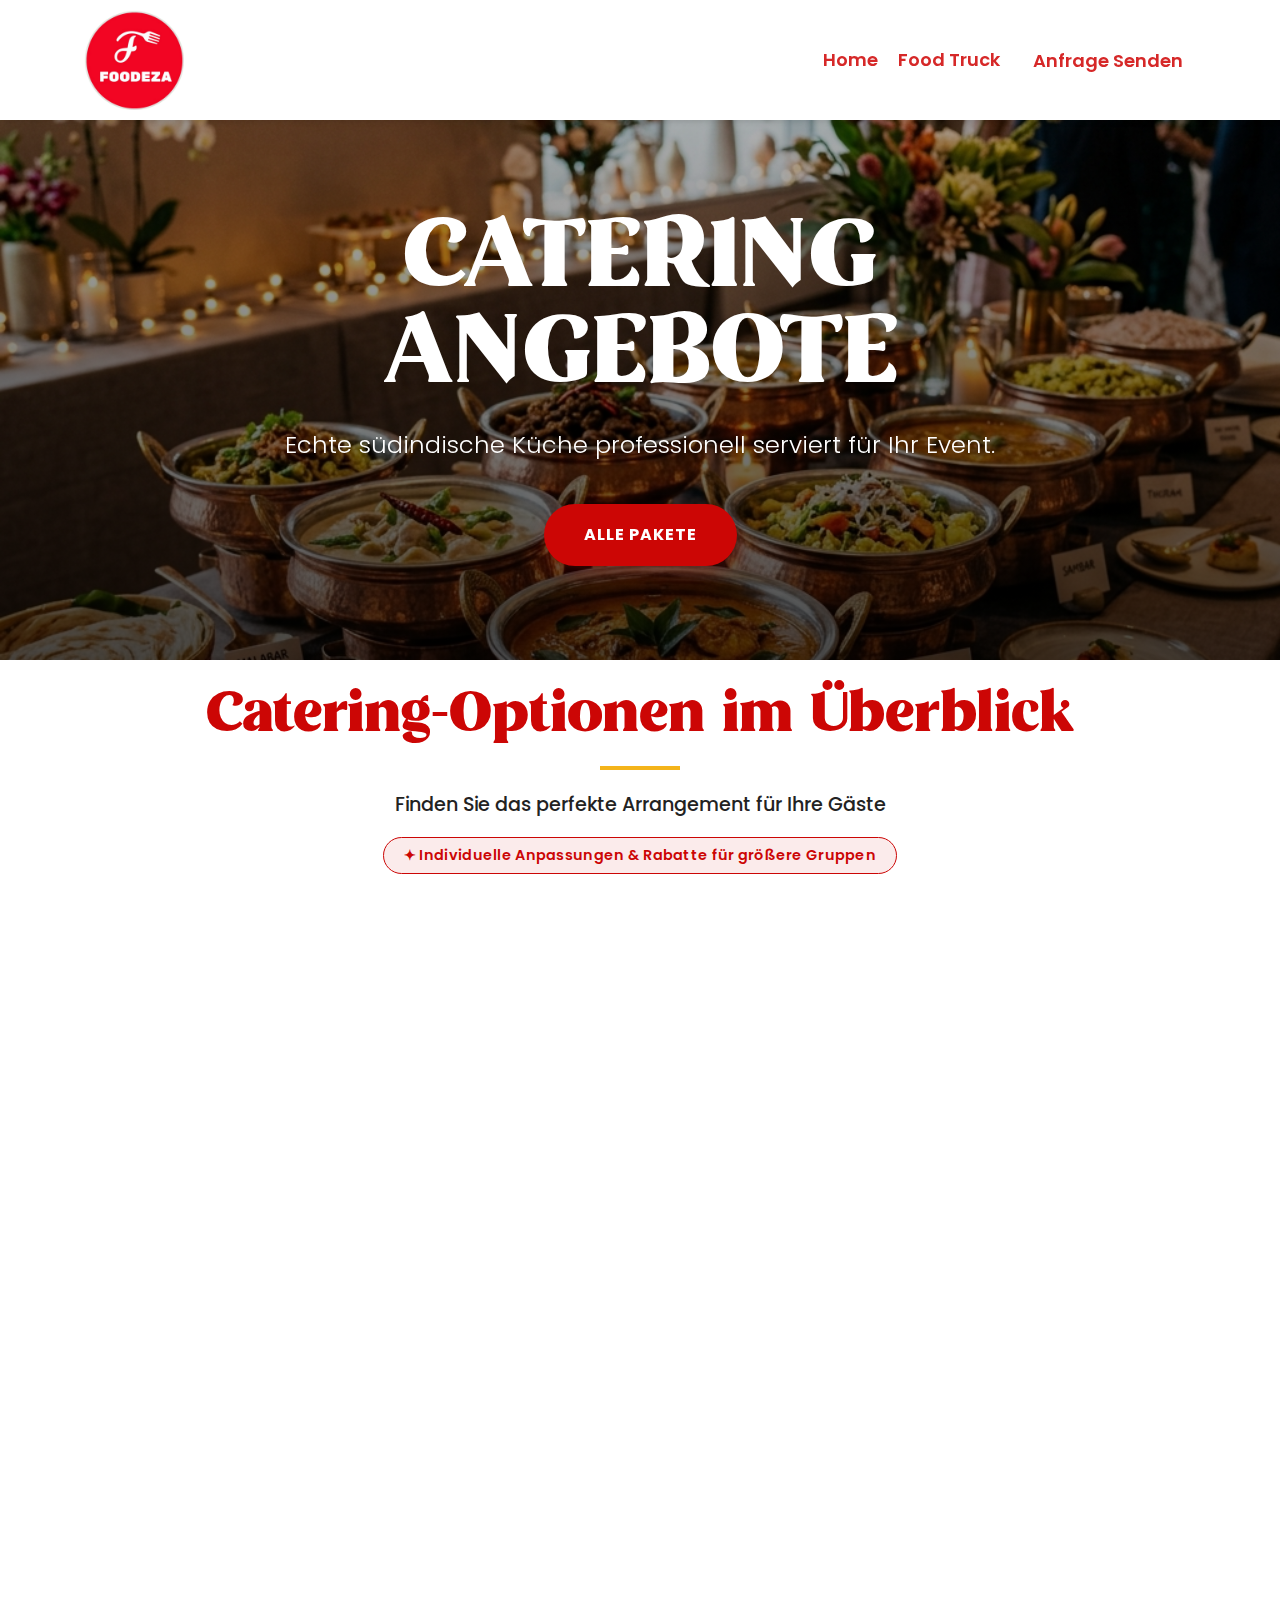
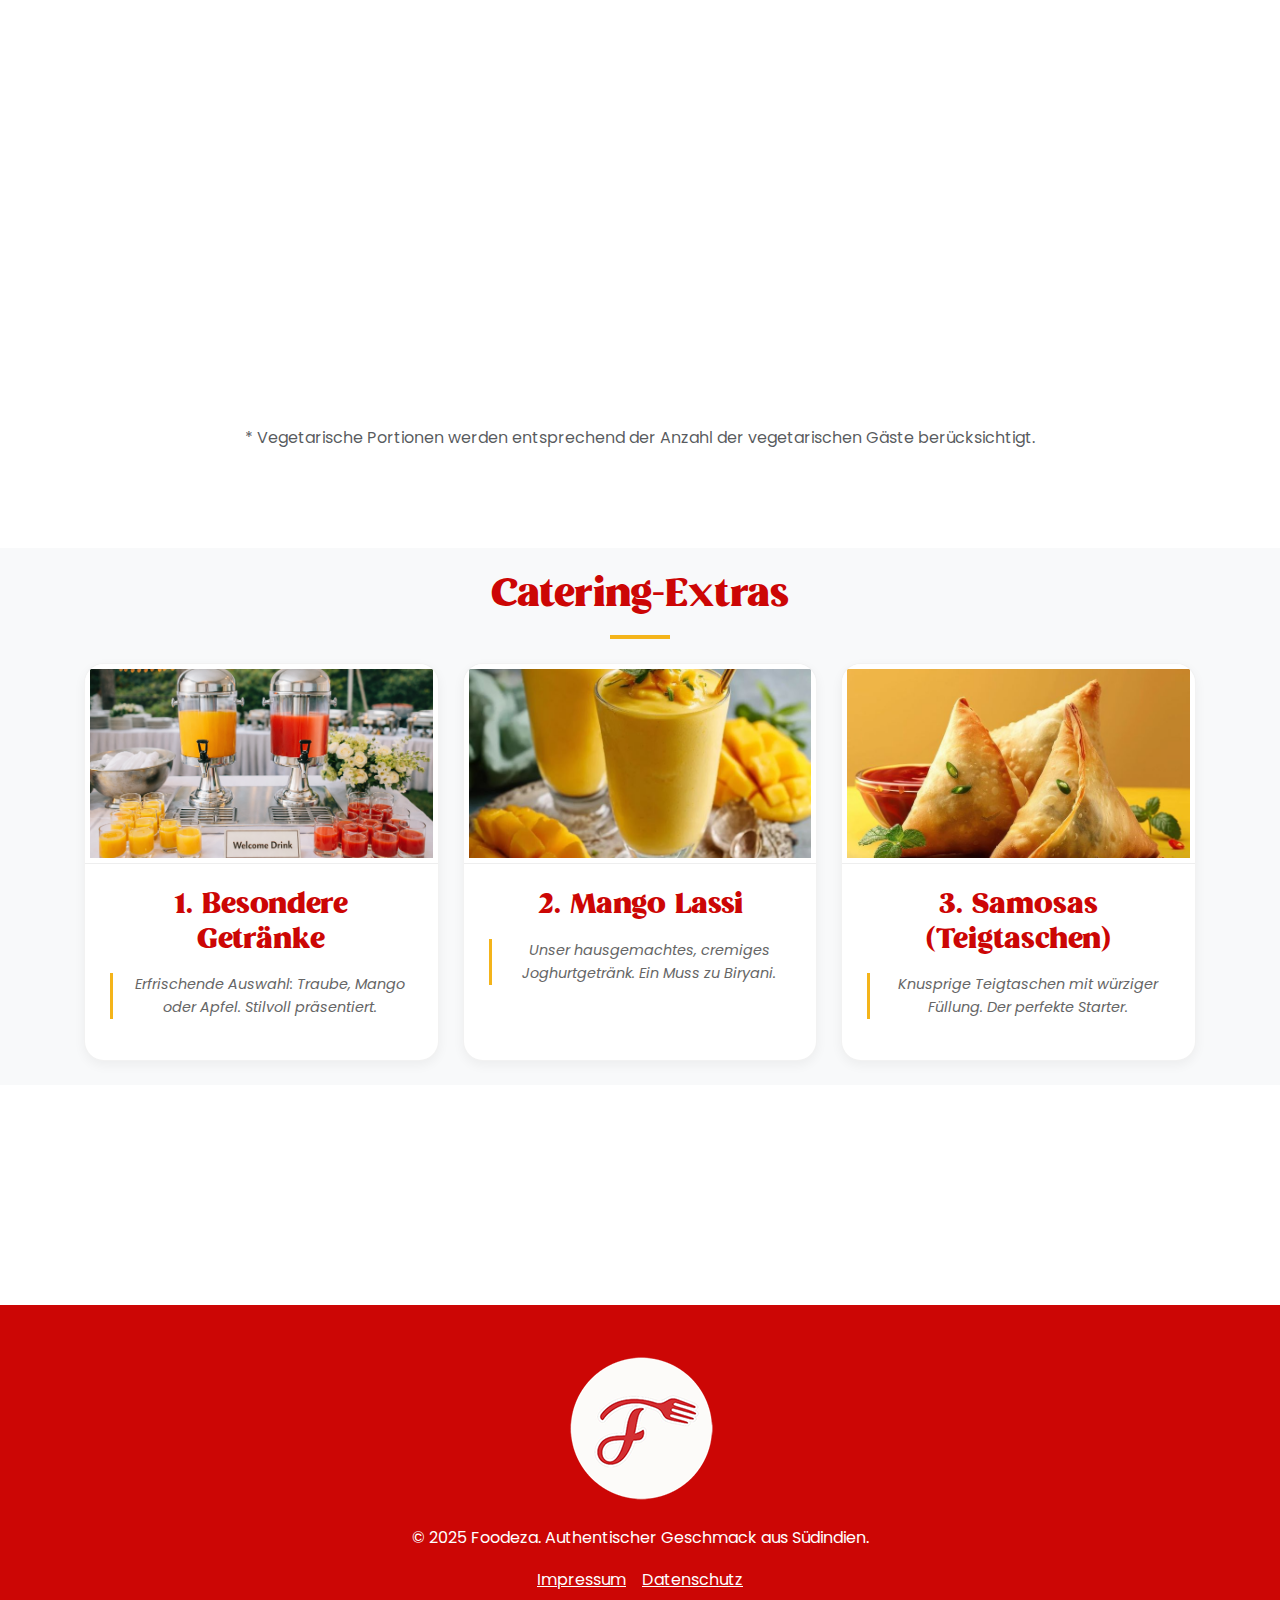
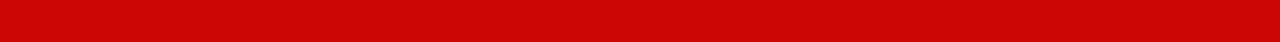
<file: catering/index.html>
<!DOCTYPE html>
<html lang="de">

<head>
    <meta charset="UTF-8">
    <meta name="viewport" content="width=device-width, initial-scale=1.0">
    <title>Catering Angebote | Foodeza</title>
    <meta name="description"
        content="Premium Catering von Foodeza: Authentische südindische Küche in Silver, Gold und Diamond Paketen. Perfekt für Firmen-Events, Hochzeiten und private Feiern.">
    <meta property="og:title" content="Exklusives Catering | Südindische Spezialitäten von Foodeza">
    <meta property="og:description"
        content="Wählen Sie aus unseren kuratierten Catering-Paketen. Authentische Aromen, professioneller Service.">
    <meta property="og:image" content="../images/catering_hero.png">
    <link rel="canonical" href="https://foodeza.de/catering/index.html">

    <!-- Fonts & Icons -->
    <link href="https://fonts.googleapis.com/css2?family=Poppins:wght@300;400;600;700;800&display=swap"
        rel="stylesheet">
    <link rel="stylesheet" href="https://cdnjs.cloudflare.com/ajax/libs/font-awesome/6.4.0/css/all.min.css">
    <link rel="stylesheet" href="https://unpkg.com/aos@next/dist/aos.css" />
    <link rel="icon" type="image/x-icon" href="../images/favicon.ico">

    <!-- Custom CSS -->
    <link rel="stylesheet" href="../css/style.css">
    <link rel="stylesheet" href="../css/bootstrap.5.3.7.css">
    <link rel="stylesheet" href="catering.css">
</head>

<body>

    <!-- Header -->
    <header class="header">
        <div class="container d-flex justify-content-between align-items-center">
            <div class="menu-center m-0">
                <a href="../index.html" title="Foodeza"><img class="main-logo" src="../images/foodeza_main_logo.png"
                        alt="Foodeza" style="max-width: 100px;" /></a>
            </div>
            <nav class="d-none d-lg-block">
                <ul class="menu-list mb-0">
                    <li><a href="../index.html">Home</a></li>
                    <li><a href="../foodtruck">Food Truck</a></li>
                    <li><a href="https://forms.gle/8ueUUB2KLP9kPpDHA" target="_blank"
                            class="btn btn-2 hover-slide-down"><span>Anfrage Senden</span></a></li>
                </ul>
            </nav>
        </div>
    </header>

    <!-- Hero Section -->
    <section class="catering-hero">
        <div class="hero-bg-desktop d-none d-md-block" style="background-image: url('../images/catering_hero.png');">
        </div>
        <div class="hero-bg-mobile d-md-none" style="background-image: url('../images/welcome_drinks_hero.png');"></div>
        <div class="hero-content" data-aos="fade-up">
            <h1>Catering Angebote</h1>
            <p>Echte südindische Küche professionell serviert für Ihr Event.</p>
            <a href="#offers" class="btn-premium">Alle Pakete</a>
        </div>
    </section>

    <!-- Packages Section -->
    <section id="offers" class="py-4">
        <div class="container">
            <div class="section-title">
                <h2>Catering-Optionen im Überblick</h2>
                <div class="divider"></div>
                <p>Finden Sie das perfekte Arrangement für Ihre Gäste</p>
                <p class="mt-3">
                    <span style="display: inline-block; background: rgba(204,6,5,0.08); border: 1.5px solid var(--primary-red); color: var(--primary-red); border-radius: 50px; padding: 6px 20px; font-size: 0.9rem; font-weight: 600; letter-spacing: 0.02em;">
                        ✦ Individuelle Anpassungen &amp; Rabatte für größere Gruppen
                    </span>
                </p>
            </div>



            <div class="packages-grid">
                <!-- Basic Selection -->
                <div class="package-card" data-aos="fade-up" data-aos-delay="100">

                    <h3>🌿 Basis</h3>
                    <p class="package-desc">Einfach. Begrenzte Auswahl.</p>
                    <ul class="package-features">
                        <li><strong>Vorspeise:</strong> Snacks Teller <small>(Cutlet, Samosa, Salat)</small></li>
                        <li><strong>Hauptgericht:</strong> Biryani (Chicken & Veg)</li>
                        <li><strong>Dessert:</strong> Mango Crema mit Eis</li>
                        <li><strong>Inklusive:</strong> Raita, indische Pickles & Papadam</li>
                    </ul>
                    <a href="https://docs.google.com/forms/d/e/1FAIpQLScETcjzCbGxSve4xb0D5eq-P-7_ea_l_bInjPaNt3oKUpyqaw/viewform?usp=pp_url&entry.ENTRY_ID_HERE=Basis+Paket" target="_blank" class="btn-premium btn-outline">Paket Anfragen</a>
                </div>

                <!-- Classic Buffet -->
                <div class="package-card premium" data-aos="fade-up" data-aos-delay="200">
                    <span class="package-badge">Unsere Empfehlung</span>

                    <h3>✨ Klassik</h3>
                    <p class="package-desc">Ausgewogen. Am beliebtesten.</p>
                    <ul class="package-features">
                        <li><strong>Vorspeise:</strong> Snacks Teller <small>(Cutlet, Samosa, Salat)</small></li>
                        <li><strong>Hähnchengericht:</strong> Butter Chicken</li>
                        <li><strong>Veggie-Gericht:</strong> Paneer Butter Masala</li>
                        <li><strong>Hauptgericht:</strong> Chicken Biryani</li>
                        <li><strong>Dessert:</strong> Gulab Jamun oder Mango Crema <small>(+ Eis)</small></li>
                        <li><strong>Inklusive:</strong> Raita, indische Pickles & Papadam <br> Naan, Rice</li>
                    </ul>
                    <a href="https://docs.google.com/forms/d/e/1FAIpQLScETcjzCbGxSve4xb0D5eq-P-7_ea_l_bInjPaNt3oKUpyqaw/viewform?usp=pp_url&entry.ENTRY_ID_HERE=Klassik+Paket" target="_blank" class="btn-premium">Paket Anfragen</a>
                </div>

                <!-- Premium Menu -->
                <div class="package-card" data-aos="fade-up" data-aos-delay="300">


                    <h3>👑 Premium</h3>
                    <p class="package-desc">Das volle Erlebnis. Inklusive Mango Lassi. Mehr Vielfalt.</p>
                    <ul class="package-features">
                        <li><strong>Gemischte Vorspeise</strong>
                            Special Snacks Teller <small>(Cutlet, Samosa, süßer traditioneller Snack &
                                Salat)</small><br>
                            Appam & Stew (Veg & Beef)
                        </li>
                        <li><strong>Hähnchengerichte</strong> Butter Chicken (mild)<br>Chili Chicken</li>
                        <li><strong>Veggie-Gerichte</strong> Paneer Butter Masala<br>Dal Spinat <small>(vegan)</small>
                        </li>
                        <li><strong>Premium Biryani:</strong> Chicken Biryani oder Prawn Biryani</li>
                        <li><strong>Dessert:</strong> Gulab Jamun mit Eis <br> Karotten-Halwa mit Eis</li>
                        <li><strong>Inklusive</strong>
                            - Raita, indische Pickles (z.B. Zitrone, Datteln) & Papadam<br>
                            - Naan, Rice<br> <br>
                            <strong style="color: var(--primary-red);">Mango Lassi für alle Gäste</strong>
                        </li>
                    </ul>
                    <a href="https://docs.google.com/forms/d/e/1FAIpQLScETcjzCbGxSve4xb0D5eq-P-7_ea_l_bInjPaNt3oKUpyqaw/viewform?usp=pp_url&entry.ENTRY_ID_HERE=Premium+Paket" target="_blank" class="btn-premium btn-outline">Paket Anfragen</a>
                </div>
            </div>



            <div class="text-center mt-5">
                <p class="text-muted italic">* Vegetarische Portionen werden entsprechend der Anzahl der vegetarischen
                    Gäste berücksichtigt.</p>
            </div>

            <!-- Centralized Menu Details, Add-ons & Comparison Toggle -->
            <div class="text-center mt-4" data-aos="fade-up">
                <div class="d-flex flex-wrap justify-content-center gap-3 align-items-center">
                    <a href="menu.html" class="btn-premium btn-outline"
                        style="border-radius: 50px; padding: 10px 30px; text-decoration: none;">
                        <i class="fas fa-utensils me-2"></i> Menü-Details ansehen
                    </a>
                    <a href="#addons" class="btn-premium btn-outline"
                        style="border-radius: 50px; padding: 10px 30px; text-decoration: none;">
                        <i class="fas fa-sparkles me-2"></i> Extras: Getränke & Snacks
                    </a>
                    <button id="btn-toggle-comparison" class="btn-premium btn-outline"
                        style="border-radius: 50px; padding: 10px 30px;">
                        <i class="fas fa-layer-group me-2"></i> Catering-Pakete im Vergleich
                    </button>
                </div>
            </div>
        </div>
    </section>

    <!-- Package Comparison Section -->
    <section id="comparison-section" class="bg-white py-4" style="display: none;">
        <div class="container">
            <div class="section-title text-center mb-4" data-aos="fade-up">
                <h2 style="font-family: var(--font-display); color: var(--primary-red); font-size: 2.5rem;">
                    Catering-Pakete im Vergleich</h2>
                <div class="divider" style="width: 60px; height: 4px; background: var(--gold); margin: 15px auto;">
                </div>
            </div>

            <div class="table-responsive" data-aos="fade-up">
                <table class="table comparison-table">
                    <thead>
                        <tr>
                            <th>Leistungen im Überblick</th>
                            <th class="text-center">Basis</th>
                            <th class="text-center highlight"
                                style="background: rgba(244,180,26,0.1) !important; color: var(--gold) !important; font-weight: 800; border: 2px solid var(--gold);">
                                Klassik ★</th>
                            <th class="text-center">Premium</th>
                        </tr>
                    </thead>
                    <tbody>
                        <tr>
                            <td><strong>Vorspeisen (Appetizers)</strong></td>
                            <td class="text-center">1 Sorte</td>
                            <td class="text-center highlight">1 Sorte (Wahl)</td>
                            <td class="text-center">2 Sorten (Mix)</td>
                        </tr>
                        <tr>
                            <td><strong>Hähnchengerichte</strong></td>
                            <td class="text-center">—</td>
                            <td class="text-center highlight">1 Sorte</td>
                            <td class="text-center">2 Sorten</td>
                        </tr>
                        <tr>
                            <td><strong>Veggie-Gerichte</strong></td>
                            <td class="text-center">—</td>
                            <td class="text-center highlight">1 Sorte</td>
                            <td class="text-center">2 Sorten</td>
                        </tr>
                        <tr>
                            <td><strong>Biryani (Hauptgericht)</strong></td>
                            <td class="text-center"><span class="table-check"><i class="fas fa-check"></i></span></td>
                            <td class="text-center highlight"><span class="table-check"><i
                                        class="fas fa-check"></i></span></td>
                            <td class="text-center"><span class="table-check"><i class="fas fa-check"></i></span>
                                (Premium)</td>
                        </tr>
                        <tr>
                            <td><strong>Beilagen (Bread/Rice)</strong></td>
                            <td class="text-center">—</td>
                            <td class="text-center highlight">Naan</td>
                            <td class="text-center">Naan + Reis</td>
                        </tr>
                        <tr>
                            <td><strong>Standards (Raita, Pickles, Papadam)</strong></td>
                            <td class="text-center"><span class="table-check"><i class="fas fa-check"></i></span>
                                Inklusive</td>
                            <td class="text-center highlight"><span class="table-check"><i
                                        class="fas fa-check"></i></span> Inklusive</td>
                            <td class="text-center"><span class="table-check"><i class="fas fa-check"></i></span>
                                Inklusive</td>
                        </tr>
                        <tr>
                            <td><strong>Dessert Vielfalt</strong></td>
                            <td class="text-center">1 Sorte (+ Eis)</td>
                            <td class="text-center highlight">Wahl aus 2</td>
                            <td class="text-center">Wahl aus 3</td>
                        </tr>
                        <tr>
                            <td><strong>Hausgemachtes Mango Lassi</strong></td>
                            <td class="text-center"><span class="table-cross"><i class="fas fa-plus"></i></span> Extra
                                buchbar</td>
                            <td class="text-center highlight"><span class="table-cross"><i
                                        class="fas fa-plus"></i></span> Extra buchbar</td>
                            <td class="text-center"><strong><span class="table-check"><i
                                            class="fas fa-check"></i></span> Inklusive</strong></td>
                        </tr>
                    </tbody>
                </table>
            </div>
        </div>
    </section>

    <!-- NEW Add-ons Section -->
    <section id="addons" class="bg-light py-4">
        <div class="container">
            <div class="section-title text-center mb-4">
                <h2 style="font-family: var(--font-display); color: var(--primary-red); font-size: 2.5rem;">
                    Catering-Extras</h2>
                <div class="divider" style="width: 60px; height: 4px; background: var(--gold); margin: 15px auto;">
                </div>
            </div>

            <div class="row g-4 justify-content-center">
                <!-- Special Drinks -->
                <div class="col-md-4">
                    <div class="dish-card flex-column text-center h-100">
                        <div class="dish-img">
                            <img src="../images/special_drinks.png" alt="Special Drinks">
                        </div>
                        <div class="dish-info w-100">
                            <h3>1. Besondere Getränke</h3>
                            <p class="desc-de">Erfrischende Auswahl: Traube, Mango oder Apfel. Stilvoll präsentiert.</p>

                        </div>
                    </div>
                </div>
                <!-- Mango Lassi -->
                <div class="col-md-4">
                    <div class="dish-card flex-column text-center h-100">
                        <div class="dish-img">
                            <img src="../images/lassi.jpg" alt="Mango Lassi">
                        </div>
                        <div class="dish-info w-100">
                            <h3>2. Mango Lassi</h3>
                            <p class="desc-de">Unser hausgemachtes, cremiges Joghurtgetränk. Ein Muss zu Biryani.</p>

                        </div>
                    </div>
                </div>
                <!-- Snacks - Samosa -->
                <div class="col-md-4">
                    <div class="dish-card flex-column text-center h-100">
                        <div class="dish-img">
                            <img src="../images/smosa.jpg" alt="Snacks Samosa">
                        </div>
                        <div class="dish-info w-100">
                            <h3>3. Samosas (Teigtaschen)</h3>
                            <p class="desc-de">Knusprige Teigtaschen mit würziger Füllung. Der perfekte Starter.</p>

                        </div>
                    </div>
                </div>
            </div>
        </div>
    </section>

    <!-- Call to Action Section -->
    <section class="py-4 bg-white text-center">
        <div class="container" data-aos="zoom-in">
            <h2 style="font-family: var(--font-display); color: var(--primary-red); font-size: 2.2rem;">Neugierig auf
                mehr?</h2>
            <p class="lead mb-4">Entdecken Sie alle Einzelheiten unserer Gerichte in unserem detaillierten Menü.</p>
            <div class="d-flex justify-content-center gap-3">
                <a href="menu.html" class="btn-premium">Menü-Details ansehen</a>
                <a href="https://forms.gle/8ueUUB2KLP9kPpDHA" target="_blank" class="btn-premium btn-outline">Direkte
                    Anfrage</a>
            </div>
        </div>
    </section>

    <!-- Footer -->
    <footer style="background-color: #cc0605; color: white; padding: 50px 0;">
        <div class="container text-center">
            <img src="../images/footer-logo.png" alt="Foodeza" style="max-width: 150px; margin-bottom: 20px;">
            <p>© 2025 Foodeza. Authentischer Geschmack aus Südindien.</p>
            <div class="d-flex justify-content-center gap-3">
                <a href="../imprint.html" class="text-white">Impressum</a>
                <a href="../privacy.html" class="text-white">Datenschutz</a>
            </div>
        </div>
    </footer>

    <!-- Scripts -->
    <script src="https://unpkg.com/aos@next/dist/aos.js"></script>
    <script>
        AOS.init({
            duration: 800,
            easing: 'ease-in-out',
            once: true
        });

        // Toggle Comparison Section
        document.getElementById('btn-toggle-comparison').addEventListener('click', function () {
            const section = document.getElementById('comparison-section');
            if (section.style.display === 'none') {
                section.style.display = 'block';
                this.innerHTML = '<i class="fas fa-times me-2"></i> Vergleich schließen';
                setTimeout(() => {
                    section.scrollIntoView({ behavior: 'smooth', block: 'start' });
                }, 50);
            } else {
                section.style.display = 'none';
                this.innerHTML = '<i class="fas fa-columns me-2"></i> Catering-Pakete im Vergleich';
                document.getElementById('offers').scrollIntoView({ behavior: 'smooth' });
            }
        });
    </script>
</body>

</html>
</file>
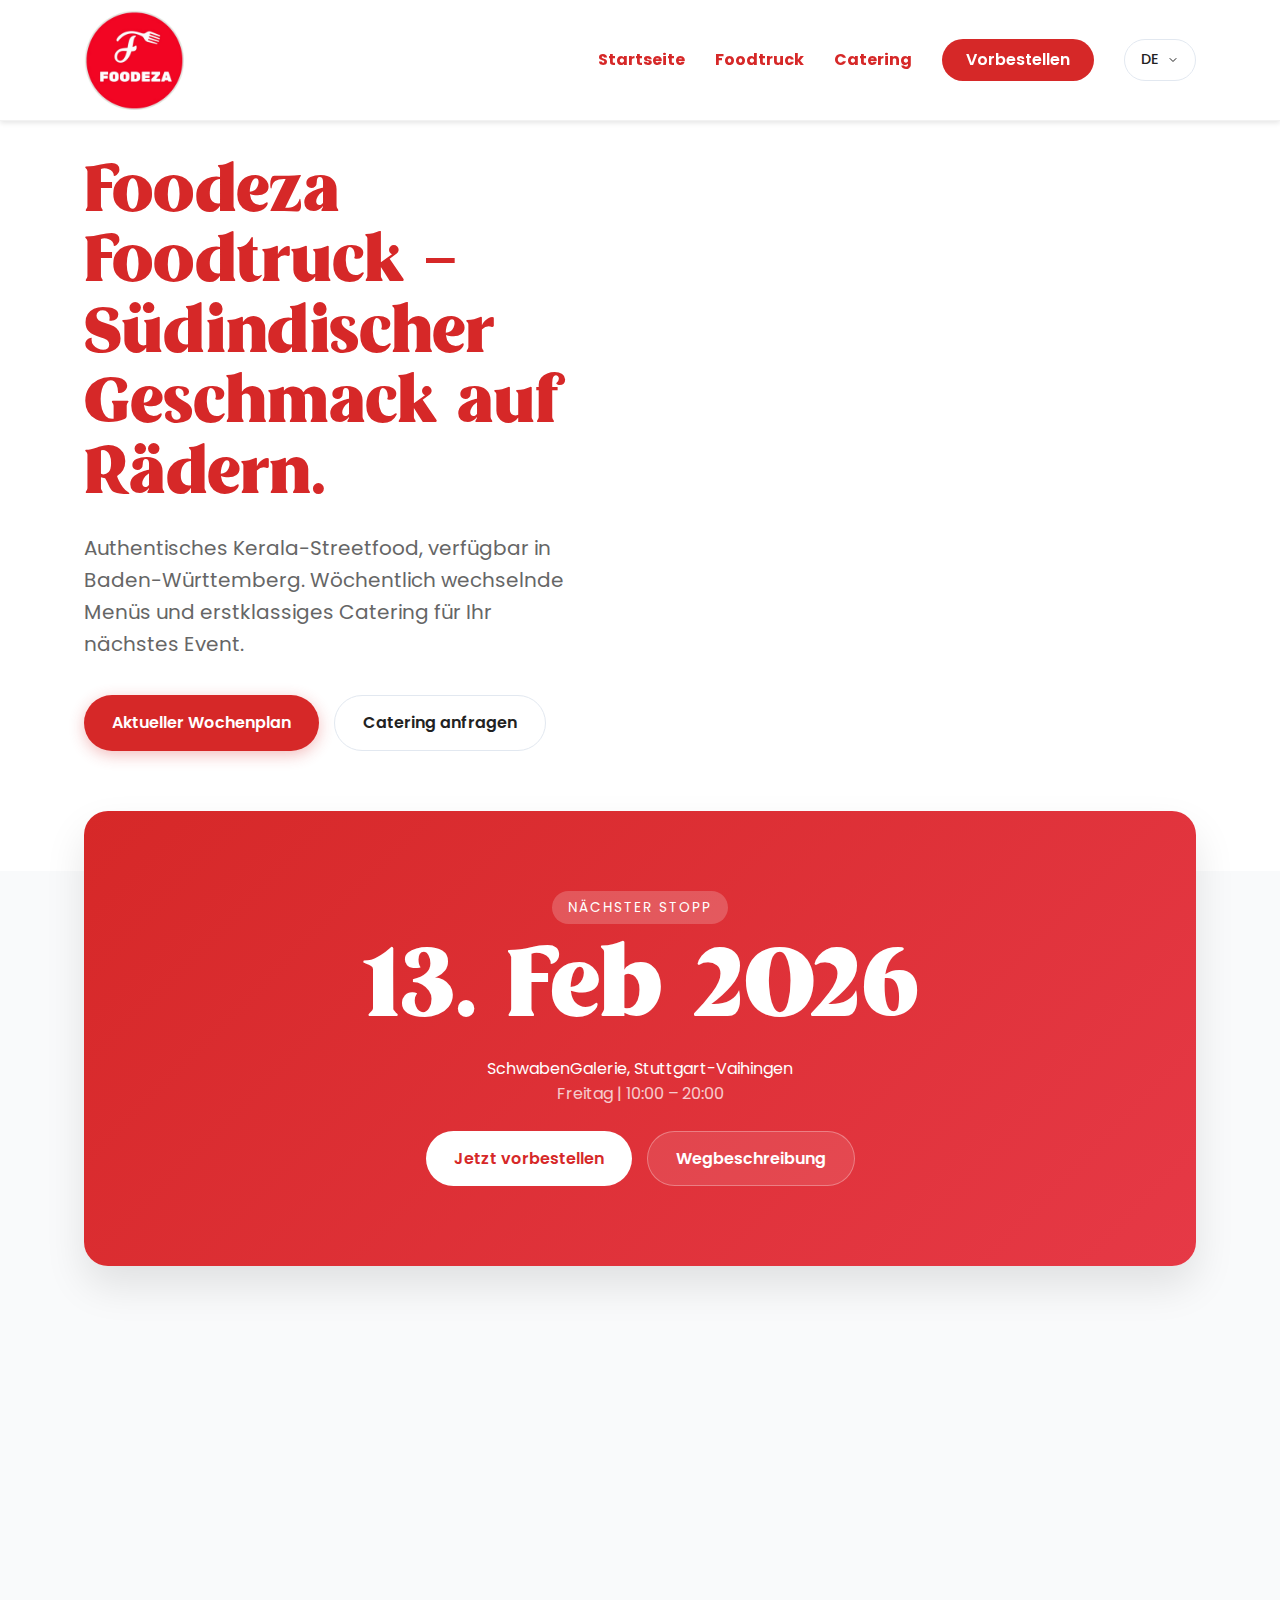
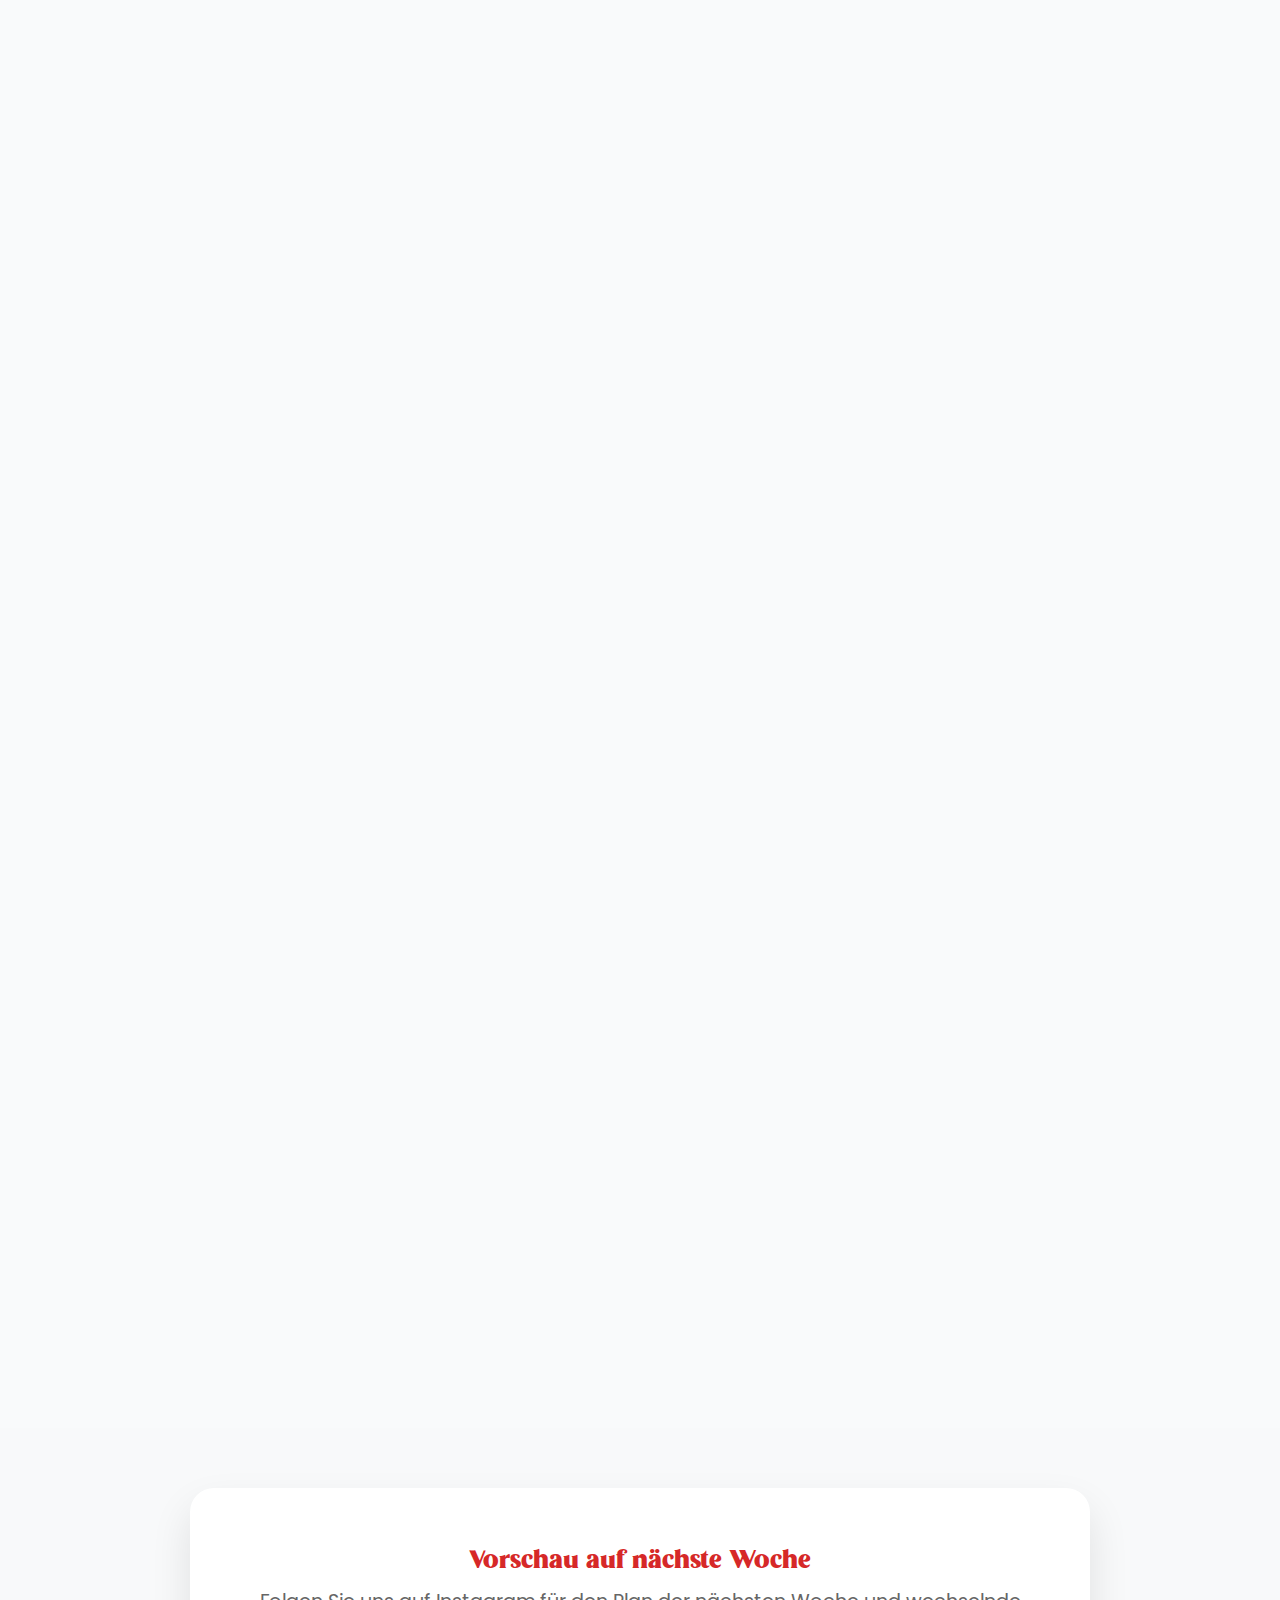
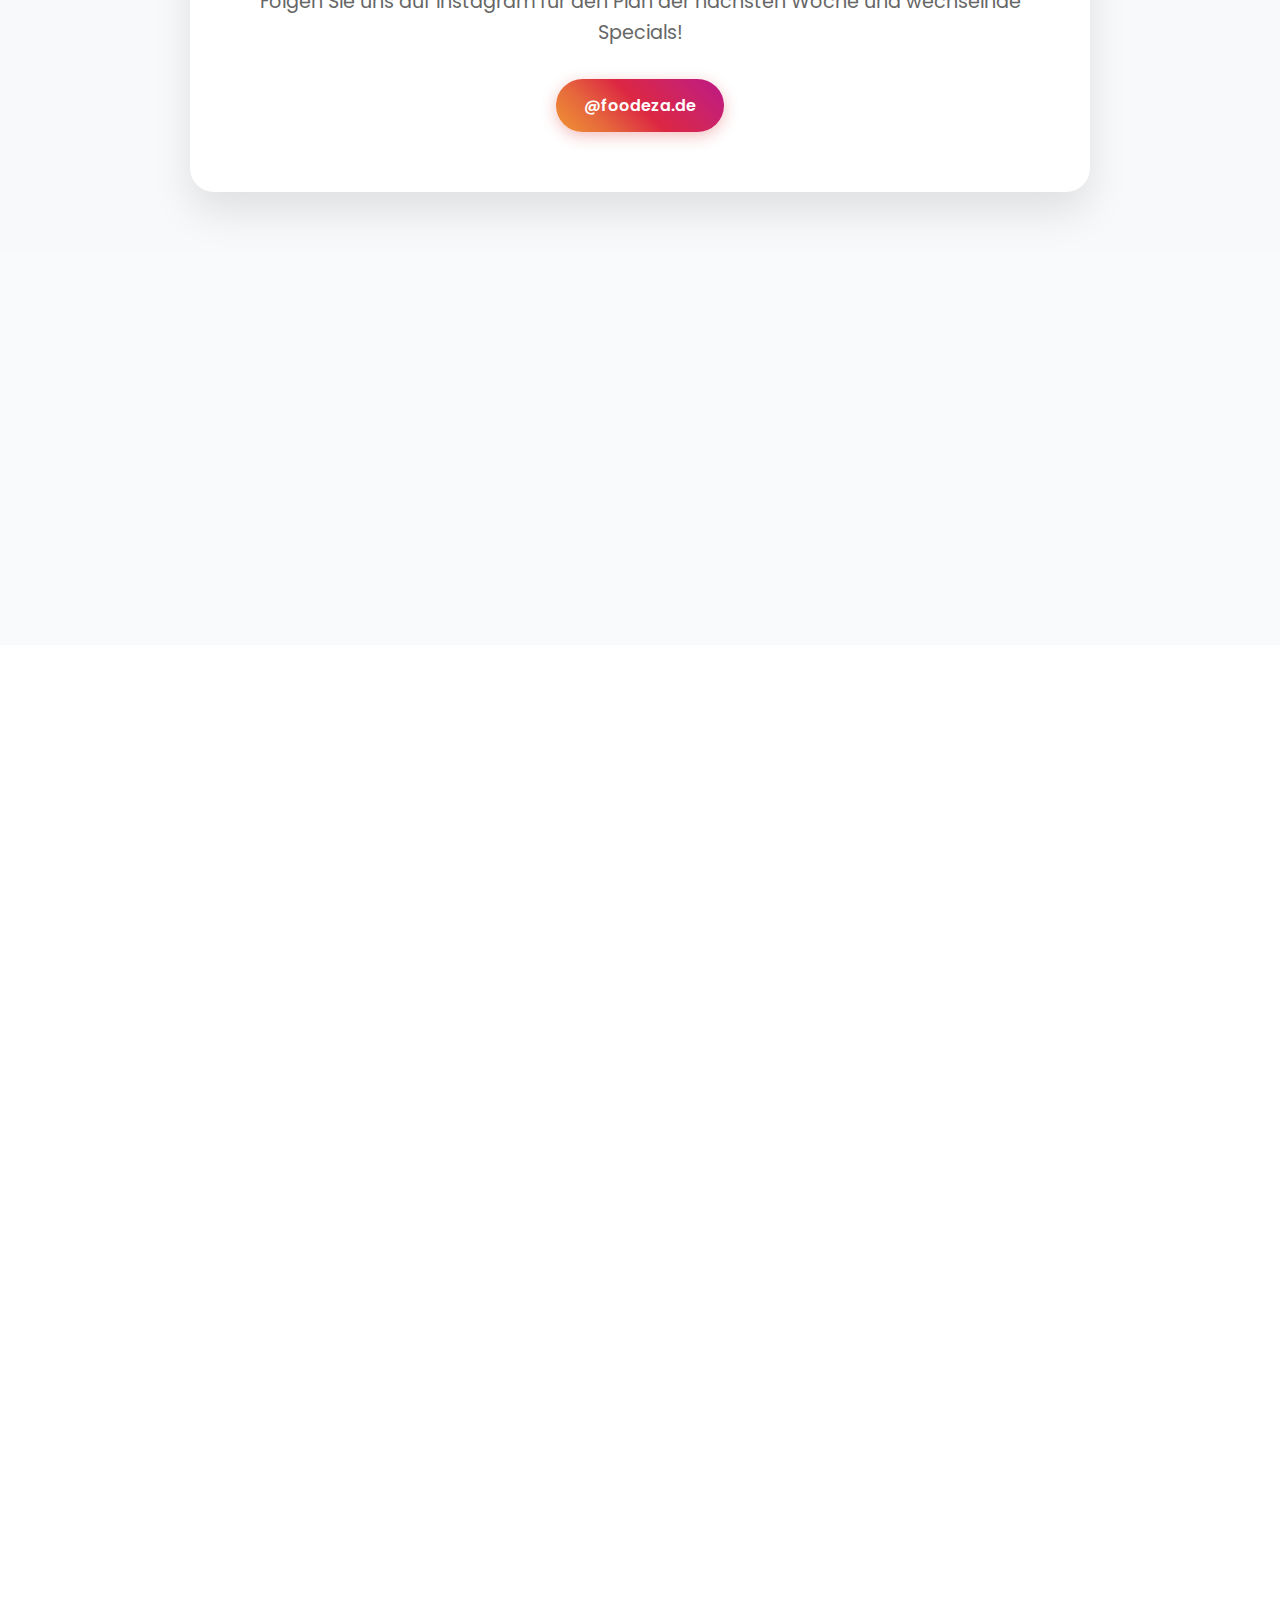
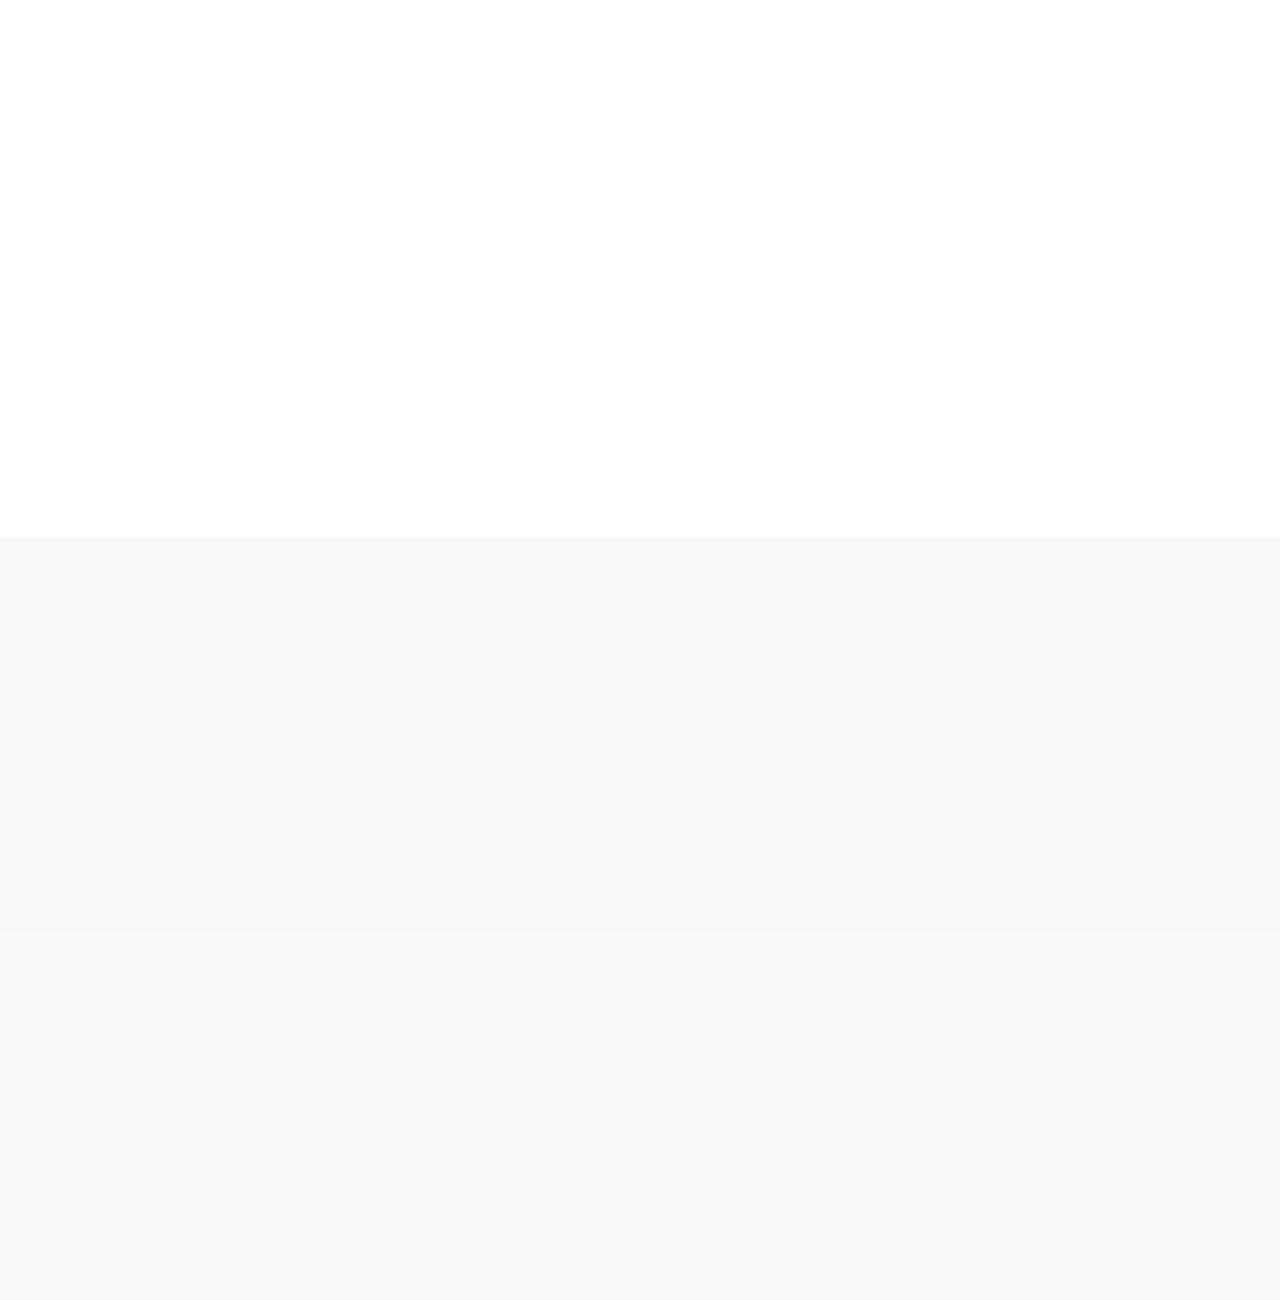
<file: foodtruck/index.html>
<!DOCTYPE html>
<html lang="de">

<head>
  <meta charset="UTF-8" />
  <meta name="viewport" content="width=device-width, initial-scale=1" />
  <title>Foodeza Foodtruck | Authentic Kerala Street Food in Germany</title>
  <meta name="description"
    content="Catch the Foodeza foodtruck in Baden-Württemberg! Authentic Kerala street food, rotating weekly menus, and premium catering for your events." />

  <!-- Favicon -->
  <link rel="icon" type="image/x-icon" href="../images/favicon.png">

  <!-- Fonts -->
  <link rel="preconnect" href="https://fonts.googleapis.com">
  <link rel="preconnect" href="https://fonts.gstatic.com" crossorigin>
  <link href="https://fonts.googleapis.com/css2?family=Poppins:wght@300;400;500;600;700&display=swap" rel="stylesheet">

  <!-- Stylesheets -->
  <link rel="stylesheet" href="../css/bootstrap.5.3.7.css" />
  <link rel="stylesheet" href="../css/style.css" />
  <link rel="stylesheet" href="../css/foodtruck.css" />
  <link rel="stylesheet" href="https://cdnjs.cloudflare.com/ajax/libs/font-awesome/6.4.0/css/all.min.css" />
</head>

<body>

  <!-- Navigation (Common from root) -->
  <header class="header">
    <div class="container d-flex justify-content-between align-items-center">
      <div class="header-logo">
        <a href="../index.html"><img src="../images/foodeza_main_logo.png" alt="Foodeza" style="max-width: 100px;"></a>
      </div>
      <nav class="d-none d-lg-block">
        <ul class="d-flex align-items-center mb-0" style="list-style: none; gap: 30px;">
          <li><a href="../index.html" class="text-decoration-none fw-bold"
              style="color: var(--primary-red);">Startseite</a>
          </li>
          <li><a href="index.html" class="text-decoration-none fw-bold" style="color: var(--primary-red);">Foodtruck</a>
          </li>
          <li><a href="../index.html#catering" class="text-decoration-none fw-bold"
              style="color: var(--primary-red);">Catering</a></li>
          <li><a href="https://forms.gle/yKW2ikriMtu1KQPw7" target="_blank"
              class="btn-ft btn-ft-primary py-2 px-4 shadow-none">Vorbestellen</a></li>
          <li class="lang-switcher">
            <a href="#" class="lang-btn">
              <span>DE</span>
              <svg width="12" height="12" viewBox="0 0 24 24" fill="none" stroke="currentColor" stroke-width="2"
                stroke-linecap="round" stroke-linejoin="round">
                <path d="m6 9 6 6 6-6" />
              </svg>
            </a>
            <div class="lang-dropdown">
              <a href="index.html" class="active">Deutsch (DE)</a>
              <a href="index-en.html">English (EN)</a>
            </div>
          </li>
        </ul>
      </nav>
    </div>
  </header>

  <!-- Hero Section -->
  <section class="hero">
    <div class="container hero-content">
      <div class="hero-text reveal-right">
        <h1>Foodeza Foodtruck – Südindischer Geschmack auf Rädern.</h1>
        <p>Authentisches Kerala-Streetfood, verfügbar in Baden-Württemberg. Wöchentlich wechselnde Menüs und
          erstklassiges Catering für Ihr nächstes Event.</p>
        <div class="btn-group">
          <a href="#next-event" class="btn-ft btn-ft-primary">Aktueller Wochenplan</a>
          <a href="https://forms.gle/yKW2ikriMtu1KQPw7" target="_blank" class="btn-ft btn-ft-secondary">Catering
            anfragen</a>
        </div>
      </div>
      <div class="hero-image reveal">
        <img src="../images/truck1.webp" alt="Foodeza Food Truck">
      </div>
    </div>
  </section>

  <!-- Streamlined Event & Schedule -->
  <section id="next-event" class="pt-0">
    <div id="schedule" style="position: absolute; top: -100px;"></div>
    <div class="container">
      <div class="next-schedule-highlight reveal-scale">
        <span class="badge-live">Nächster Stopp</span>
        <span class="next-schedule-date">13. Feb 2026</span>
        <span class="next-schedule-location">SchwabenGalerie, Stuttgart-Vaihingen</span>
        <span class="time d-block opacity-75 mb-4">Freitag | 10:00 – 20:00</span>
        <div class="mt-4 btn-group justify-content-center">
          <a href="https://forms.gle/yKW2ikriMtu1KQPw7" target="_blank" class="btn-ft shimmer-btn"
            style="border: none;">Jetzt vorbestellen</a>
          <a href="https://maps.app.goo.gl/uX7GfP6z6E4R6fXF7" target="_blank" class="btn-ft btn-ft-secondary"
            style="background: rgba(255,255,255,0.1); color: white; border: 1px solid rgba(255,255,255,0.3);">Wegbeschreibung</a>
        </div>
      </div>
    </div>
  </section>

  <!-- Menu Section -->
  <section id="menu">
    <div class="container">
      <div class="section-title reveal">
        <h2>Menü dieser Woche</h2>
        <p>Wir wechseln unsere Menükarte jede Woche. Aus unseren 5 Signature-Menüs bringen wir jede Woche 2–3 in den
          Truck, um Abwechslung zu bieten.</p>
      </div>
      <div class="menu-grid">
        <!-- Kerala Thali -->
        <div class="menu-card" data-aos="fade-up">
          <div class="menu-card-img-wrapper">
            <img src="images/thali.png" alt="Kerala Thali" class="menu-card-img">
          </div>
          <div class="menu-card-content">
            <div class="dietary-badge veg"><i></i>Kerala Thali</div>
            <span class="menu-card-tag">Option: Vegetarisch / Mit Hähnchen</span>
            <h3>Gesunder südindischer Teller</h3>
            <p class="course-desc mb-2">Teller mit süßen & milden Currys</p>
            <p class="course-desc mb-2">Enthält:</p>
            <ul class="course-desc list-unstyled" style="font-size: 0.85rem;">
              <li>• Basmatireis & Papadam</li>
              <li>• Hähnchen- oder Gemüse-Curry</li>
              <li>• Linsencurry (Dal) & Kokos-Kohl-Wok</li>
              <li>• Rote-Bete-Joghurt (Pachadi)</li>
              <li>• Süßes Mango-Joghurt-Curry</li>
              <li>• Raita (Indischer Joghurt-Salat)</li>
            </ul>
          </div>
        </div>
        <!-- Biriyani -->
        <div class="menu-card" data-aos="fade-up" data-aos-delay="100">
          <div class="menu-card-img-wrapper">
            <img src="images/biriyani.png" alt="Chicken Biryani" class="menu-card-img">
          </div>
          <div class="menu-card-content">
            <div class="dietary-badge non-veg"><i></i>Kerala Biryani</div>
            <span class="menu-card-tag">Option: Vegetarisch / Mit Hähnchen</span>
            <h3>Berühmtes südindisches Biryani</h3>
            <p class="course-desc mb-2">Reich an Aromen und Gewürzen</p>
            <p class="course-desc mb-2">Enthält:</p>
            <ul class="course-desc list-unstyled" style="font-size: 0.85rem;">
              <li>• Aromatischer Basmati-Biryani-Reis</li>
              <li>• Papadam & Indisches Pickle</li>
              <li>• Hähnchen- oder Gemüse-Curry</li>
              <li>• Raita (Indischer Joghurt-Salat)</li>
              <li>• Optional: Linsencurry</li>
            </ul>
          </div>
        </div>
        <!-- Porotta Wrap -->
        <div class="menu-card" data-aos="fade-up" data-aos-delay="200">
          <div class="menu-card-img-wrapper">
            <img src="images/wrap.png" alt="Kerala Porotta Wrap" class="menu-card-img">
          </div>
          <div class="menu-card-content">
            <div class="dietary-badge non-veg"><i></i>Porotta Wrap</div>
            <span class="menu-card-tag">Option: Vegetarisch / Mit Hähnchen</span>
            <h3>Leckerer Curry Wrap mit südindischem Brot</h3>
            <p class="course-desc mb-2">Saftig und mild gewürzt</p>
            <p class="course-desc mb-2">Enthält:</p>
            <ul class="course-desc list-unstyled" style="font-size: 0.85rem;">
              <li>• Kerala porotta (flockiges Fladenbrot)</li>
              <li>• Mildes Hähnchen-Curry</li>
              <li>• Zwiebel-Tomaten-Masala</li>
              <li>• Frischer Salat (Gurke, Tomate)</li>
              <li>• Spezial-Sauce</li>
            </ul>
          </div>
        </div>
      </div>
      <div class="mt-5 text-center reveal">
        <a href="../files/menu-foodtruck.pdf" target="_blank" class="btn-ft btn-ft-primary">Gesamtes Menü ansehen
          (PDF)</a>
      </div>
    </div>
  </section>

  <!-- Next Week Sneak Peek -->
  <section class="bg-light">
    <div class="container text-center">
      <div class="cta-banner">
        <h2 style="font-size: 1.5rem; margin-bottom: 10px;">Vorschau auf nächste Woche</h2>
        <p>Folgen Sie uns auf Instagram für den Plan der nächsten Woche und wechselnde Specials!</p>
        <a href="https://instagram.com/foodeza.de/" target="_blank" class="btn-ft btn-ft-primary"
          style="background: linear-gradient(45deg, #f09433, #e6683c, #dc2743, #cc2366, #bc1888);">@foodeza.de</a>
      </div>
    </div>
  </section>

  <!-- Pre-Order & Catering Section -->
  <section id="booking" class="reveal">
    <div class="container d-flex flex-column align-items-center">
      <div class="section-title">
        <h2>Lust auf einen Vorgeschmack auf Kerala?</h2>
        <p>Vermeiden Sie Warteschlangen durch Vorbestellung oder buchen Sie unseren Truck für Ihr privates Event.</p>
      </div>
      <div class="btn-group mb-5">
        <a href="https://forms.gle/yKW2ikriMtu1KQPw7" target="_blank" class="btn-ft btn-ft-primary">Vorbestellung zur
          Abholung</a>
        <a href="https://forms.gle/yKW2ikriMtu1KQPw7" target="_blank" class="btn-ft btn-ft-secondary">Catering-Angebot
          anfordern</a>
      </div>
    </div>
  </section>

  <!-- Gallery Section -->
  <section id="gallery" class="bg-white">
    <div class="container">
      <div class="section-title reveal">
        <h2>Foodtruck-Momente</h2>
      </div>
      <div class="gallery-grid">
        <div class="gallery-item large" data-aos="zoom-in" data-aos-delay="0"><img src="images/instagram/1.png"
            alt="Foodtruck Moment 1"></div>
        <div class="gallery-item" data-aos="zoom-in" data-aos-delay="100"><img src="images/instagram/2.png"
            alt="Foodtruck Moment 2"></div>
        <div class="gallery-item tall" data-aos="zoom-in" data-aos-delay="200"><img src="images/instagram/3.png"
            alt="Foodtruck Moment 3"></div>
        <div class="gallery-item wide" data-aos="zoom-in" data-aos-delay="300"><img src="images/instagram/4.png"
            alt="Foodtruck Moment 4"></div>
        <div class="gallery-item" data-aos="zoom-in" data-aos-delay="400"><img src="images/instagram/5.png"
            alt="Foodtruck Moment 5"></div>
        <div class="gallery-item large" data-aos="zoom-in" data-aos-delay="500"><img src="images/instagram/6.png"
            alt="Foodtruck Moment 6"></div>
        <div class="gallery-item" data-aos="zoom-in" data-aos-delay="600"><img src="images/instagram/7.png"
            alt="Foodtruck Moment 7"></div>
        <div class="gallery-item wide" data-aos="zoom-in" data-aos-delay="700"><img src="images/instagram/8.png"
            alt="Foodtruck Moment 8"></div>
        <div class="gallery-item" data-aos="zoom-in" data-aos-delay="800"><img src="images/instagram/9.png"
            alt="Foodtruck Moment 9"></div>
        <div class="gallery-item tall" data-aos="zoom-in" data-aos-delay="900"><img src="images/instagram/10.png"
            alt="Foodtruck Moment 10"></div>
        <div class="gallery-item" data-aos="zoom-in" data-aos-delay="1000"><img src="images/instagram/11.png"
            alt="Foodtruck Moment 11"></div>
        <div class="gallery-item" data-aos="zoom-in" data-aos-delay="1100"><img src="images/instagram/12.png"
            alt="Foodtruck Moment 12"></div>
        <div class="gallery-item large" data-aos="zoom-in" data-aos-delay="1200"><img src="images/instagram/13.png"
            alt="Foodtruck Moment 13"></div>
        <div class="gallery-item" data-aos="zoom-in" data-aos-delay="1300"><img src="images/instagram/14.png"
            alt="Foodtruck Moment 14"></div>
        <div class="gallery-item wide" data-aos="zoom-in" data-aos-delay="1400"><img src="images/instagram/15.png"
            alt="Foodtruck Moment 15"></div>
        <div class="gallery-item" data-aos="zoom-in" data-aos-delay="1500"><img src="images/instagram/16.png"
            alt="Foodtruck Moment 16"></div>
      </div>
    </div>
  </section>

  <!-- Social Proof -->
  <section class="bg-light">
    <div class="container">
      <div class="section-title reveal">
        <h2>Was unsere Kunden sagen</h2>
      </div>
      <div class="testimonial-grid reveal">
        <div class="testimonial-card">
          <p>"Bestes Kerala-Essen in Deutschland! Das Biriyani schmeckt genau wie zu Hause."</p>
          <span>— Rahul G.</span>
        </div>
        <div class="testimonial-card">
          <p>"Super Thali, unbedingt probieren!"</p>
          <span>— Sarah M.</span>
        </div>
        <div class="testimonial-card">
          <p>"Ich liebe das wöchentlich wechselnde Menü. Die Porotta-Wraps muss man probiert haben."</p>
          <span>— Thomas K.</span>
        </div>
      </div>
    </div>
  </section>

  <!-- Footer CTA -->
  <footer class="py-5 reveal" style="background: var(--text-dark); color: white;">
    <div class="container text-center">
      <div class="section-title mb-4">
        <h2 style="color: white;">Folgen Sie dem Truck. Genießen Sie die Woche.</h2>
      </div>
      <div class="btn-group justify-content-center mb-5">
        <a href="#next-event" class="btn-ft btn-ft-primary">Wochenplan ansehen</a>
        <a href="https://forms.gle/yKW2ikriMtu1KQPw7" target="_blank" class="btn-ft btn-ft-secondary"
          style="background: transparent; color: white;">Jetzt vorbestellen</a>
      </div>
      <div class="social-icons d-flex justify-content-center gap-4 mb-4">
        <a href="https://instagram.com/foodeza.de/" target="_blank" class="social-btn instagram"><i
            class="fab fa-instagram"></i></a>
        <a href="https://www.facebook.com/profile.php?id=61576927270257" target="_blank" class="social-btn facebook"><i
            class="fab fa-facebook-f"></i></a>
        <a href="https://www.youtube.com/@Foodeza_de" target="_blank" class="social-btn youtube"><i
            class="fab fa-youtube"></i></a>
      </div>
      <p class="mb-0 opacity-50">&copy; 2025 Foodeza. Authentisches Kerala Streetfood auf Rädern.</p>
    </div>
  </footer>

  <!-- Scripts -->
  <script src="../js/jquery.js"></script>
  <script src="../js/bootstrap.5.3.7.js"></script>
  <script>
    // Scroll Reveal Animation
    const observerOptions = {
      threshold: 0.15
    };

    const observer = new IntersectionObserver((entries) => {
      entries.forEach(entry => {
        if (entry.isIntersecting) {
          entry.target.classList.add('active');
          entry.target.classList.add('aos-animate');
        }
      });
    }, observerOptions);

    document.querySelectorAll('.reveal, .reveal-right, .reveal-scale, [data-aos]').forEach(el => {
      observer.observe(el);
    });

    // Premium 3D Tilt Effect for Menu Cards
    const cards = document.querySelectorAll('.menu-card');
    cards.forEach(card => {
      card.addEventListener('mousemove', e => {
        const rect = card.getBoundingClientRect();
        const x = e.clientX - rect.left;
        const y = e.clientY - rect.top;
        const centerX = rect.width / 2;
        const centerY = rect.height / 2;
        const rotateX = (y - centerY) / 20;
        const rotateY = (centerX - x) / 20;
        card.style.transform = `perspective(1000px) rotateX(${rotateX}deg) rotateY(${rotateY}deg) scale3d(1.02, 1.02, 1.02)`;
      });

      card.addEventListener('mouseleave', () => {
        card.style.transform = `perspective(1000px) rotateX(0deg) rotateY(0deg) scale3d(1, 1, 1)`;
      });
    });
  </script>
</body>

</html>
</file>
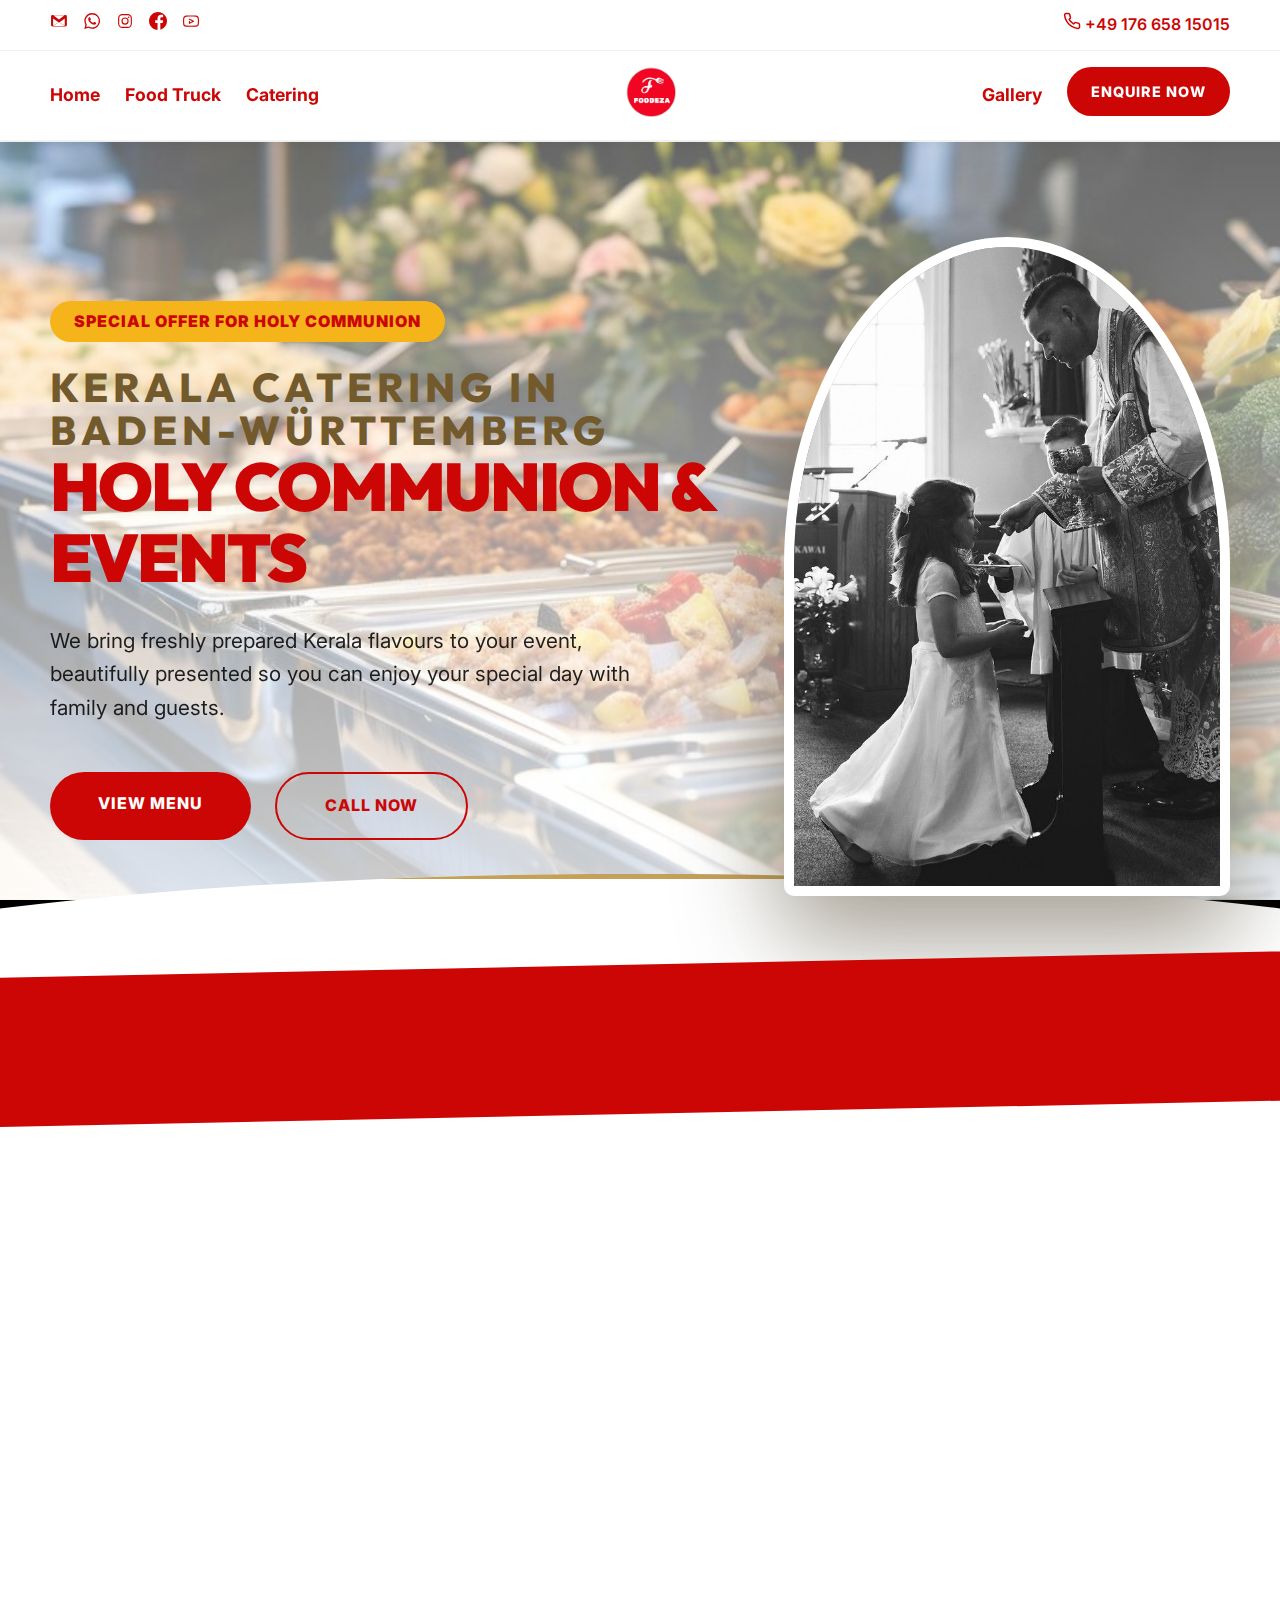
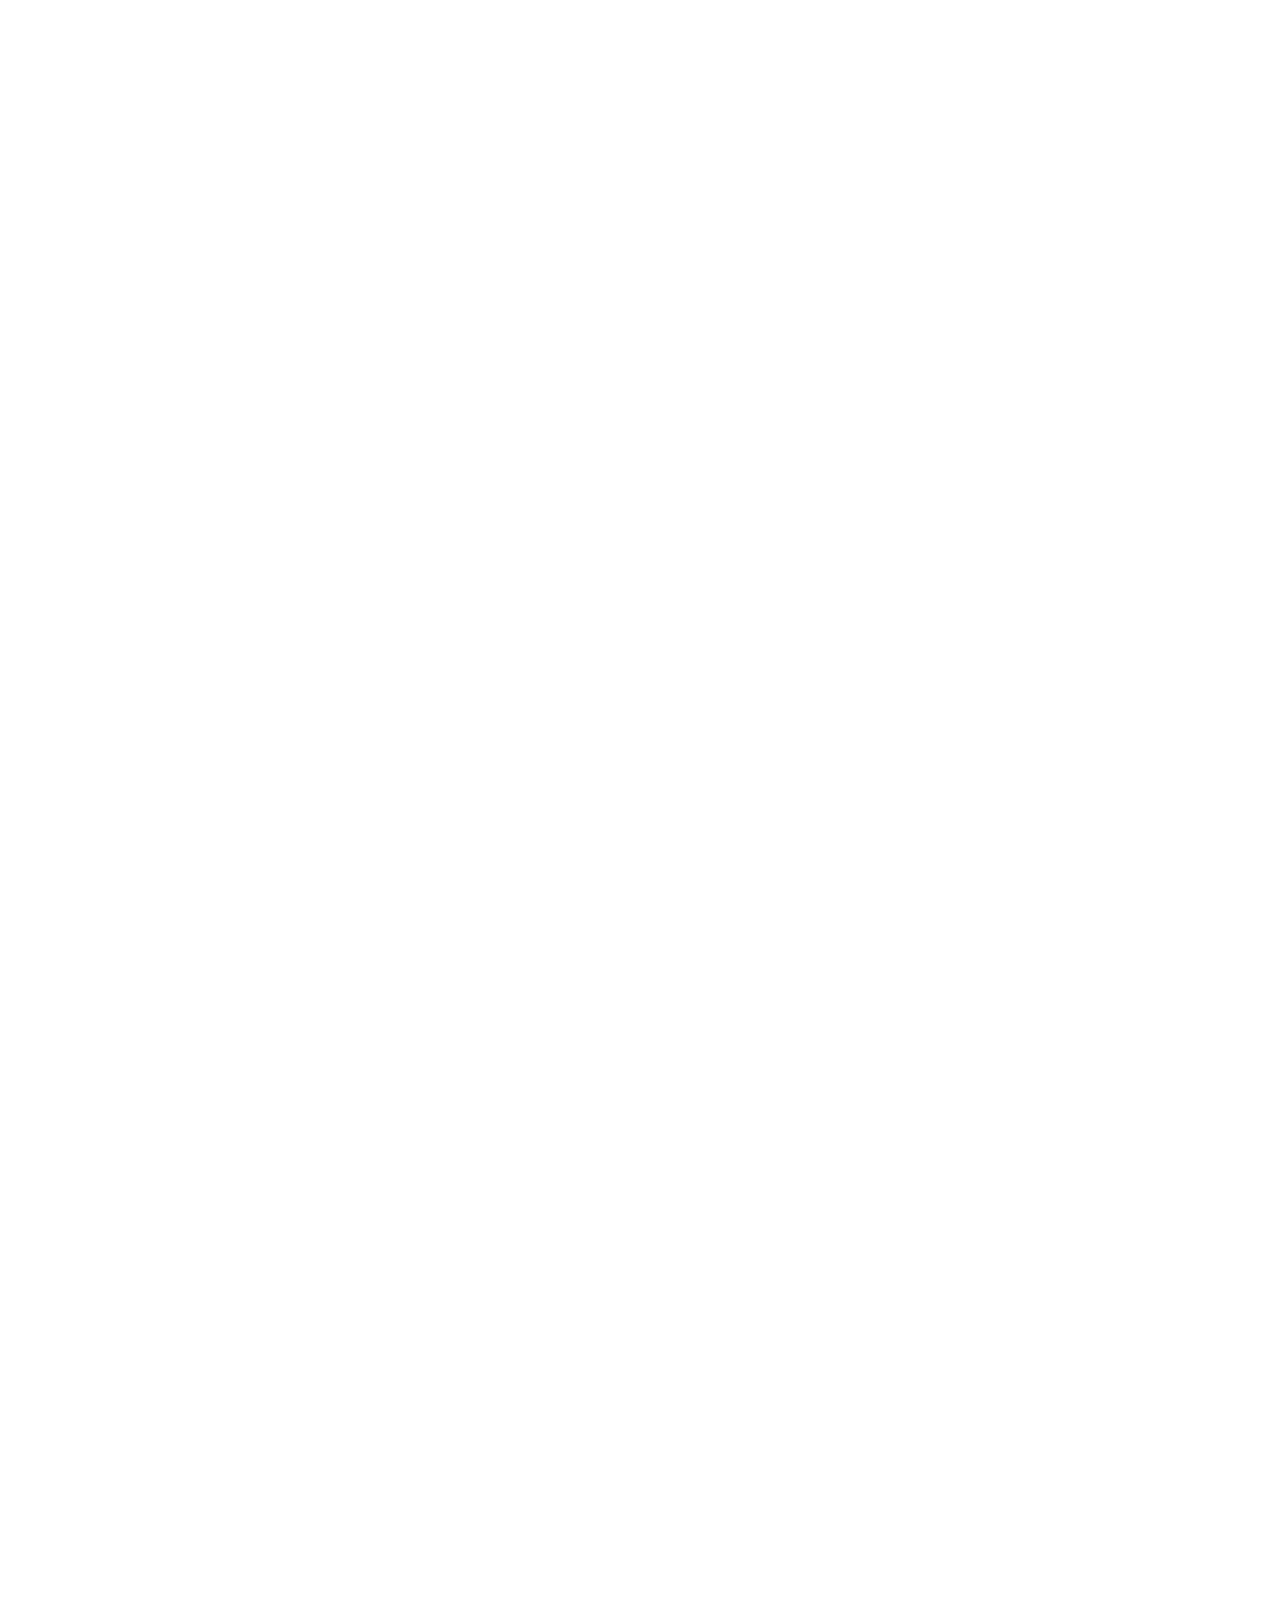
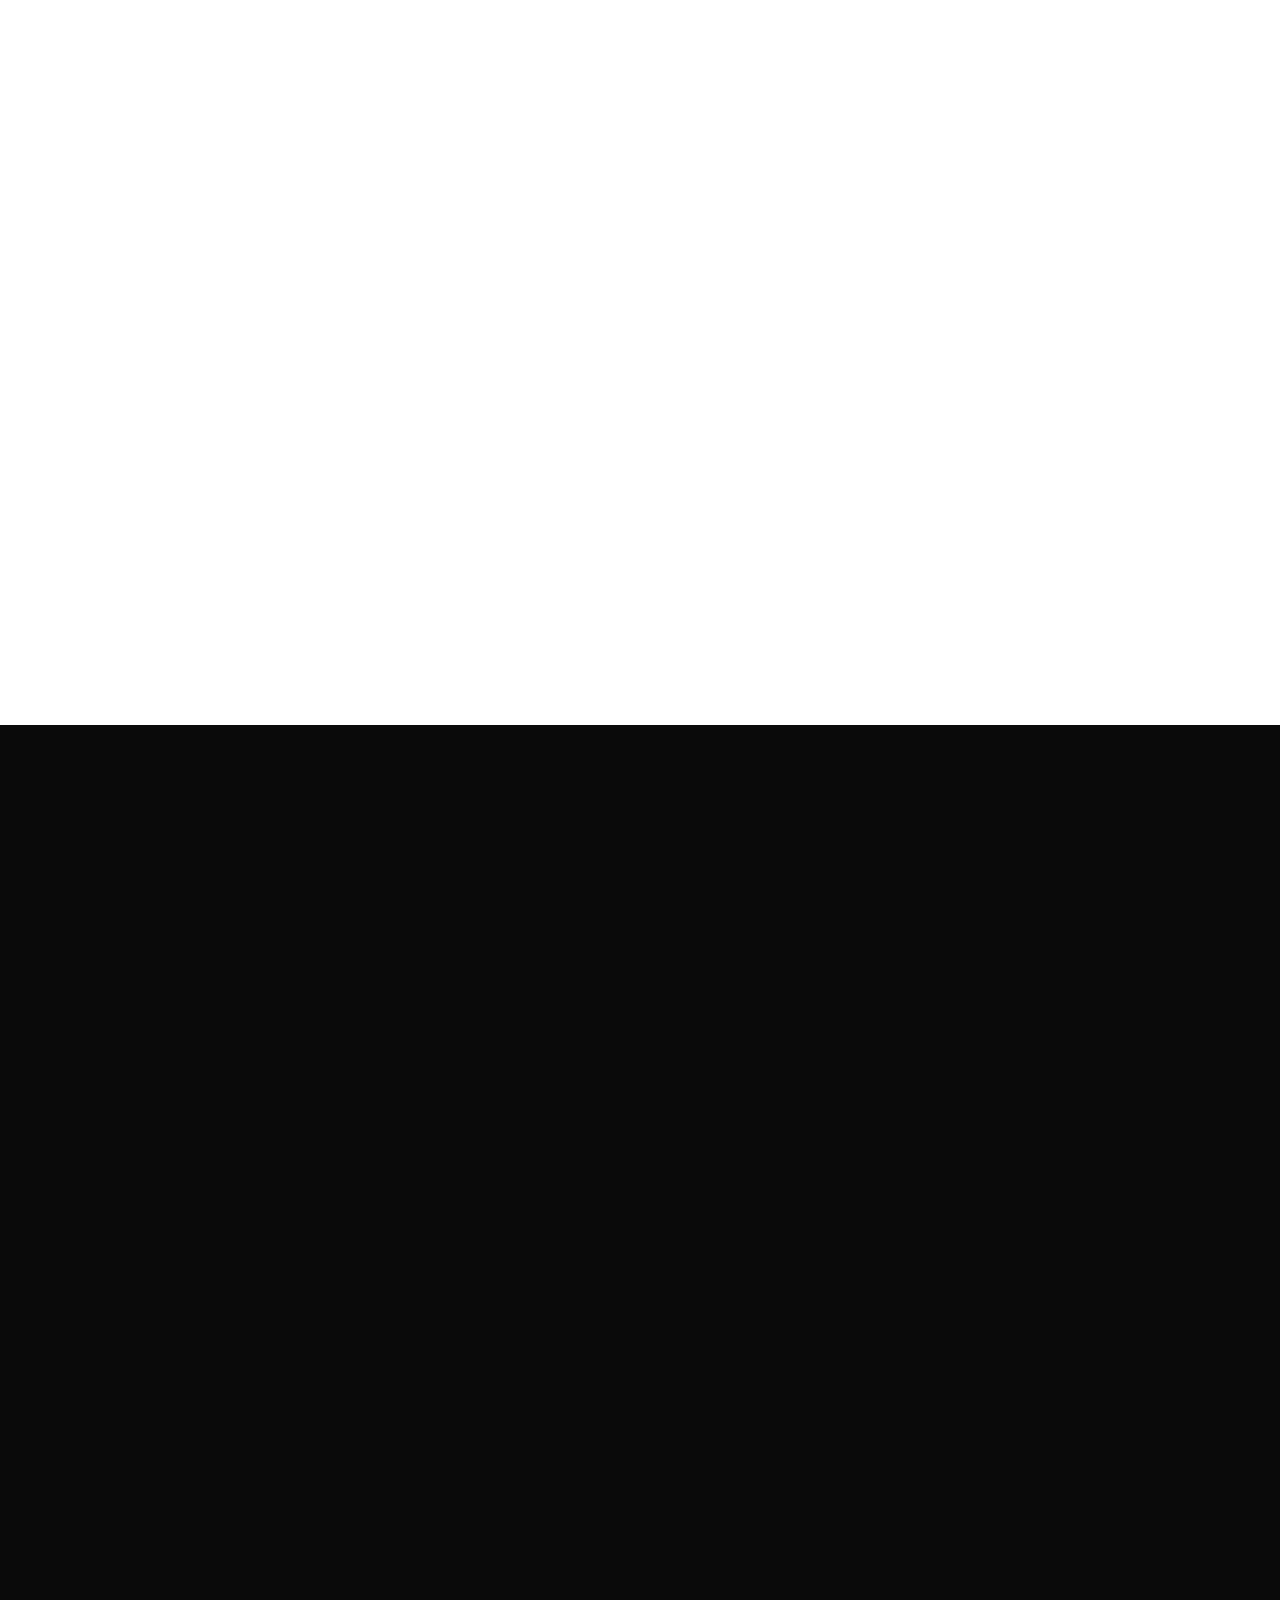
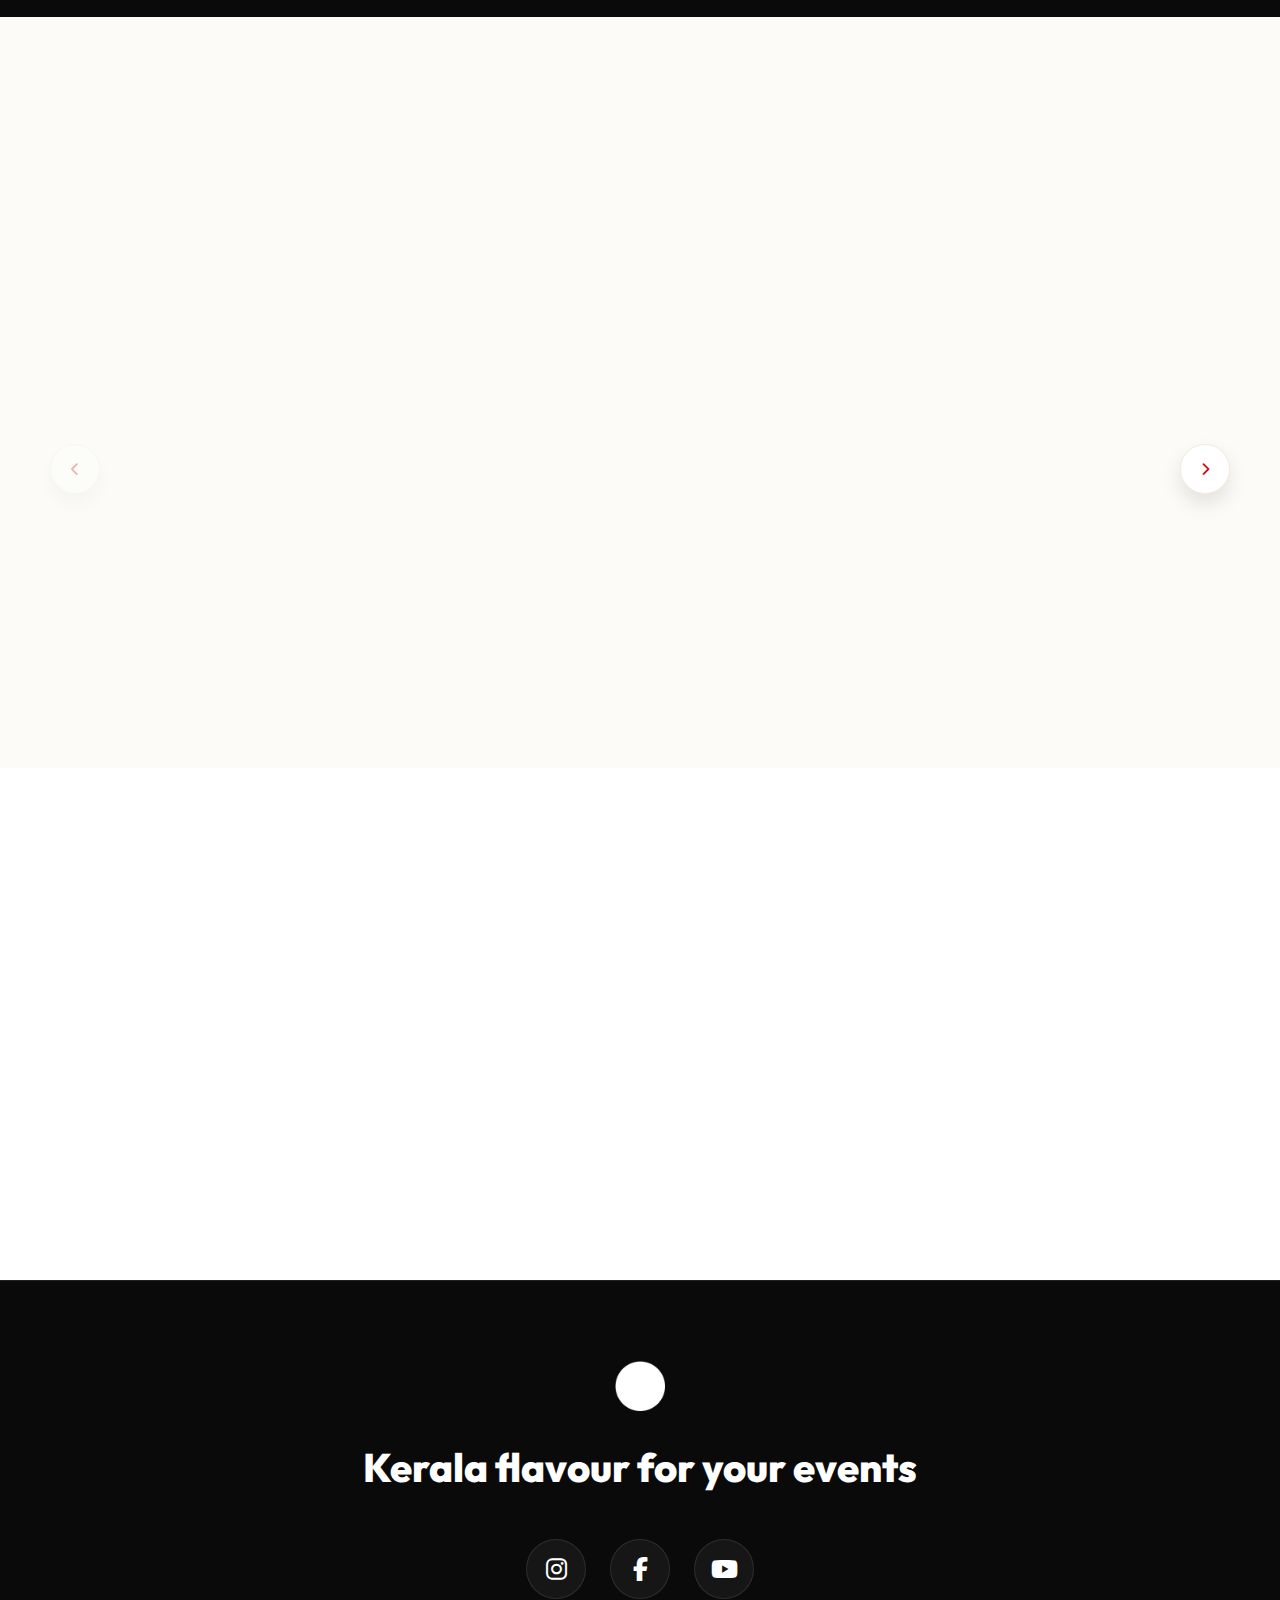
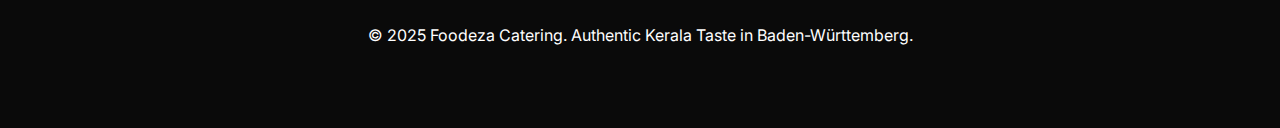
<file: holycommunion/index.html>
<!DOCTYPE html>
<html lang="en">

<head>
    <meta charset="UTF-8">
    <meta name="viewport" content="width=device-width, initial-scale=1.0">
    <meta name="description"
        content="Kerala catering service in Baden-Württemberg for Holy Communions and weddings. Authentic Kerala style cuisine delivered in Stuttgart, Karlsruhe, and Mannheim.">
    <title>Kerala Catering Baden-Württemberg | Holy Communion & Events</title>
    <link rel="canonical" href="https://foodeza.de/holycommunion/index.html">
    <link rel="icon" type="image/x-icon" href="../images/favicon.png">
    <meta name="robots" content="index, follow">

    <!-- Open Graph / Facebook -->
    <meta property="og:type" content="website">
    <meta property="og:url" content="https://foodeza.de/holycommunion/">
    <meta property="og:title" content="Kerala Catering Baden-Württemberg | Holy Communion & Events">
    <meta property="og:description"
        content="Authentic Kerala style catering for Holy Communion and events in Stuttgart, Karlsruhe, and Mannheim.">
    <meta property="og:image" content="https://foodeza.de/holycommunion/images/holy.jpg">

    <!-- Twitter -->
    <meta property="twitter:card" content="summary_large_image">
    <meta property="twitter:url" content="https://foodeza.de/holycommunion/">
    <meta property="twitter:title" content="Kerala Catering Baden-Württemberg | Holy Communion & Events">
    <meta property="twitter:description"
        content="Authentic Kerala style catering for Holy Communion and events in Stuttgart, Karlsruhe, and Mannheim.">
    <meta property="twitter:image" content="https://foodeza.de/holycommunion/images/holy.jpg">

    <script type="application/ld+json">
    {
      "@context": "https://schema.org",
      "@type": "CateringService",
      "name": "Foodeza Kerala Catering",
      "image": "https://foodeza.de/holycommunion/images/holy.jpg",
      "@id": "https://foodeza.de/holycommunion/",
      "url": "https://foodeza.de/holycommunion/",
      "telephone": "+49 176 658 15015",
      "priceRange": "€€",
      "address": {
        "@type": "PostalAddress",
        "addressRegion": "Baden-Württemberg",
        "addressCountry": "DE"
      },
      "areaServed": [
        "Stuttgart", "Karlsruhe", "Mannheim", "Heidelberg", "Freiburg", "Ulm", "Pforzheim", "Heilbronn"
      ],
      "description": "Authentic Kerala and South Indian catering for Holy Communions and Kerala style events in Germany."
    }
    </script>
    <link rel="preconnect" href="https://fonts.googleapis.com">
    <link rel="preconnect" href="https://fonts.gstatic.com" crossorigin>
    <link
        href="https://fonts.googleapis.com/css2?family=Outfit:wght@100..900&family=Inter:wght@400;700;900&display=swap"
        rel="stylesheet">
    <link rel="stylesheet" href="style.css">
    <link rel="stylesheet" href="https://cdnjs.cloudflare.com/ajax/libs/font-awesome/6.4.0/css/all.min.css" />
</head>

<body>
    <div class="noise-overlay"></div>
    <div class="lace-pattern"></div>

    <!--header start-->
    <div class="header-top">
        <div class="container">
            <div class="row header-top-row">
                <div class="col-6 header-top-left d-flex align-items-center socialMedia-row">
                    <div class="socialMedia-icons"><a href="mailto:foodezacuisine@gmail.com" target="_blank"
                            rel="noopener" title="Mail"><img src="../images/mail.svg" alt="Email" /></a></div>
                    <div class="socialMedia-icons"><a href="https://chat.whatsapp.com/LOEbT2eWc7IKKnhf1jZHRU"
                            target="_blank" rel="noopener" title="whatsapp"><img src="../images/whatsapp.svg"
                                alt="whatsapp" /></a>
                    </div>
                    <div class="socialMedia-icons"><a href="https://www.instagram.com/foodeza.de/" target="_blank"
                            rel="noopener" title="Instagram"><img src="../images/instagram.svg" alt="Instagram" /></a>
                    </div>
                    <div class="socialMedia-icons"><a href="https://www.facebook.com/profile.php?id=61576927270257"
                            target="_blank" rel="noopener" title="Facebook"><img src="../images/facebook.svg"
                                alt="facebook" /></a>
                    </div>
                    <div class="socialMedia-icons"><a href="https://www.youtube.com/@Foodeza_de" target="_blank"
                            rel="noopener" title="Youtube"><img src="../images/youtube.svg" alt="Youtube" /></a>
                    </div>
                </div>
                <div class="col-6 header-top-right d-flex align-items-center socialMedia-row"
                    style="justify-content: flex-end;">
                    <div class="socialMedia-icons">
                        <a href="tel:+49 176 658 15015" target="_blank" rel="noopener" title="+49 176 658 15015"
                            style="color: var(--brand-red); font-weight: 600; text-decoration: none;"><img
                                src="../images/phone.svg" alt="phone" /> +49 176 658 15015</a>
                    </div>
                </div>
            </div>
        </div>
    </div>
    <header class="header-main">
        <div class="container">
            <div class="row">
                <div class="col-12">
                    <div class="header-menu">
                        <div class="menu-left">
                            <ul class="menu-list">
                                <li><a href="../index.html" title="Home"
                                        style="color: var(--brand-red); font-weight: 700; text-decoration: none; font-size: 1.1rem;">Home</a>
                                </li>
                                <li><a href="../foodtruck/index.html" title="Food Truck"
                                        style="color: var(--brand-red); font-weight: 700; text-decoration: none; font-size: 1.1rem;">Food
                                        Truck</a></li>
                                <li><a href="https://forms.gle/WUXsHAtCvPYJKbg8A" target="_blank" rel="noopener"
                                        title="Catering"
                                        style="color: var(--brand-red); font-weight: 700; text-decoration: none; font-size: 1.1rem;">Catering</a>
                                </li>
                            </ul>
                        </div>
                        <div class="menu-center">
                            <a href="../index.html" title="Foodeza"><img src="../images/foodeza_main_logo.png"
                                    alt="Foodeza"></a>
                        </div>
                        <div class="menu-right">
                            <ul class="menu-list">
                                <li><a href="../#gallery" title="Gallery"
                                        style="color: var(--brand-red); font-weight: 700; text-decoration: none; font-size: 1.1rem;">Gallery</a>
                                </li>
                                <li class="main-btn">
                                    <a href="https://forms.gle/g1r5GxqCjbrmovAP8" target="_blank" rel="noopener"
                                        class="btn" style="padding: 0.8rem 1.5rem; font-size: 0.9rem;">
                                        Enquire Now
                                    </a>
                                </li>
                            </ul>
                        </div>
                    </div>
                </div>
            </div>
        </div>
    </header>

    <main>
        <section class="hero-wrapper">
            <div class="hero">
                <div class="container hero-content">
                    <div class="hero-text" data-aos="fade-right">
                        <span class="offer-pill">Special Offer for Holy Communion</span>
                        <h1><span>Kerala Catering in Baden-Württemberg</span>Holy Communion & Events</h1>
                        <p>We bring freshly prepared Kerala flavours to your event, beautifully presented so you can
                            enjoy your special day with family and guests.</p>
                        <div class="hero-btns">
                            <a href="#menu" class="btn">View Menu</a>
                            <a href="tel:+4915237221698" class="btn"
                                style="background: transparent; color: var(--brand-red); border: 2px solid var(--brand-red);">Call
                                Now</a>
                        </div>
                    </div>
                    <div class="hero-visual" data-aos="fade-left">
                        <div class="floating-container">
                            <img src="images/holy.jpg" alt="holy communion catering kerala food" class="floating-truck">
                        </div>
                    </div>
                </div>
            </div>
        </section>

        <section class="info-bar">
            <div class="container info-bar-content">
                <div class="info-bar-item" data-aos="fade-up">
                    <h3>Baden-Württemberg</h3>
                    <p>Complete Service Coverage</p>
                </div>
                <div class="info-bar-item" data-aos="fade-up" data-aos-delay="100">
                    <h3>Flexible Venues</h3>
                    <p>Indoor & Outdoor Celebrations</p>
                </div>
                <div class="info-bar-item" data-aos="fade-up" data-aos-delay="200">
                    <h3>Home Delivery</h3>
                    <p>Available for All Occasions</p>
                </div>
            </div>
        </section>

        <section class="service-area-section" data-aos="fade-up">
            <div class="container">
                <div class="service-compact-card">
                    <div class="service-label">
                        <span class="status-dot"></span>
                        <span>Service Coverage:</span>
                    </div>
                    <div class="service-cities">
                        <span>Stuttgart</span> • <span>Karlsruhe</span> • <span>Heidelberg</span> •
                        <span>Mannheim</span> • <span>Ulm</span> • <span>Pforzheim</span> • <span>Freiburg</span> •
                        <span>Heilbronn</span>
                    </div>
                </div>
            </div>
        </section>

        <section id="menu" class="menu-section">
            <div class="container">
                <div class="section-header" data-aos="fade-up">
                    <h2 class="section-title">Holy Communion Catering</h2>
                </div>

                <!-- Welcome Drinks -->
                <div class="welcome-section" data-aos="fade-up">
                    <div class="category-header">
                        <div class="category-icon">🍹</div>
                        <h3>Welcome Drinks</h3>
                    </div>
                    <div class="welcome-box">
                        <div class="welcome-image">
                            <img src="images/drink.png" alt="kerala buffet catering baden württemberg" loading="lazy"
                                class="pulse-animation">
                        </div>
                        <div class="welcome-content">
                            <h3>Refreshing Selection</h3>
                            <p>Start your celebration with a selection of 2 delicious varieties: Grape, Mango, or Apple.
                                A fresh and fruity welcome for all your guests.</p>
                            <span class="view-tag">Elegant display included</span>
                        </div>
                    </div>
                </div>

                <!-- Starter Section -->
                <div class="category-header" data-aos="fade-up">
                    <div class="category-icon">🥗</div>
                    <h3>Appetizers / Starters</h3>
                </div>
                <div class="menu-grid">
                    <!-- Appam Beef Stew -->
                    <div class="menu-card" data-aos="fade-up" data-aos-delay="100">
                        <div class="menu-card-img-wrapper">
                            <img src="images/appam_beef_stew.png" alt="Kerala catering Stuttgart - Appam and Beef Stew"
                                class="menu-card-img" loading="lazy">
                        </div>
                        <div class="menu-card-content">
                            <h3>Appam & Beef Stew</h3>
                            <p>Light and fluffy rice pancakes with a creamy beef stew in coconut milk.</p>
                        </div>
                    </div>
                    <!-- Cutlet Salad -->
                    <div class="menu-card" data-aos="fade-up" data-aos-delay="200">
                        <div class="menu-card-img-wrapper">
                            <img src="images/cutlet2.jpg" alt="Indian catering Heidelberg - Chicken Cutlet"
                                class="menu-card-img" loading="lazy">
                        </div>
                        <div class="menu-card-content">
                            <h3>Chicken Cutlet & Salad</h3>
                            <p>Crispy breaded chicken cutlets served with a fresh garden salad.</p>
                        </div>
                    </div>
                    <!-- Kappa Fish Curry -->
                    <div class="menu-card" data-aos="fade-up">
                        <div class="menu-card-img-wrapper">
                            <img src="images/kappa.jpg" alt="Malayali catering Germany - Kappa and Fish Curry"
                                class="menu-card-img" loading="lazy">
                        </div>
                        <div class="menu-card-content">
                            <h3>Kappa & Fish Curry</h3>
                            <p>Traditional cassava combined with a spicy and flavorful fish curry (Kerala style).</p>
                        </div>
                    </div>
                </div>

                <!-- Main Menu -->
                <div class="category-header" data-aos="fade-up">
                    <div class="category-icon">🥘</div>
                    <h3>Main Course</h3>
                </div>
                <div class="menu-grid">
                    <!-- Main Course 1 -->
                    <div class="menu-card" data-aos="fade-up">
                        <div class="menu-card-img-wrapper">
                            <img src="images/chicken_biriyani.png" alt="kerala chicken curry catering"
                                class="menu-card-img" loading="lazy">
                        </div>
                        <div class="menu-card-content">
                            <h3>Menu 1: Chicken Biriyani</h3>
                            <p>Full portion of Chicken Biriyani / Fried Rice / Ghee Rice with Chicken Roast. Includes
                                salad, pickle (Achar), and papadam.</p>
                        </div>
                    </div>
                    <!-- Main Course 2 -->
                    <div class="menu-card" data-aos="fade-up" data-aos-delay="100">
                        <div class="menu-card-img-wrapper">
                            <img src="images/nadan.jpg" alt="kerala sadya catering germany" class="menu-card-img"
                                loading="lazy">
                        </div>
                        <div class="menu-card-content">
                            <h3>Menu 2: Nadan Oonu (Angamaly Style)</h3>
                            <p>Authentic feast with Mango Curry, Pork Fry, Thoran, Chicken 65, and Pickle.</p>
                        </div>
                    </div>
                </div>

                <!-- Desserts -->
                <div class="category-header" data-aos="fade-up">
                    <div class="category-icon">🍮</div>
                    <h3>Desserts</h3>
                </div>
                <div class="menu-grid">
                    <!-- Fruit Salad -->
                    <div class="menu-card" data-aos="fade-up">
                        <div class="menu-card-img-wrapper">
                            <img src="images/fruit_salad.png" alt="South Indian catering Germany - Fruit Salad"
                                class="menu-card-img" loading="lazy">
                        </div>
                        <div class="menu-card-content">
                            <h3>Ice Cream & Fruit Salad</h3>
                            <p>Fresh seasonal fruits served with premium vanilla ice cream.</p>
                        </div>
                    </div>
                    <!-- Payasam -->
                    <div class="menu-card" data-aos="fade-up" data-aos-delay="100">
                        <div class="menu-card-img-wrapper">
                            <img src="images/semiya.jpg" alt="Kerala caterer Freiburg - Payasam" class="menu-card-img"
                                loading="lazy">
                        </div>
                        <div class="menu-card-content">
                            <h3>Payasam - Semiya</h3>
                            <p>Traditional sweet milk pudding with roasted vermicelli and nuts.</p>
                        </div>
                    </div>
                    <!-- Mango Cream -->
                    <div class="menu-card" data-aos="fade-up" data-aos-delay="200">
                        <div class="menu-card-img-wrapper">
                            <img src="images/mango_cream.png" alt="Indian catering communion - Mango Cream"
                                class="menu-card-img" loading="lazy">
                        </div>
                        <div class="menu-card-content">
                            <h3>Mango Cream</h3>
                            <p>Rich and velvety dessert made with pure mango pulp and cream.</p>
                        </div>
                    </div>
                </div>
            </div>
        </section>

        <!-- Combos -->
        <section class="combo-section">
            <div class="container">
                <div class="section-header" data-aos="fade-up">
                    <h2 class="section-title" style="color: var(--brand-yellow);">Kerala Style Event Catering</h2>
                </div>
                <div class="combo-grid" style="display: flex; justify-content: center;">
                    <div class="combo-card featured" data-aos="zoom-in">
                        <h4>Holy Communion Special Package</h4>
                        <div class="pricing-info">
                            <span class="approx-price">15 € - 20 €</span>
                            <p class="price-note">Per person (based on guest count)</p>
                        </div>
                        <ul class="combo-items">
                            <li><i class="fas fa-check"></i> Welcome Drink Reception</li>
                            <li><i class="fas fa-check"></i> 1x Appetizer / Starter of your choice</li>
                            <li><i class="fas fa-check"></i> 1x Main Course of your choice</li>
                            <li><i class="fas fa-check"></i> Incl. Service & Presentation</li>
                        </ul>
                        <a href="https://forms.gle/g1r5GxqCjbrmovAP8" target="_blank" rel="noopener" class="btn">Request
                            Quote</a>
                    </div>
                </div>
            </div>
        </section>

        <!-- Add-ons -->
        <section class="addon-section">
            <div class="container">
                <div class="section-header" data-aos="fade-up">
                    <h2 class="section-title">Add-ons / Extras</h2>
                </div>
                <div class="addon-slider-container">
                    <button class="slider-btn prev-btn" aria-label="Previous slide"><i
                            class="fas fa-chevron-left"></i></button>
                    <div class="addon-slider-wrapper" data-aos="fade-up">
                        <div class="addon-slider">
                            <!-- Pig Fry -->
                            <div class="addon-item">
                                <div class="addon-img-wrapper">
                                    <img src="images/porkfry.jpg" alt="Kerala Pork Fry" loading="lazy">
                                </div>
                                <h4>Pig Fry</h4>
                                <p>Authentic spiced pork fry</p>
                            </div>
                            <!-- Chicken 65 -->
                            <div class="addon-item">
                                <div class="addon-img-wrapper">
                                    <img src="images/chicken65.jpg" alt="Chicken 65" loading="lazy">
                                </div>
                                <h4>Chicken 65</h4>
                                <p>Spicy fried chicken bites</p>
                            </div>
                            <!-- Chili Gobi -->
                            <div class="addon-item">
                                <div class="addon-img-wrapper">
                                    <img src="images/gobi.png" alt="Chili Gobi" loading="lazy">
                                </div>
                                <h4>Chili Gobi</h4>
                                <p>Indo-Chinese cauliflower fry - mild spicy</p>
                            </div>
                            <!-- Salads -->
                            <div class="addon-item">
                                <div class="addon-img-wrapper">
                                    <img src="images/salad_addon.png" alt="Fresh Salads" loading="lazy">
                                </div>
                                <h4>Fresh Salads</h4>
                                <p>Different fresh salads beautifully presented</p>
                            </div>
                            <!-- Snacks -->
                            <div class="addon-item">
                                <div class="addon-img-wrapper">
                                    <img src="images/snacks.jpg" alt="Kerala Snacks" loading="lazy">
                                </div>
                                <h4>Kerala Snacks</h4>
                                <p>Pazhampori, paripvada, cutlet, samosa, sukiyan</p>
                            </div>
                        </div>
                    </div>
                    <button class="slider-btn next-btn" aria-label="Next slide"><i
                            class="fas fa-chevron-right"></i></button>
                </div>
            </div>
        </section>

        <section id="booking-form" class="booking-section container" data-aos="fade-up">
            <div class="booking-simple-card">
                <h2>Book Your Event Catering</h2>
                <p>Click below to request your non-binding personal quote.</p>
                <a href="https://forms.gle/g1r5GxqCjbrmovAP8" target="_blank" rel="noopener" class="btn btn-large">
                    Request Non-Binding Quote
                </a>
            </div>
        </section>
    </main>

    <footer class="footer-modern py-5" style="background: #0a0a0a; color: white;">
        <div class="container text-center">
            <div class="footer-brand mb-4">
                <img src="../images/foodeza_main_logo.png" alt="Foodeza" loading="lazy">
            </div>
            <h2 class="footer-tagline mb-5">Kerala flavour for your events</h2>

            <div class="social-icons d-flex justify-content-center gap-4 mb-4">
                <a href="https://instagram.com/foodeza.de/" target="_blank" rel="noopener"
                    class="social-btn instagram"><i class="fab fa-instagram"></i></a>
                <a href="https://www.facebook.com/profile.php?id=61576927270257" target="_blank" rel="noopener"
                    class="social-btn facebook"><i class="fab fa-facebook-f"></i></a>
                <a href="https://www.youtube.com/@Foodeza_de" target="_blank" rel="noopener"
                    class="social-btn youtube"><i class="fab fa-youtube"></i></a>
            </div>
            <p class="mb-0 opacity-50">&copy; 2025 Foodeza Catering. Authentic Kerala Taste in Baden-Württemberg.</p>
        </div>
    </footer>

    <script>
        // Header Scroll
        window.addEventListener('scroll', () => {
            const header = document.querySelector('.header-main');
            if (header) {
                if (window.scrollY > 50) {
                    header.classList.add('scrolled');
                } else {
                    header.classList.remove('scrolled');
                }
            }
        });

        // Add-ons Slider Logic
        const sliderWrapper = document.querySelector('.addon-slider-wrapper');
        const prevBtn = document.querySelector('.prev-btn');
        const nextBtn = document.querySelector('.next-btn');

        if (sliderWrapper && prevBtn && nextBtn) {
            const getScrollAmount = () => {
                const item = sliderWrapper.querySelector('.addon-item');
                return item ? item.offsetWidth + 32 : 352; // item width + gap
            };

            nextBtn.addEventListener('click', () => {
                const maxScroll = sliderWrapper.scrollWidth - sliderWrapper.clientWidth;
                if (sliderWrapper.scrollLeft >= maxScroll - 10) {
                    sliderWrapper.scrollTo({ left: 0, behavior: 'smooth' });
                } else {
                    sliderWrapper.scrollBy({ left: getScrollAmount(), behavior: 'smooth' });
                }
            });

            prevBtn.addEventListener('click', () => {
                if (sliderWrapper.scrollLeft <= 10) {
                    const maxScroll = sliderWrapper.scrollWidth - sliderWrapper.clientWidth;
                    sliderWrapper.scrollTo({ left: maxScroll, behavior: 'smooth' });
                } else {
                    sliderWrapper.scrollBy({ left: -getScrollAmount(), behavior: 'smooth' });
                }
            });

            // Update button opacity on scroll
            const updateButtons = () => {
                const maxScroll = sliderWrapper.scrollWidth - sliderWrapper.clientWidth;
                prevBtn.style.opacity = sliderWrapper.scrollLeft <= 10 ? '0.3' : '1';
                nextBtn.style.opacity = sliderWrapper.scrollLeft >= maxScroll - 10 ? '0.3' : '1';
            };

            sliderWrapper.addEventListener('scroll', updateButtons);
            window.addEventListener('resize', updateButtons);
            // Initial check
            setTimeout(updateButtons, 100);
        }

        // AOS Observer fallback if needed
        const observerOptions = { threshold: 0.15, rootMargin: '0px 0px -50px 0px' };
        const observer = new IntersectionObserver((entries) => {
            entries.forEach(entry => {
                if (entry.isIntersecting) {
                    entry.target.classList.add('aos-animate');
                }
            });
        }, observerOptions);

        document.querySelectorAll('[data-aos]').forEach(el => observer.observe(el));
    </script>
</body>

</html>
</file>
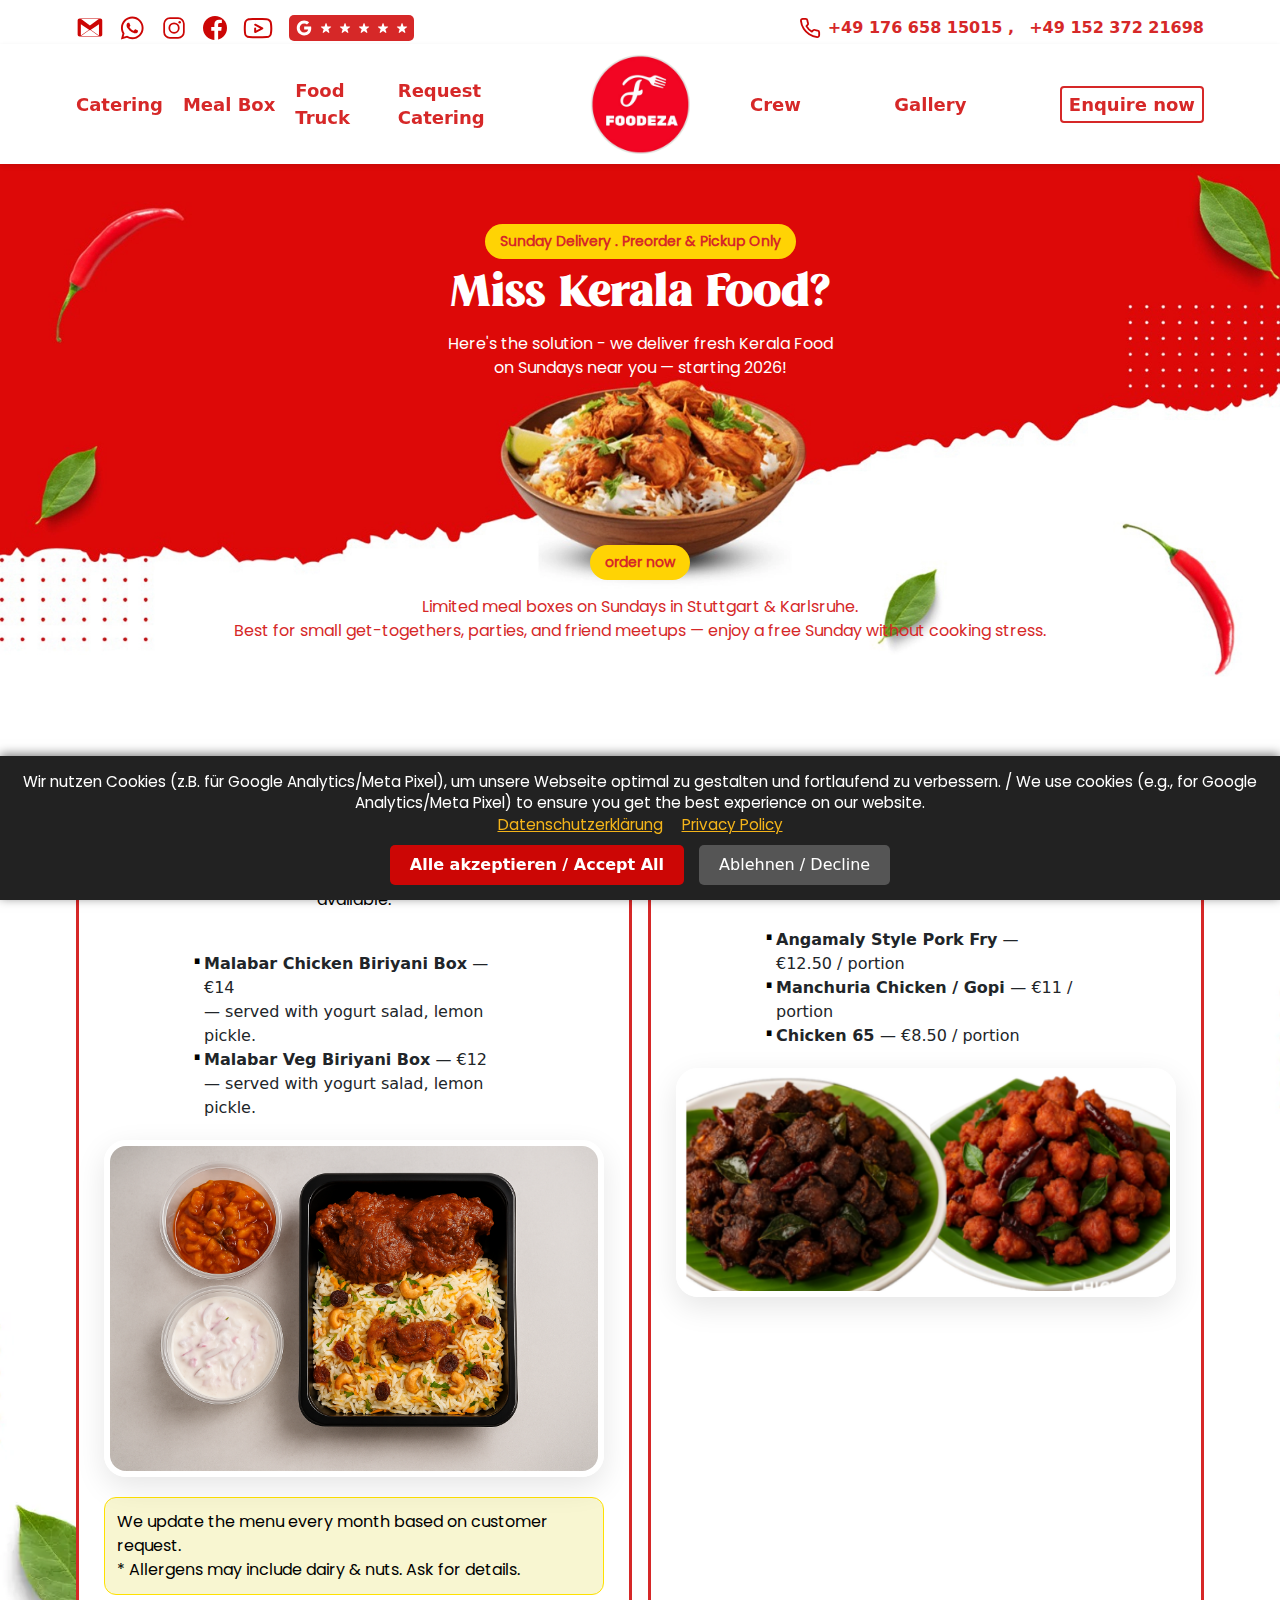
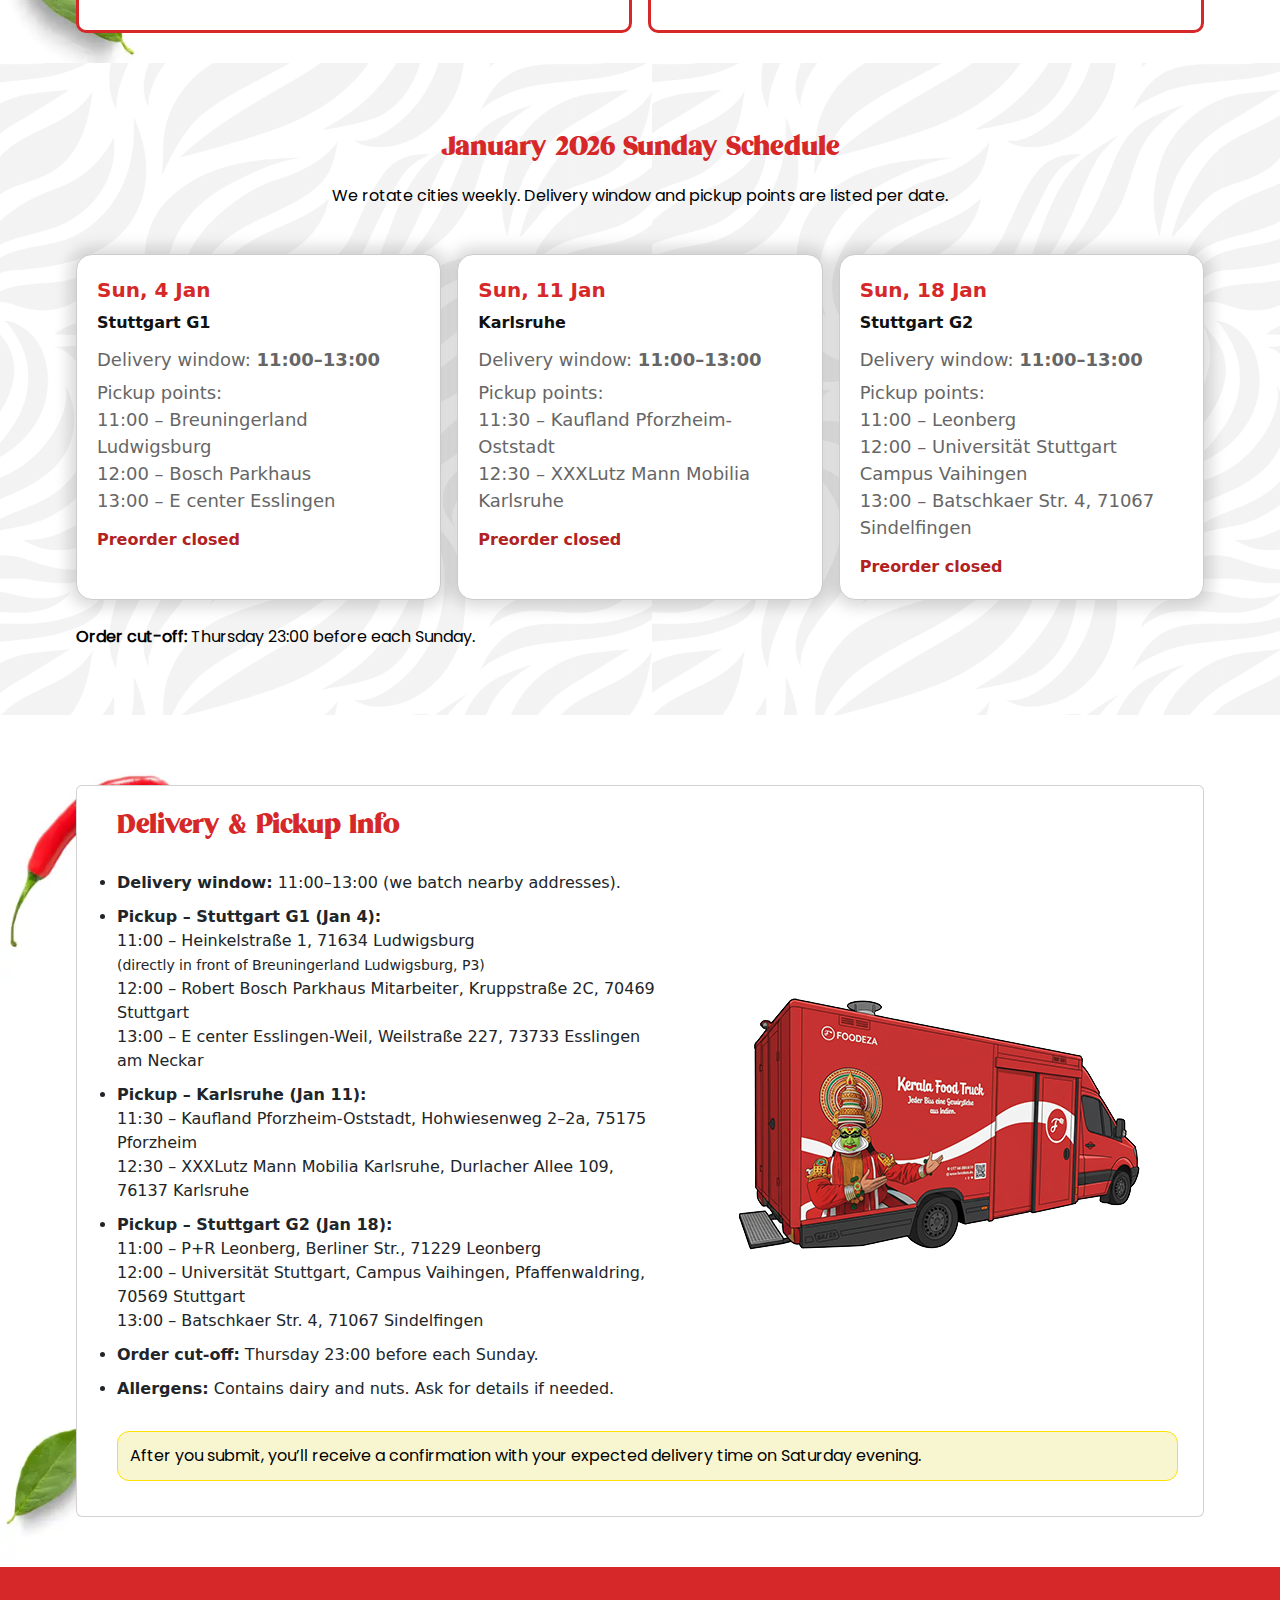
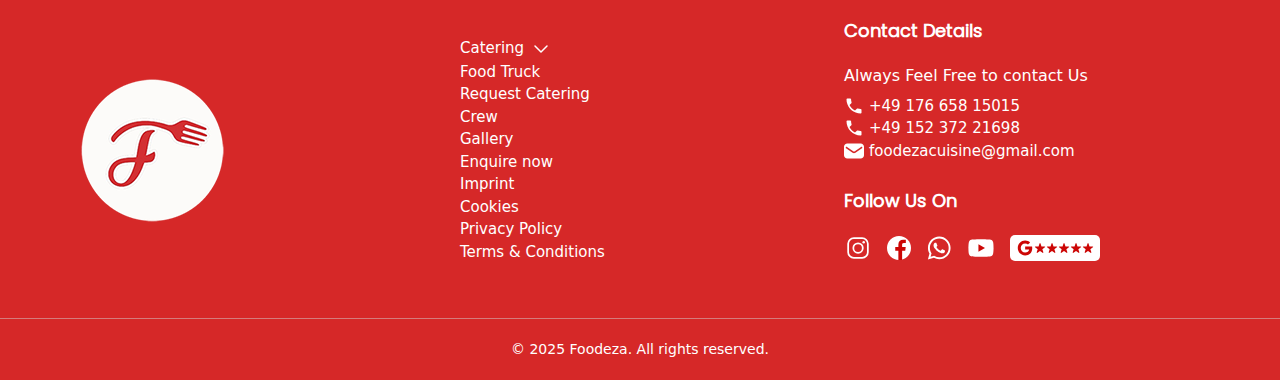
<file: meal-box/index.html>
<!doctype html>
<html lang="en">
<head>
  <meta charset="utf-8" />
  
<title>Foodeza – Malabar Chicken Biriyani | Sunday Preorder in Stuttgart & Karlsruhe</title>
<meta name="title" content="Foodeza – Authentic Kerala Chicken Biriyani | Sunday Preorder in Stuttgart & Karlsruhe">
<meta name="description" content="Enjoy freshly cooked Kerala-style Chicken Biriyani every Sunday! Preorder online and pick up in Stuttgart or Karlsruhe. Limited boxes — reserve yours today!">
<meta name="keywords" content="Foodeza, Kerala food Germany, Chicken Biriyani Stuttgart, Biriyani Karlsruhe, South Indian food Germany, Foodeza catering, Foodeza food truck, Indian restaurant Stuttgart, Sunday Kerala meal, Kerala catering Germany">
<meta name="author" content="Foodeza">
<meta name="robots" content="index, follow">
<meta name="language" content="English">
<meta name="viewport" content="width=device-width, initial-scale=1">

  <link rel="preconnect" href="https://fonts.googleapis.com">
  <link rel="preconnect" href="https://fonts.gstatic.com" crossorigin>
  <link href="https://fonts.googleapis.com/css2?family=Inter:wght@400;600;800&display=swap" rel="stylesheet">
  <link rel="stylesheet" href="../css/style.css" />
  <link rel="stylesheet" href="../css/bootstrap.5.3.7.css" />
  <script src="../js/script.js" ></script>
  <script src="../js/jquery.js"></script>
  <script src="../js/bootstrap.5.3.7.js"></script>
  
</head>
<body>
  

<div class="header-top">
    <div class="container">
      <div class="row">
       <div class="col-6 header-top-left d-flex align-items-center clg-15 socialMedia-row">
        <div class="socialMedia-icons"><a href="mailto:foodezacuisine@gmail.com" target="_blank" title="Mail"><img src="../images/mail.svg" alt="Email"/></a></div>
        <div class="socialMedia-icons"><a href="https://chat.whatsapp.com/LOEbT2eWc7IKKnhf1jZHRU" target="_blank" title="whatsapp"><img src="../images/whatsapp.svg" alt="whatsapp"/></a></div>
          <div class="socialMedia-icons"><a href="https://www.instagram.com/foodeza.de/" target="_blank" title="Instagram"><img src="../images/instagram.svg" alt="Instagram"/></a></div>
          <div class="socialMedia-icons"><a href="https://www.facebook.com/profile.php?id=61576927270257" target="_blank" title="Facebook"><img src="../images/facebook.svg" alt="facebook"/></a></div>
          <div class="socialMedia-icons"><a href="https://www.youtube.com/@Foodeza_de" target="_blank" title="Youtube"><img src="../images/youtube.svg" alt="Youtube"/></a></div>
          <div class="socialMedia-icons google-rating"><a href="https://g.page/r/CRab0QxyHVn1EAE/review" target="_blank" title="Google"><img src="../images/google.svg" alt="google"/><img src="../images/star.svg" alt="google"/><img src="../images/star.svg" alt="google"/><img src="../images/star.svg" alt="google"/><img src="../images/star.svg" alt="google"/><img src="../images/star.svg" alt="google"/></a></div>
          
        </div>
        <div class="col-6 header-top-right d-flex align-items-center clg-15 socialMedia-row">
          <div class="socialMedia-icons">
            <a href="tel:+49 176 658 15015" target="_blank" title="+49 176 658 15015"><img src="../images/phone.svg" alt="+49 176 658 15015"/> +49 176 658 15015 ,</a>
          </div>
          <div class="socialMedia-icons"><a href="tel:+49 152 372 21698" target="_blank" title="+49 152 372 21698">+49 152 372 21698</a></div>
        </div>
      </div>
    </div>
  </div>
  <header class="header">
    <div class="container">
      <div class="row">
        <div class="col-12">
          <div class="header-menu">

            <div class="menu-left">
              <ul class="menu-list">
                <li class="menu-subList">
                  <a href="../index.html#catering" title="Catering">Catering</a>
                  <ul>
                    <li><a href="../index.html#catering" title="Company Party">Company Party</a></li>
                    <li><a href="../catering" title="Wedding">Wedding</a></li>
                    <li><a href="../index.html#catering" title="Birthday Party">Birthday Party</a></li>
                    <li><a href="../Christmas" title="Christmas Party">Christmas Party</a></li>
                    <li><a href="../onamsadya/" title="Onam Sadhya">Onam Sadhya</a></li>
                    <li><a href="../index.html#catering" title="Summer Festivals">Summer Festivals</a></li>
                  </ul>
                </li>
                <li class="menu-subList">
                  <a href="#" title="Meal Box">Meal Box</a>
                  <ul>

                    <li><a href="travel-catering.html" title="Travel Route Catering">Travel Route Catering</a></li>
                  </ul>
                </li>
                <li><a href="../foodtruck/" title="Food Truck">Food Truck</a></li>
                <li><a href="https://forms.gle/WUXsHAtCvPYJKbg8A" target="_blank" title="Request catering">Request Catering</a></li>
              </ul>
            </div>
            <div class="menu-center">
              <a href="../index.html" title="Foodeza"><img class="main-logo" src="../images/foodeza_main_logo.png" alt="Foodeza"/></a>
            </div>
            <div class="menu-right">
              <ul class="menu-list">
                <li><a href="" title="Crew">Crew</a></li>
                <li><a href="" title="Gallery">Gallery</a></li>
                <li class="main-btn">
                  <a href="https://forms.gle/setzC2eHUoBrr3Ub6" target="_blank" title="Enquire now" class="btn btn-2 hover-slide-down">
                    <span>Enquire now</span>
                  </a>
                </li>
              </ul>
            </div>
          </div>
        </div>
      </div>
    </div>
  </header>

   <div class="header-mob">
    <div class="container">
      <div class="row">
       
        <div class="col-12">
          <div class="header-menu">

            <div class="menu-left">
              <ul class="menu-list">
                <li class="main-btn">
                  <a href="https://forms.gle/setzC2eHUoBrr3Ub6" target="_blank" title="Enquire now" class="btn btn-2 hover-slide-down">
                    <span class="md-none">Enquire now</span>
                    <span class="lg-none xs-block"><img src="../images/partner.svg" alt="Enquire now" /></span>
                  </a>
                </li>
              </ul>
            </div>
            <div class="menu-center">
              <a href="../index.html" title="Foodeza"><img class="main-logo" src="../images/foodeza_main_logo.png" alt="Foodeza"></a>
            </div>
            <div class="menu-right">
              <div class="mob-menu">
                <!-- Hidden Checkbox to Control Menu -->
                <input type="checkbox" id="burger-toggle">
                <!-- Burger Icon -->
                <label for="burger-toggle" class="burger-container">
                  <div class="burger-line"></div>
                  <div class="burger-line"></div>
                  <div class="burger-line"></div>
                </label>
                <!-- Navigation Menu -->
                <nav class="nav-menu">
                  <ul>
                    <li><a href="../index.html">Home</a></li>
                    <li class="sub-menu-dropdown">
                      <!-- Normal link to section -->
                      <div class="mob-dropdown-menu">
                        <a href="../index.html#catering">Catering</a>
                      
                      <!-- Dropdown arrow (separate button) -->
                      <button class="dropdown-toggle" aria-label="Open Catering submenu"></button>
                      </div>
                      
                      <!-- Dropdown submenu -->
                      <ul class="subdropdown-menu">
                        <li><a href="../index.html#catering">Company Party</a></li>
                        <li><a href="../catering">Wedding</a></li>
                        <li><a href="../index.html#catering">Birthday Party</a></li>
                        <li><a href="../Christmas">Christmas Party</a></li>
                        <li><a href="../onamsadya/">Onam Sadhya</a></li>
                        <li><a href="../index.html#catering">Summer Festivals</a></li>
                      </ul>
                    </li>
                    <li><a href="../foodtruck/">Food Truck</a></li>
                    <li><a href="https://forms.gle/WUXsHAtCvPYJKbg8A" target="_blank">Request Catering</a></li>
                    <li><a href="#crew">Crew</a></li>
                    <li><a href="#gallery">Gallery</a></li>
                    <li class="mob-phone-row">
                      <div class="socialMedia-icons">
                        <a href="tel:+49 176 658 15015" target="_blank" title="+49 176 658 15015"  class="pr-0"><img src="../images/phone.svg" alt="+49 176 658 15015"> +49 176 658 15015 ,</a>
                      </div>
                      <div class="socialMedia-icons"><a href="tel:+49 152 372 21698" target="_blank" title="+49 152 372 21698" class="pl-0 xs-pt-0">+49 152 372 21698</a></div>
                    </li>
                    <li class="mob-socila-icons">
                      <ul>
                        <li><a href="mailto:foodezacuisine@gmail.com" target="_blank" title="Mail"><img src="../images/mail.svg" alt="Email"/></a></li>
                        <li><a href="https://chat.whatsapp.com/LOEbT2eWc7IKKnhf1jZHRU" target="_blank" title="whatsapp"><img src="../images/whatsapp.svg" alt="whatsapp"/></a></li>
                        <li><a href="https://www.instagram.com/foodeza.de/" target="_blank" title="Instagram"><img src="../images/instagram.svg" alt="Instagram"/></a></li>
                        <li><a href="https://www.facebook.com/profile.php?id=61576927270257" target="_blank" title="Facebook"><img src="../images/facebook.svg" alt="facebook"/></a></li>
                        <li><a href="https://www.youtube.com/@Foodeza_de" target="_blank" title="Youtube"><img src="../images/youtube.svg" alt="Youtube"/></a></li>
                        <li><a href="https://g.page/r/CRab0QxyHVn1EAE/review" target="_blank" class="mob-rating"><div class=" google-rating"><img src="../images/google.svg" alt="google"/><img src="../images/star.svg" alt="google"/><img src="../images/star.svg" alt="google"/><img src="../images/star.svg" alt="google"/><img src="../images/star.svg" alt="google"/><img src="../images/star.svg" alt="google"/></div></a></li>
                      </ul>
                    </li>
                  </ul>
                </nav>
              </div>
            </div>
          </div>
        </div>
      </div>
    </div>
  </div>

  <!--meal-box start-->
  <div class="meal-banner">
	<img class="desktop-mealbanner" src="./images/meal-banner.webp" alt="Foodeza"/>
  <img class="mob-mealbanner" src="./images/mob-meal-banner.jpeg" alt="Foodeza"/>
    <div class="container wrap ">
		<div class="meal-content">
			<div class="meal-banner-btn">Sunday Delivery . Preorder & Pickup Only</div>
			<h1>Miss Kerala Food?</h1>
			<div class="meal-wrap-sub-title">Here's the solution - we deliver fresh Kerala Food on Sundays near you — starting 2026!</div>
		</div>
		<div class="meal-banner-ftr">
			<div class="banner-order-btn"><button onclick="document.getElementById('schedule').scrollIntoView({ behavior: 'smooth' });">order now</button></div>
			<div class="banner-footer-text">Limited meal boxes on Sundays in Stuttgart & Karlsruhe. <br/> Best for small get-togethers, parties, and friend meetups — enjoy a free Sunday without cooking stress.</div>
		</div>
    </div>
</div>

  <section id="menu" class="mid-card-section">
    <div class="container">
      <div class="grid grid-2">
        <div class="card">
          <h2 style="margin-top:0">Januvary Menu (2026)</h2>
          <p class="muted card-paragraph">Cooked fresh Kerala-style. Preorder & pickup options available.
          </p>
          <ul>
            <li><div class="bullet-content"><strong>Malabar Chicken Biriyani Box</strong> — €14</div>
              <div>— served with yogurt salad, lemon pickle.</div></li>

               <li><div class="bullet-content"><strong>Malabar Veg Biriyani Box</strong> — €12</div>
              <div>— served with yogurt salad, lemon pickle.</div></li>
          </ul>
          <div>
          <img class="hero-img" src="../images/biriyani-sunday.png" alt="Kerala Chicken Biriyani" />
          <p class="notice">We update the menu every month based on customer request. <br/>
          * Allergens may include dairy &amp; nuts. Ask for details.</p>
        </div>
          
        </div>
        <div class="card">
          <h2 style="margin-top:0">Specials (Add-ons)</h2>
          <p class="muted card-paragraph">
          Add some extra touches to make your meal even better.          
          </p>
          <ul>
            <li><div class="bullet-content"><strong>Angamaly Style Pork Fry</strong> — €12.50 / portion</div></li>
            <li><div class="bullet-content"><strong>Manchuria Chicken / Gopi </strong> — €11 / portion</div></li>
            <li><div class="bullet-content"><strong>Chicken 65 </strong> — €8.50 / portion</div></li>
          </ul>
          
          <div>
          <img class="hero-img" src="../images/add_on.png" alt="Kerala Chicken Biriyani" />
        </div>
        </div>
      </div>
    </div>
  </section>

  <section id="schedule" class="location-time">
  <div class="container">
    <h2 class="center h2-title">January 2026 Sunday Schedule</h2>
    <p class="center muted text-black">We rotate cities weekly. Delivery window and pickup points are listed per date.</p>

    <div class="grid grid-3 schedule">
      <!-- Stuttgart Group 1 -->
      <div class="item"
           data-date="2026-01-04"
           data-city="Stuttgart G1"
           data-window="11:00–13:00"
           data-pickup="11:00 – Breuningerland Ludwigsburg | 12:00 – Bosch Parkhaus | 13:00 – E center Esslingen"
           data-cutoff="2026-01-01 23:00">
        <span class="pill">Sun, 4 Jan</span>
        <span class="city">Stuttgart G1</span>
        <span class="muted">Delivery window: <strong class="date">11:00–13:00</strong></span>
        <span class="muted delivery-details">Pickup points:
          <br/>11:00 – Breuningerland Ludwigsburg
          <br/>12:00 – Bosch Parkhaus
          <br/>13:00 – E center Esslingen
        </span>
        <a class="btn" target="_blank" href="https://forms.gle/t1ZHmvumk8nWBZwM8">Preorder</a>
      </div>

      <!-- Karlsruhe Route -->
      <div class="item"
           data-date="2026-01-11"
           data-city="Karlsruhe"
           data-window="11:00–13:00"
           data-pickup="11:30 – Kaufland Pforzheim-Oststadt, Hohwiesenweg 2–2a, 75175 Pforzheim | 12:30 – XXXLutz Mann Mobilia Karlsruhe, Durlacher Allee 109, 76137 Karlsruhe"
           data-cutoff="2026-01-08 23:00">
        <span class="pill">Sun, 11 Jan</span>
        <span class="city">Karlsruhe</span>
        <span class="muted">Delivery window: <strong class="date">11:00–13:00</strong></span>
        <span class="muted delivery-details">Pickup points:
          <br/>11:30 – Kaufland Pforzheim-Oststadt
          <br/>12:30 – XXXLutz Mann Mobilia Karlsruhe
        </span>
        <a class="btn" target="_blank" href="https://forms.gle/JA4rQssJr2h4cewv7">Preorder</a>
      </div>

      <!-- Stuttgart Group 2 -->
      <div class="item"
           data-date="2026-01-18"
           data-city="Stuttgart G2"
           data-window="11:00–13:00"
           data-pickup="11:00 – Leonberg | 12:00 – Sindelfingen | 13:00 – Universität Stuttgart Campus Vaihingen, Pfaffenwaldring, 70569 Stuttgart"
           data-cutoff="2026-01-15 23:00">
        <span class="pill">Sun, 18 Jan</span>
        <span class="city">Stuttgart G2</span>
        <span class="muted">Delivery window: <strong class="date">11:00–13:00</strong></span>
        <span class="muted delivery-details">Pickup points:
          <br/>11:00 – Leonberg
          <br/>12:00 – Universität Stuttgart Campus Vaihingen
          <br/>13:00 – Batschkaer Str. 4, 71067 Sindelfingen
        </span>
        <a class="btn" target="_blank" href="https://forms.gle/3MfSTXNin8dPY4LUA">Preorder</a>
      </div>
    </div>

    <!-- <p class="muted notice-text">Note: Exact delivery time is shared by SMS on Saturday evening based on your address cluster.</p> -->
    <p class="muted notice-text"><strong>Order cut-off:</strong> Thursday 23:00 before each Sunday.</p>
  </div>
</section>


  <section id="order" class="detail-section">
  <div class="container">
    <div class="detail-box">
      <div class="card">
        <h2 style="margin-top:0">Delivery &amp; Pickup Info</h2>

        <div class="image-list">
          <ul>
            <li><strong>Delivery window:</strong> 11:00–13:00 (we batch nearby addresses).</li>

            <li><strong>Pickup – Stuttgart G1 (Jan 4):</strong><br>
              11:00 – Heinkelstraße 1, 71634 Ludwigsburg
              <br><small>(directly in front of Breuningerland Ludwigsburg, P3)</small><br>
              12:00 – Robert Bosch Parkhaus Mitarbeiter, Kruppstraße 2C, 70469 Stuttgart<br>
              13:00 – E center Esslingen-Weil, Weilstraße 227, 73733 Esslingen am Neckar
            </li>

            <li><strong>Pickup – Karlsruhe (Jan 11):</strong><br>
              11:30 – Kaufland Pforzheim-Oststadt, Hohwiesenweg 2–2a, 75175 Pforzheim<br>
              12:30 – XXXLutz Mann Mobilia Karlsruhe, Durlacher Allee 109, 76137 Karlsruhe
            </li>

            <li><strong>Pickup – Stuttgart G2 (Jan 18):</strong><br>
              11:00 – P+R Leonberg, Berliner Str., 71229 Leonberg<br>
              12:00 – Universität Stuttgart, Campus Vaihingen, Pfaffenwaldring, 70569 Stuttgart<br>
              13:00 – Batschkaer Str. 4, 71067 Sindelfingen
            </li>

            <li><strong>Order cut-off:</strong> Thursday 23:00 before each Sunday.</li>
            <li><strong>Allergens:</strong> Contains dairy and nuts. Ask for details if needed.</li>
          </ul>

          <img src="../images/truck-cartoon.jpeg" alt="Foodeza delivery truck illustration" loading="lazy">
        </div>

        <p class="notice">After you submit, you’ll receive a confirmation with your expected delivery time on Saturday evening.</p>
      </div>
    </div>
  </div>
</section>

  <!--meal-box end-->

 <footer>
  <div class="container">
    <div class="row">
      <div class="col-lg-4 col-sm-12 footer-logo-row">
        <div class="footer-logo">
          <a href="../index.html" title="Foodeza"><img  src="../images/footer-logo.png" alt="Foodeza" /></a>
        </div>
      </div>
      <div class="col-lg-4 col-sm-12">
        <div class="footer-list">
          <div class="footer-menu-details">
          <div class="footer-title"></div>
          <div class="footer-contact pb-25">
              <ul>
                <li class="footer-submenu">
                  <div class="submenu-title"><a href="../index.html#catering" title="Catering">Catering </a>
                  <img src="../images/arrow-down.svg" alt="Catering" class="toggle-arrow"/></div>
                  <ul class="submenu">
                    <li><a href="../index.html#catering" title="Company Party">Company Party</a></li>
                    <li><a href="../catering" title="Wedding">Wedding</a></li>
                    <li><a href="../index.html#catering" title="Birthday Party">Birthday Party</a></li>
                    <li><a href="../Christmas" title="Christmas Party">Christmas Party</a></li>
                    <li><a href="../onamsadya/" title="Onam Sadhya">Onam Sadhya</a></li>
                    <li><a href="../index.html#catering" title="Summer Festivals">Summer Festivals</a></li>
                  </ul>
                </li>
                <li><a href="../foodtruck/" title="Food Truck">Food Truck</a></li>
                <li><a href="https://forms.gle/WUXsHAtCvPYJKbg8A" target="_blank" title="Request Catering">Request Catering</a></li>
                <li><a href="#" title="Crew">Crew</a></li>
                <li><a href="#" title="Gallery">Gallery</a></li>
                <li><a href="https://forms.gle/setzC2eHUoBrr3Ub6" target="_blank" title="Enquire now">Enquire now</a></li>
                <li><a href="../imprint.html" title="Imprint">Imprint</a></li>
                <li><a href="#" title="Cookies">Cookies</a></li>
                <li><a href="../privacy.html" title="Privacy Policy">Privacy Policy</a></li>
                <li><a href="../terms.html" title="Terms & Conditions">Terms & Conditions</a></li>
              </ul>
          </div>
        </div>
        </div>
      </div>
      <div class="col-lg-4 col-sm-12">
        <div class="contact-details">
          <div class="footer-title">Contact Details</div>
          <div class="footer-contact pb-25">
              <ul>
                <li><div style="margin-bottom: 7px;">Always Feel Free to contact Us</div></li>
                <li><a href="tel:+49 176 658 15015"><img src="../images/footer-phone.svg" alt="phone" /> +49 176 658 15015</a></li>
                <li><a href="tel:+49 152 372 21698"><img src="../images/footer-phone.svg" alt="phone" /> +49 152 372 21698</a></li>
                <li><a href="mailto:foodezacuisine@gmail.com"> <img src="../images/footer-mail.svg" alt="phone" /> foodezacuisine@gmail.com</a></li>
              </ul>
          </div>
        </div>
        <div class="footer-social-media">
          <div class="footer-title">Follow Us On</div>
          <div class="follow-icons">
            <div><a href="https://www.instagram.com/foodeza.de/" target="_blank" title="instagram"><img src="../images/footer-instagram.svg" alt="Instagram" /></a></div>
            <div><a href="https://www.facebook.com/profile.php?id=61576927270257" target="_blank" title="facebook"><img src="../images/footer-facebook.svg" alt="Facebook" /></a></div>
            <div><a href="https://chat.whatsapp.com/LOEbT2eWc7IKKnhf1jZHRU" target="_blank" title="whatsapp"><img src="../images/footer-whatsapp.svg" alt="whatsapp" /></a></div>
            <div><a href="https://www.youtube.com/@Foodeza_de" target="_blank" title="youtube"><img src="../images/footer-youtube.svg" alt="youtube" /></a></div>
             <div class="google-rating"><a href="https://g.page/r/CRab0QxyHVn1EAE/review" target="_blank" title="Google" class="rating-tag"><img src="../images/google-red.svg" alt="google"/><img src="../images/star-red.svg" alt="google"/><img src="../images/star-red.svg" alt="google"/><img src="../images/star-red.svg" alt="google"/><img src="../images/star-red.svg" alt="google"/><img src="../images/star-red.svg" alt="google"/></a></div>
          </div>
        </div>
      </div>
    </div>
  </div>
  <div class="copyright-content">© 2025 Foodeza. All rights reserved.</div>
</footer>

  <script>
document.addEventListener("DOMContentLoaded", function() {
  const items = document.querySelectorAll(".schedule .item");

  items.forEach(item => {
    const cutoffString = item.dataset.cutoff; // e.g. "2025-11-20 23:00"
    const cutoffDate = new Date(cutoffString.replace(" ", "T")); // Convert to valid date
    const now = new Date();

    const preorderBtn = item.querySelector(".btn");

    if (now > cutoffDate) {
      // Hide button and show "Closed" notice
      preorderBtn.style.display = "none";

      const closedMsg = document.createElement("div");
      closedMsg.classList.add("closed-msg");
      closedMsg.textContent = "Preorder closed";
      closedMsg.style.color = "#b22222";
      closedMsg.style.fontWeight = "600";
      closedMsg.style.marginTop = "8px";
      item.appendChild(closedMsg);
    }
  });
});
</script>



  <script src="../js/cookie.js"></script>
</body>
</html>
</file>
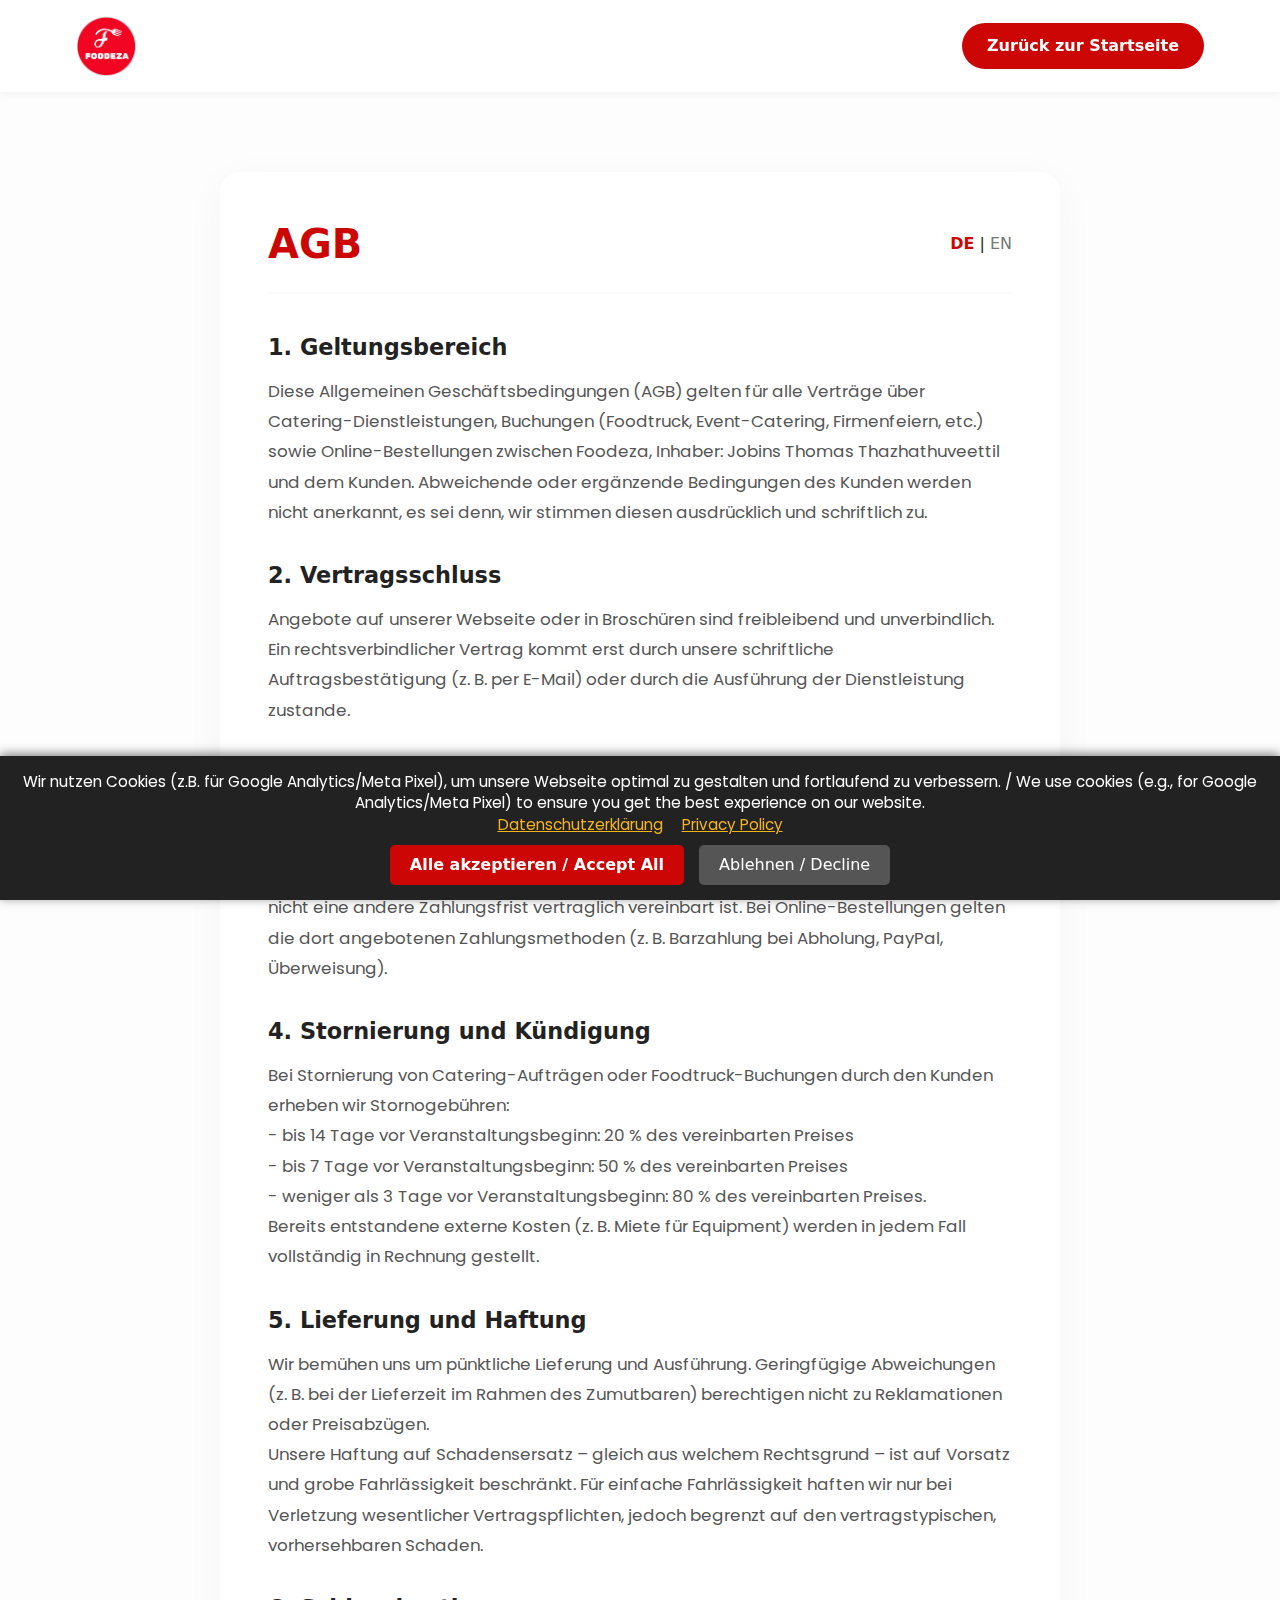
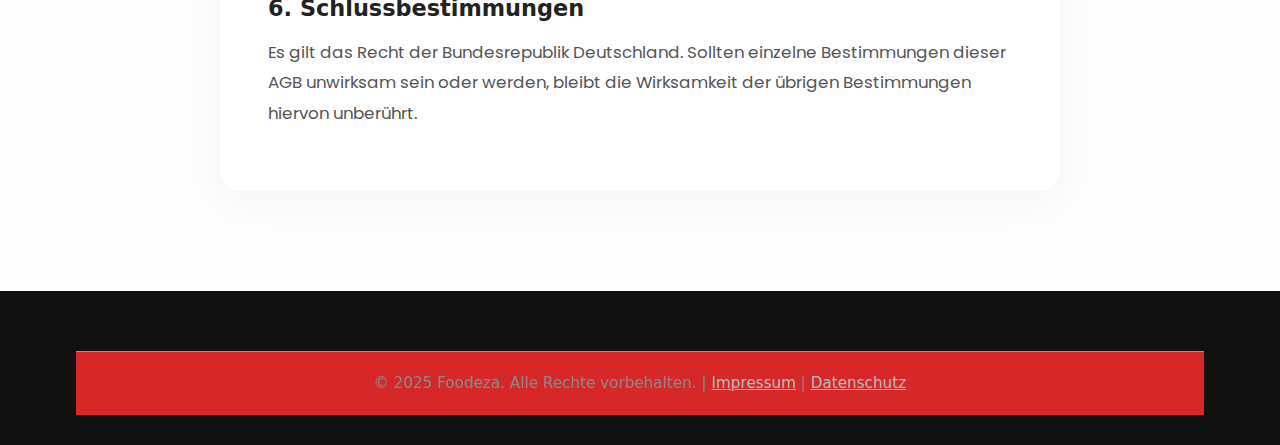
<file: agb.html>
<!DOCTYPE html>
<html lang="de">
<head>
  <meta name="description" content="Foodeza AGB - Allgemeine Geschäftsbedingungen" />
  <meta charset="UTF-8" />
  <meta name="viewport" content="width=device-width, initial-scale=1.0" />
  <link rel="icon" type="image/x-icon" href="images/favicon.ico">
  <title>AGB - Foodeza</title>
  <link rel="stylesheet" href="css/style.css" />
  <link rel="stylesheet" href="css/bootstrap.5.3.7.css" />
  <style>
    .imprint-section h3 { font-size: 1.4rem; font-weight: 600; margin-top: 35px; margin-bottom: 15px; color: #222; }
    .imprint-section p { font-size: 1.05rem; color: #555; line-height: 1.8; margin-bottom: 15px; }
  </style>
</head>
<body>
  <!-- Header -->
  <header style="background: #ffffff; box-shadow: 0 2px 10px rgba(0,0,0,0.05); position: sticky; top: 0; z-index: 1000;">
    <div class="container">
      <div class="row py-3">
        <div class="col-12 d-flex justify-content-between align-items-center">
            <a href="index.html" title="Foodeza"><img class="main-logo" src="./images/foodeza_main_logo.png" alt="Foodeza" style="height: 60px; width: auto;" /></a>
            <a href="index.html" class="btn" style="background: #cc0605; color: white; padding: 10px 24px; font-weight: 600; border-radius: 50px; text-decoration: none;">Zurück zur Startseite</a>
        </div>
      </div>
    </div>
  </header>

  <section class="imprint-section" style="padding: 80px 0 100px; background-color: #fdfdfd;">
    <div class="container">
      <div class="row justify-content-center">
        <div class="col-lg-9 col-md-11">
          <div class="bg-white p-4 p-md-5" style="border-radius: 20px; box-shadow: 0 10px 40px rgba(0,0,0,0.04);">
            <div class="d-flex flex-column flex-sm-row justify-content-between align-items-sm-center mb-4 gap-3">
               <h1 class="mb-0" style="color: #cc0605; font-weight: 800; font-size: clamp(1.8rem, 4vw, 2.5rem);">AGB</h1>
               <div class="lang-switch">
                 <a href="agb.html" class="fw-bold" style="color: #cc0605; text-decoration: none;">DE</a> | 
                 <a href="terms.html" style="color: #777; text-decoration: none;">EN</a>
               </div>
            </div>
            <hr style="border-top: 2px solid #f1f1f1; margin-bottom: 40px;">

            <h3>1. Geltungsbereich</h3>
            <p>
              Diese Allgemeinen Geschäftsbedingungen (AGB) gelten für alle Verträge über Catering-Dienstleistungen, Buchungen (Foodtruck, Event-Catering, Firmenfeiern, etc.) sowie Online-Bestellungen zwischen Foodeza, Inhaber: Jobins Thomas Thazhathuveettil und dem Kunden. Abweichende oder ergänzende Bedingungen des Kunden werden nicht anerkannt, es sei denn, wir stimmen diesen ausdrücklich und schriftlich zu.
            </p>

            <h3>2. Vertragsschluss</h3>
            <p>
              Angebote auf unserer Webseite oder in Broschüren sind freibleibend und unverbindlich. Ein rechtsverbindlicher Vertrag kommt erst durch unsere schriftliche Auftragsbestätigung (z. B. per E-Mail) oder durch die Ausführung der Dienstleistung zustande. 
            </p>

            <h3>3. Preise und Zahlungsbedingungen</h3>
            <p>
              Es gelten die im jeweiligen Angebot bzw. Vertrag vereinbarten Preise. Umsatzsteuer ist, soweit nicht anders ausgewiesen, in den angegebenen Preisen enthalten. Rechnungen sind nach Event-Ende bzw. bei Leistungserbringung sofort und ohne Abzug fällig, sofern nicht eine andere Zahlungsfrist vertraglich vereinbart ist. Bei Online-Bestellungen gelten die dort angebotenen Zahlungsmethoden (z. B. Barzahlung bei Abholung, PayPal, Überweisung).
            </p>

            <h3>4. Stornierung und Kündigung</h3>
            <p>
              Bei Stornierung von Catering-Aufträgen oder Foodtruck-Buchungen durch den Kunden erheben wir Stornogebühren:
              <br>- bis 14 Tage vor Veranstaltungsbeginn: 20 % des vereinbarten Preises
              <br>- bis 7 Tage vor Veranstaltungsbeginn: 50 % des vereinbarten Preises
              <br>- weniger als 3 Tage vor Veranstaltungsbeginn: 80 % des vereinbarten Preises.
              <br>Bereits entstandene externe Kosten (z. B. Miete für Equipment) werden in jedem Fall vollständig in Rechnung gestellt.
            </p>

            <h3>5. Lieferung und Haftung</h3>
            <p>
              Wir bemühen uns um pünktliche Lieferung und Ausführung. Geringfügige Abweichungen (z. B. bei der Lieferzeit im Rahmen des Zumutbaren) berechtigen nicht zu Reklamationen oder Preisabzügen.<br>
              Unsere Haftung auf Schadensersatz – gleich aus welchem Rechtsgrund – ist auf Vorsatz und grobe Fahrlässigkeit beschränkt. Für einfache Fahrlässigkeit haften wir nur bei Verletzung wesentlicher Vertragspflichten, jedoch begrenzt auf den vertragstypischen, vorhersehbaren Schaden.
            </p>

            <h3>6. Schlussbestimmungen</h3>
            <p>
              Es gilt das Recht der Bundesrepublik Deutschland. Sollten einzelne Bestimmungen dieser AGB unwirksam sein oder werden, bleibt die Wirksamkeit der übrigen Bestimmungen hiervon unberührt.
            </p>
          </div>
        </div>
      </div>
    </div>
  </section>

  <!-- Footer -->
  <footer style="background: #111111; padding: 30px 0; text-align: center;">
    <div class="container">
      <div class="copyright-content" style="font-size: 0.95rem; color: #888;">© 2025 Foodeza. Alle Rechte vorbehalten. | <a href="impressum.html" style="color: #bbb; text-decoration: underline;">Impressum</a> | <a href="datenschutz.html" style="color: #bbb; text-decoration: underline;">Datenschutz</a></div>
    </div>
  </footer>

  <script src="./js/cookie.js"></script>
</body>
</html>
</file>
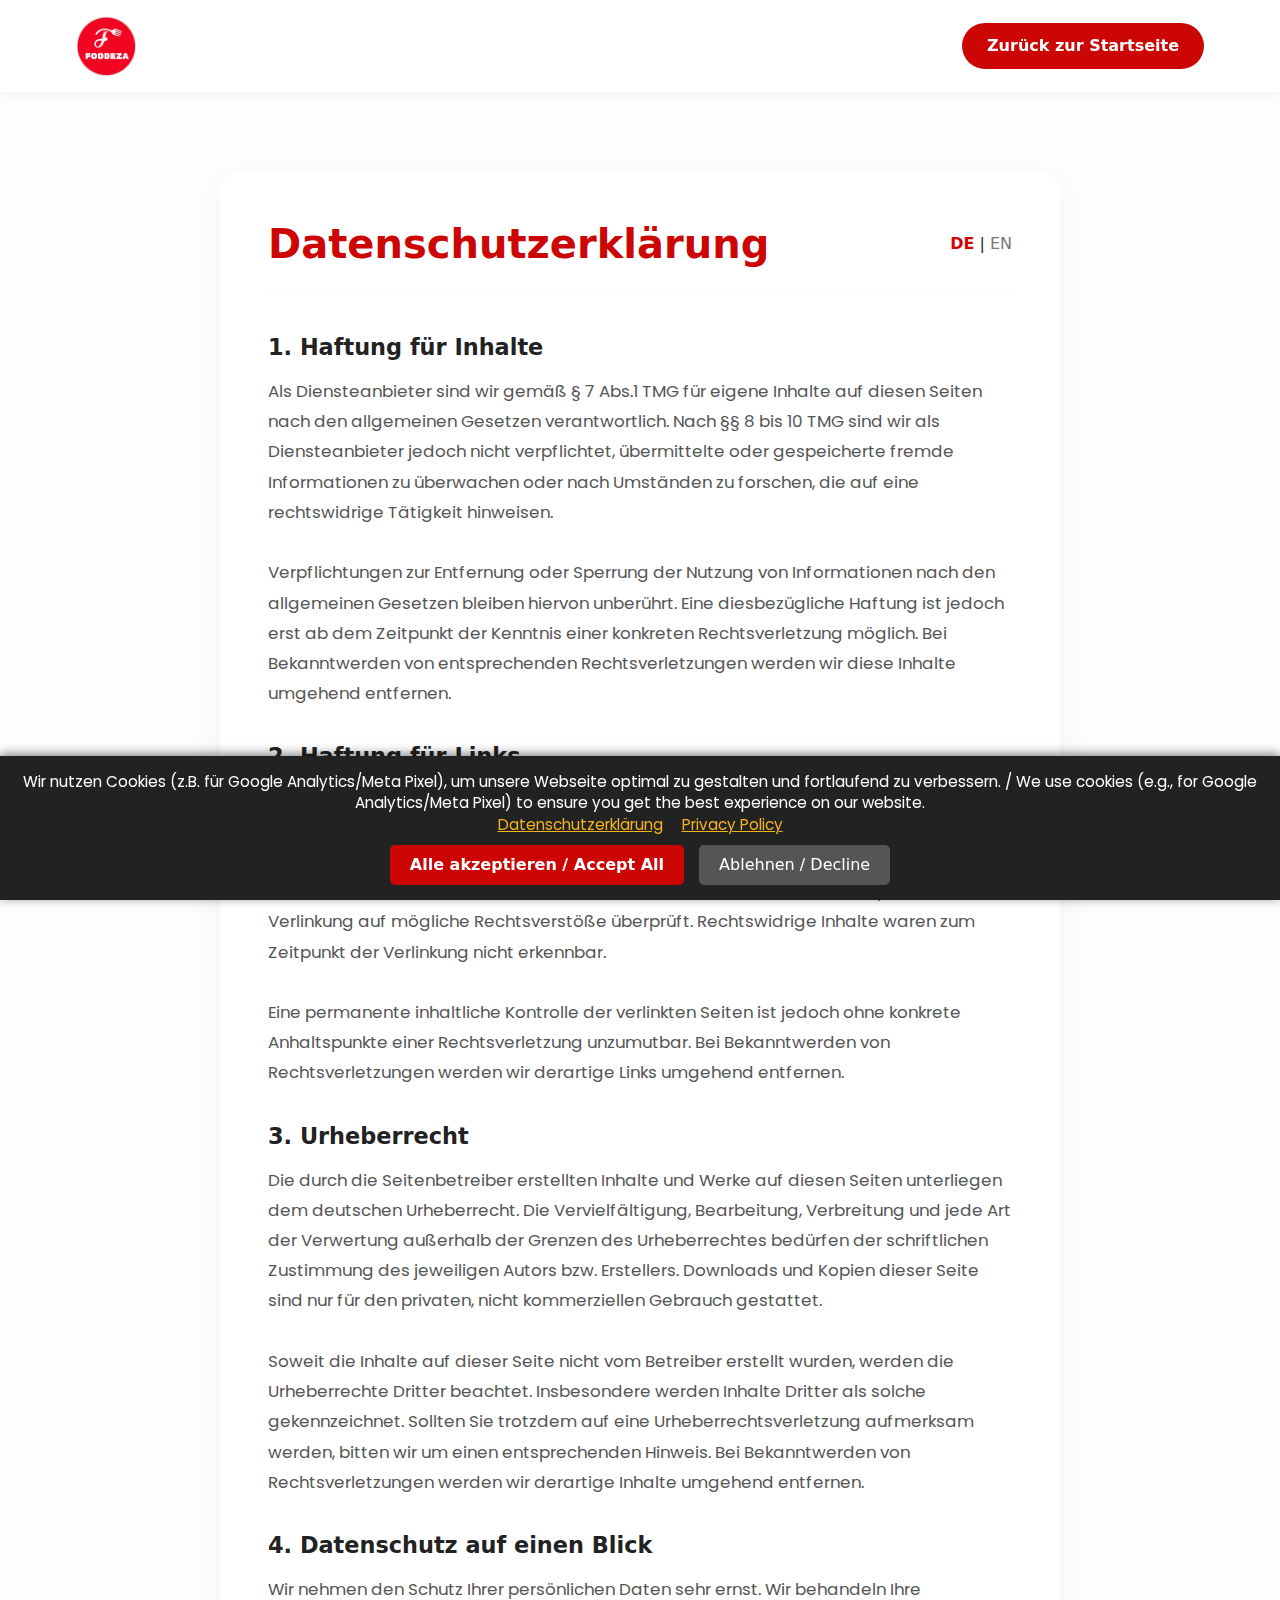
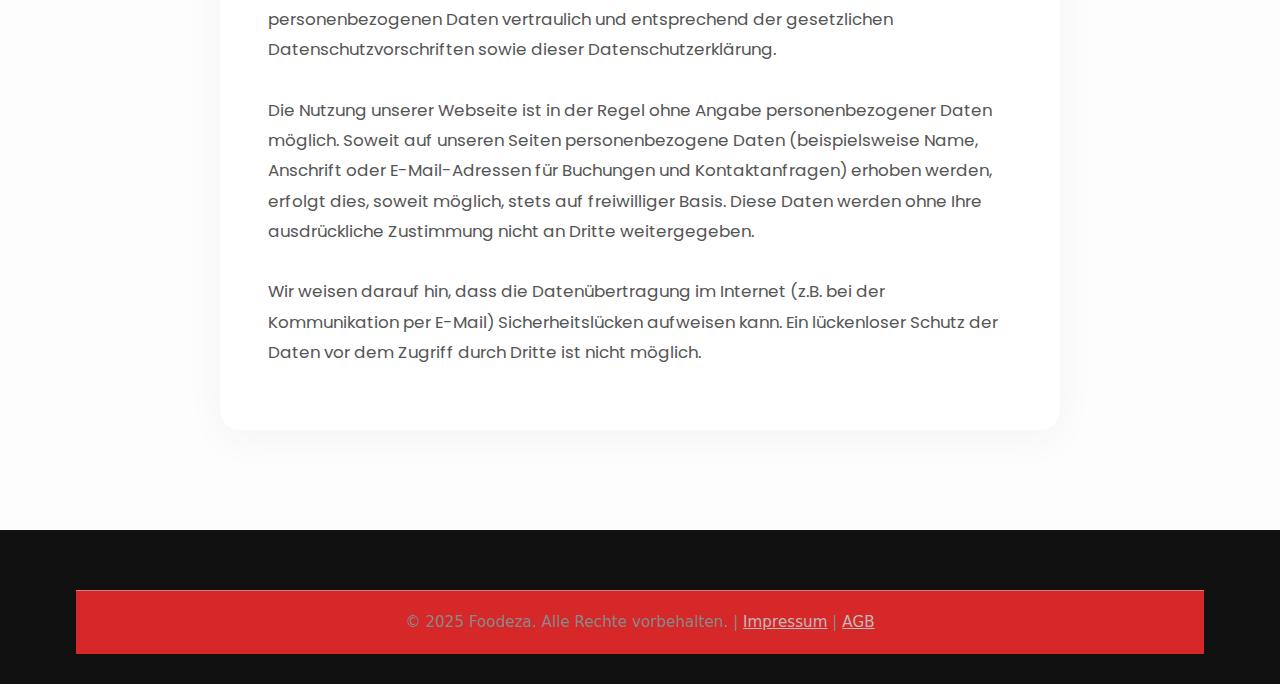
<file: datenschutz.html>
<!DOCTYPE html>
<html lang="de">
<head>
  <meta name="description" content="Foodeza Datenschutzerklärung" />
  <meta charset="UTF-8" />
  <meta name="viewport" content="width=device-width, initial-scale=1.0" />
  <link rel="icon" type="image/x-icon" href="images/favicon.ico">
  <title>Datenschutzerklärung - Foodeza</title>
  <link rel="stylesheet" href="css/style.css" />
  <link rel="stylesheet" href="css/bootstrap.5.3.7.css" />
  <style>
    .imprint-section h3 { font-size: 1.4rem; font-weight: 600; margin-top: 35px; margin-bottom: 15px; color: #222; }
    .imprint-section p { font-size: 1.05rem; color: #555; line-height: 1.8; margin-bottom: 15px; }
    .imprint-section a { color: #cc0605; text-decoration: none; transition: opacity 0.3s; }
    .imprint-section a:hover { opacity: 0.8; text-decoration: underline; }
  </style>
</head>
<body>
  <!-- Header -->
  <header style="background: #ffffff; box-shadow: 0 2px 10px rgba(0,0,0,0.05); position: sticky; top: 0; z-index: 1000;">
    <div class="container">
      <div class="row py-3">
        <div class="col-12 d-flex justify-content-between align-items-center">
            <a href="index.html" title="Foodeza">
              <img class="main-logo" src="./images/foodeza_main_logo.png" alt="Foodeza" style="height: 60px; width: auto;" />
            </a>
            <a href="index.html" class="btn" style="background: #cc0605; color: white; padding: 10px 24px; font-weight: 600; border-radius: 50px; text-decoration: none; transition: transform 0.3s;">Zurück zur Startseite</a>
        </div>
      </div>
    </div>
  </header>

  <section class="imprint-section" style="padding: 80px 0 100px; background-color: #fdfdfd;">
    <div class="container">
      <div class="row justify-content-center">
        <div class="col-lg-9 col-md-11">
          <div class="bg-white p-4 p-md-5" style="border-radius: 20px; box-shadow: 0 10px 40px rgba(0,0,0,0.04);">
            <div class="d-flex flex-column flex-sm-row justify-content-between align-items-sm-center mb-4 gap-3">
               <h1 class="mb-0" style="color: #cc0605; font-weight: 800; font-size: clamp(1.8rem, 4vw, 2.5rem);">Datenschutzerklärung</h1>
               <div class="lang-switch">
                 <a href="datenschutz.html" class="fw-bold" style="color: #cc0605; text-decoration: none;">DE</a> | 
                 <a href="privacy.html" style="color: #777; text-decoration: none;">EN</a>
               </div>
            </div>
            
            <hr style="border-top: 2px solid #f1f1f1; margin-bottom: 40px;">

            <h3>1. Haftung für Inhalte</h3>
            <p>
              Als Diensteanbieter sind wir gemäß § 7 Abs.1 TMG für eigene Inhalte auf diesen Seiten nach den allgemeinen Gesetzen verantwortlich. Nach §§ 8 bis 10 TMG sind wir als Diensteanbieter jedoch nicht verpflichtet, übermittelte oder gespeicherte fremde Informationen zu überwachen oder nach Umständen zu forschen, die auf eine rechtswidrige Tätigkeit hinweisen.<br><br>
              Verpflichtungen zur Entfernung oder Sperrung der Nutzung von Informationen nach den allgemeinen Gesetzen bleiben hiervon unberührt. Eine diesbezügliche Haftung ist jedoch erst ab dem Zeitpunkt der Kenntnis einer konkreten Rechtsverletzung möglich. Bei Bekanntwerden von entsprechenden Rechtsverletzungen werden wir diese Inhalte umgehend entfernen.
            </p>

            <h3>2. Haftung für Links</h3>
            <p>
              Unser Angebot enthält Links zu externen Websites Dritter, auf deren Inhalte wir keinen Einfluss haben. Deshalb können wir für diese fremden Inhalte auch keine Gewähr übernehmen. Für die Inhalte der verlinkten Seiten ist stets der jeweilige Anbieter oder Betreiber der Seiten verantwortlich. Die verlinkten Seiten wurden zum Zeitpunkt der Verlinkung auf mögliche Rechtsverstöße überprüft. Rechtswidrige Inhalte waren zum Zeitpunkt der Verlinkung nicht erkennbar.<br><br>
              Eine permanente inhaltliche Kontrolle der verlinkten Seiten ist jedoch ohne konkrete Anhaltspunkte einer Rechtsverletzung unzumutbar. Bei Bekanntwerden von Rechtsverletzungen werden wir derartige Links umgehend entfernen.
            </p>

            <h3>3. Urheberrecht</h3>
            <p>
              Die durch die Seitenbetreiber erstellten Inhalte und Werke auf diesen Seiten unterliegen dem deutschen Urheberrecht. Die Vervielfältigung, Bearbeitung, Verbreitung und jede Art der Verwertung außerhalb der Grenzen des Urheberrechtes bedürfen der schriftlichen Zustimmung des jeweiligen Autors bzw. Erstellers. Downloads und Kopien dieser Seite sind nur für den privaten, nicht kommerziellen Gebrauch gestattet.<br><br>
              Soweit die Inhalte auf dieser Seite nicht vom Betreiber erstellt wurden, werden die Urheberrechte Dritter beachtet. Insbesondere werden Inhalte Dritter als solche gekennzeichnet. Sollten Sie trotzdem auf eine Urheberrechtsverletzung aufmerksam werden, bitten wir um einen entsprechenden Hinweis. Bei Bekanntwerden von Rechtsverletzungen werden wir derartige Inhalte umgehend entfernen.
            </p>

            <h3>4. Datenschutz auf einen Blick</h3>
            <p>
              Wir nehmen den Schutz Ihrer persönlichen Daten sehr ernst. Wir behandeln Ihre personenbezogenen Daten vertraulich und entsprechend der gesetzlichen Datenschutzvorschriften sowie dieser Datenschutzerklärung.<br><br>
              Die Nutzung unserer Webseite ist in der Regel ohne Angabe personenbezogener Daten möglich. Soweit auf unseren Seiten personenbezogene Daten (beispielsweise Name, Anschrift oder E-Mail-Adressen für Buchungen und Kontaktanfragen) erhoben werden, erfolgt dies, soweit möglich, stets auf freiwilliger Basis. Diese Daten werden ohne Ihre ausdrückliche Zustimmung nicht an Dritte weitergegeben.<br><br>
              Wir weisen darauf hin, dass die Datenübertragung im Internet (z.B. bei der Kommunikation per E-Mail) Sicherheitslücken aufweisen kann. Ein lückenloser Schutz der Daten vor dem Zugriff durch Dritte ist nicht möglich.
            </p>
          </div>
        </div>
      </div>
    </div>
  </section>

  <!-- Footer -->
  <footer style="background: #111111; padding: 30px 0; text-align: center;">
    <div class="container">
      <div class="copyright-content" style="font-size: 0.95rem; color: #888;">© 2025 Foodeza. Alle Rechte vorbehalten. | <a href="impressum.html" style="color: #bbb; text-decoration: underline;">Impressum</a> | <a href="agb.html" style="color: #bbb; text-decoration: underline;">AGB</a></div>
    </div>
  </footer>

  <script src="./js/cookie.js"></script>
</body>
</html>
</file>
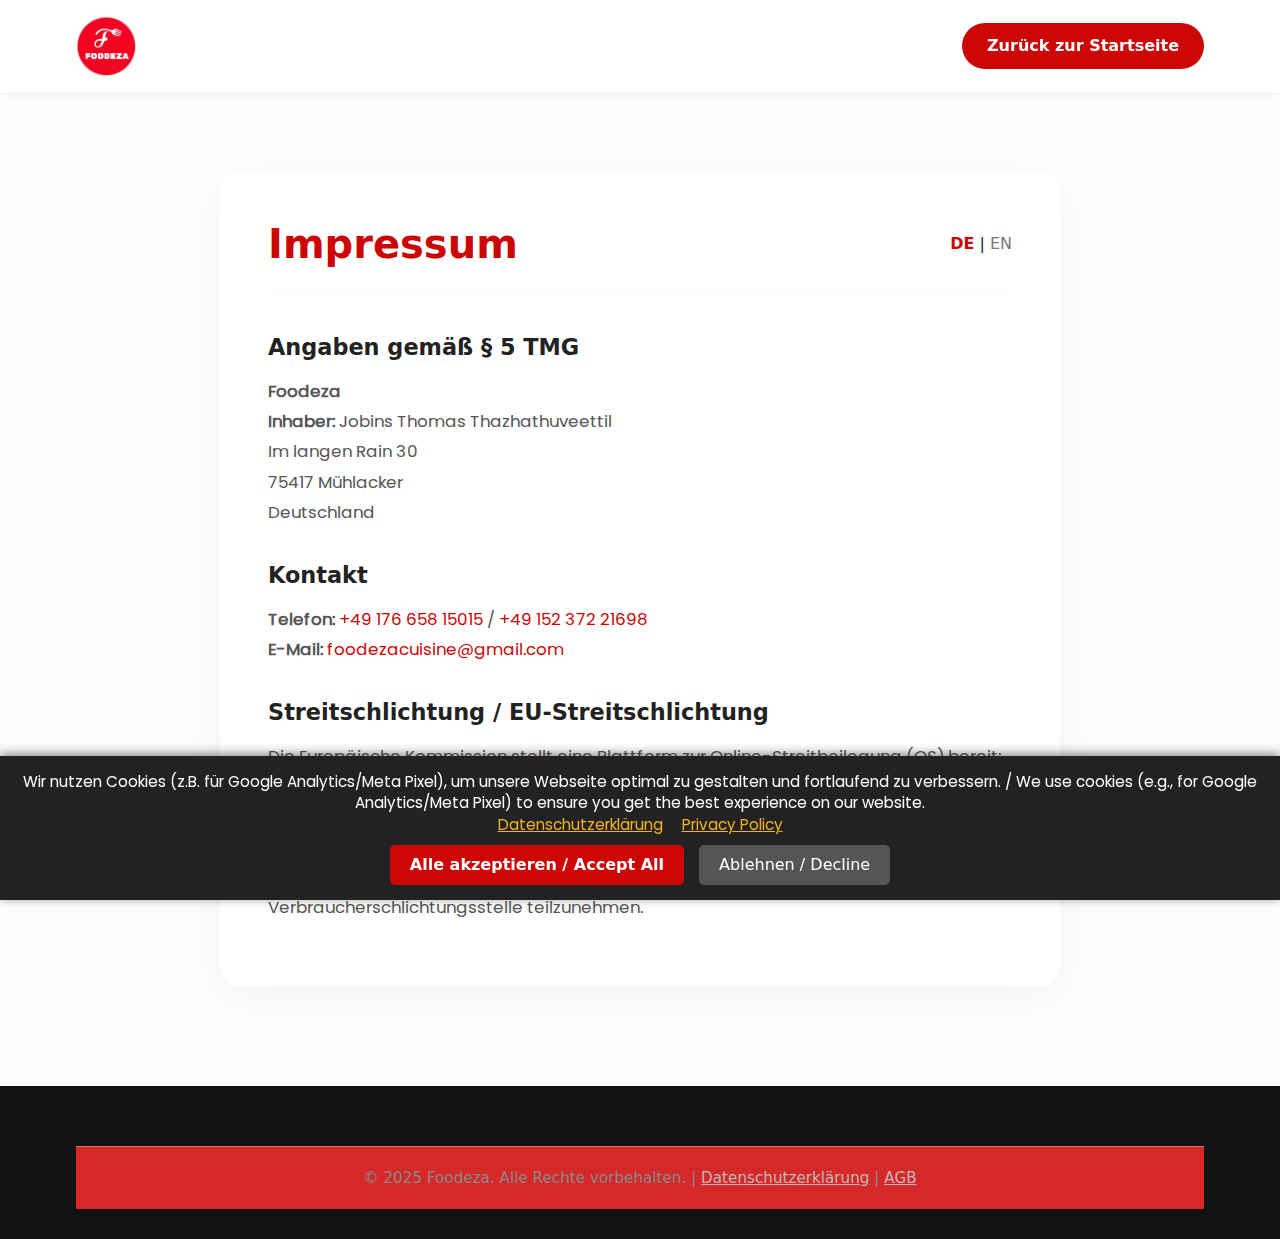
<file: impressum.html>
<!DOCTYPE html>
<html lang="de">
<head>
  <meta name="description" content="Foodeza Impressum" />
  <meta charset="UTF-8" />
  <meta name="viewport" content="width=device-width, initial-scale=1.0" />
  <link rel="icon" type="image/x-icon" href="images/favicon.ico">
  <title>Impressum - Foodeza</title>
  <link rel="stylesheet" href="css/style.css" />
  <link rel="stylesheet" href="css/bootstrap.5.3.7.css" />
  <style>
    .imprint-section h3 { font-size: 1.4rem; font-weight: 600; margin-top: 35px; margin-bottom: 15px; color: #222; }
    .imprint-section p { font-size: 1.05rem; color: #555; line-height: 1.8; margin-bottom: 15px; }
    .imprint-section a { color: #cc0605; text-decoration: none; transition: opacity 0.3s; }
    .imprint-section a:hover { opacity: 0.8; text-decoration: underline; }
  </style>
</head>
<body>
  <!-- Header -->
  <header style="background: #ffffff; box-shadow: 0 2px 10px rgba(0,0,0,0.05); position: sticky; top: 0; z-index: 1000;">
    <div class="container">
      <div class="row py-3">
        <div class="col-12 d-flex justify-content-between align-items-center">
            <a href="index.html" title="Foodeza">
              <img class="main-logo" src="./images/foodeza_main_logo.png" alt="Foodeza" style="height: 60px; width: auto;" />
            </a>
            <a href="index.html" class="btn" style="background: #cc0605; color: white; padding: 10px 24px; font-weight: 600; border-radius: 50px; text-decoration: none; transition: transform 0.3s;">Zurück zur Startseite</a>
        </div>
      </div>
    </div>
  </header>

  <section class="imprint-section" style="padding: 80px 0 100px; background-color: #fdfdfd; min-height: 70vh;">
    <div class="container">
      <div class="row justify-content-center">
        <div class="col-lg-9 col-md-11">
          <div class="bg-white p-4 p-md-5" style="border-radius: 20px; box-shadow: 0 10px 40px rgba(0,0,0,0.04);">
             <div class="d-flex flex-column flex-sm-row justify-content-between align-items-sm-center mb-4 gap-3">
               <h1 class="mb-0" style="color: #cc0605; font-weight: 800; font-size: clamp(1.8rem, 4vw, 2.5rem);">Impressum</h1>
               <div class="lang-switch">
                 <a href="impressum.html" class="fw-bold" style="color: #cc0605;">DE</a> | 
                 <a href="imprint.html" style="color: #777;">EN</a>
               </div>
            </div>
            <hr style="border-top: 2px solid #f1f1f1; margin-bottom: 40px;">
            
            <h3>Angaben gemäß § 5 TMG</h3>
            <p>
              <strong>Foodeza</strong><br>
              <strong>Inhaber:</strong> Jobins Thomas Thazhathuveettil<br>
              Im langen Rain 30<br>
              75417 Mühlacker<br>
              Deutschland
            </p>

            <h3>Kontakt</h3>
            <p>
              <strong>Telefon:</strong> <a href="tel:+4917665815015">+49 176 658 15015</a> / <a href="tel:+4915237221698">+49 152 372 21698</a><br>
              <strong>E-Mail:</strong> <a href="mailto:foodezacuisine@gmail.com">foodezacuisine@gmail.com</a>
            </p>

            <h3>Streitschlichtung / EU-Streitschlichtung</h3>
            <p>
              Die Europäische Kommission stellt eine Plattform zur Online-Streitbeilegung (OS) bereit: 
              <br><a href="https://ec.europa.eu/consumers/odr" target="_blank" rel="noopener noreferrer">https://ec.europa.eu/consumers/odr</a>.<br><br>
              Unsere E-Mail-Adresse finden Sie oben im Impressum.<br>
              Wir sind nicht bereit oder verpflichtet, an Streitbeilegungsverfahren vor einer Verbraucherschlichtungsstelle teilzunehmen.
            </p>
          </div>
        </div>
      </div>
    </div>
  </section>

  <!-- Footer -->
  <footer style="background: #111111; padding: 30px 0; text-align: center;">
    <div class="container">
      <div class="copyright-content" style="font-size: 0.95rem; color: #888;">© 2025 Foodeza. Alle Rechte vorbehalten. | <a href="datenschutz.html" style="color: #bbb; text-decoration: underline;">Datenschutzerklärung</a> | <a href="agb.html" style="color: #bbb; text-decoration: underline;">AGB</a></div>
    </div>
  </footer>

  <script src="./js/cookie.js"></script>
</body>
</html>
</file>
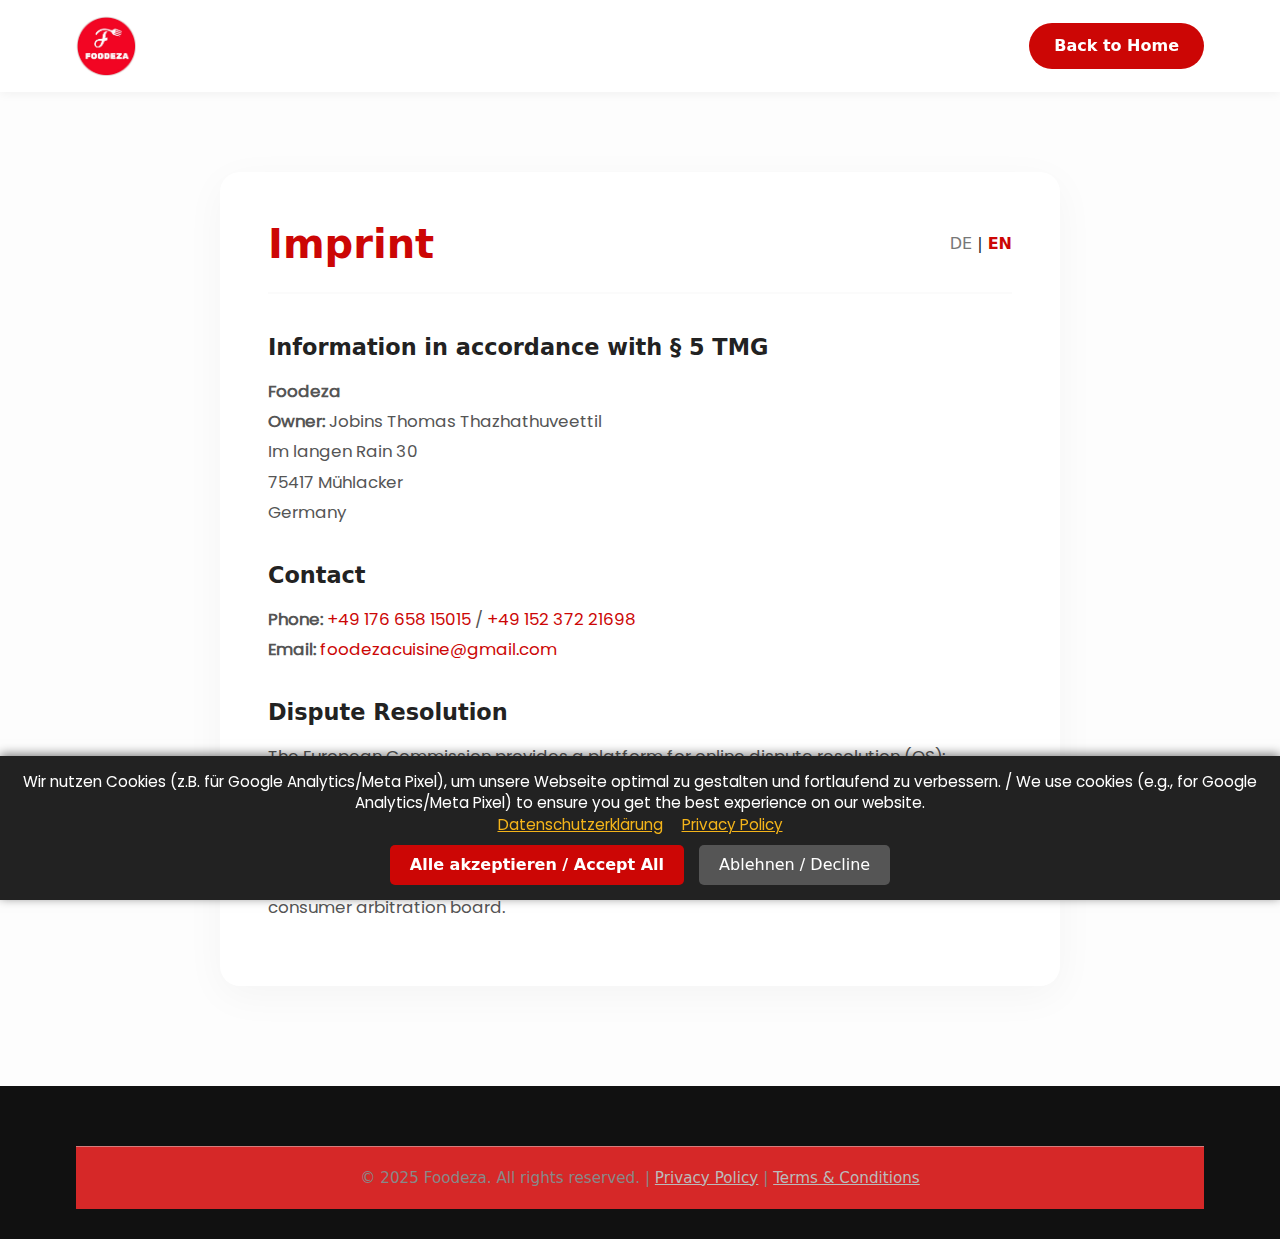
<file: imprint.html>
<!DOCTYPE html>
<html lang="en">
<head>
  <meta name="description" content="Foodeza Imprint" />
  <meta charset="UTF-8" />
  <meta name="viewport" content="width=device-width, initial-scale=1.0" />
  <link rel="icon" type="image/x-icon" href="images/favicon.ico">
  <title>Imprint - Foodeza</title>
  <link rel="stylesheet" href="css/style.css" />
  <link rel="stylesheet" href="css/bootstrap.5.3.7.css" />
  <style>
    .imprint-section h3 { font-size: 1.4rem; font-weight: 600; margin-top: 35px; margin-bottom: 15px; color: #222; }
    .imprint-section p { font-size: 1.05rem; color: #555; line-height: 1.8; margin-bottom: 15px; }
    .imprint-section a { color: #cc0605; text-decoration: none; transition: opacity 0.3s; }
    .imprint-section a:hover { opacity: 0.8; text-decoration: underline; }
  </style>
</head>
<body>
  <!-- Header -->
  <header style="background: #ffffff; box-shadow: 0 2px 10px rgba(0,0,0,0.05); position: sticky; top: 0; z-index: 1000;">
    <div class="container">
      <div class="row py-3">
        <div class="col-12 d-flex justify-content-between align-items-center">
            <a href="index.html" title="Foodeza">
              <img class="main-logo" src="./images/foodeza_main_logo.png" alt="Foodeza" style="height: 60px; width: auto;" />
            </a>
            <a href="index.html" class="btn" style="background: #cc0605; color: white; padding: 10px 24px; font-weight: 600; border-radius: 50px; text-decoration: none; transition: transform 0.3s;">Back to Home</a>
        </div>
      </div>
    </div>
  </header>

  <section class="imprint-section" style="padding: 80px 0 100px; background-color: #fdfdfd; min-height: 70vh;">
    <div class="container">
      <div class="row justify-content-center">
        <div class="col-lg-9 col-md-11">
          <div class="bg-white p-4 p-md-5" style="border-radius: 20px; box-shadow: 0 10px 40px rgba(0,0,0,0.04);">
             <div class="d-flex flex-column flex-sm-row justify-content-between align-items-sm-center mb-4 gap-3">
               <h1 class="mb-0" style="color: #cc0605; font-weight: 800; font-size: clamp(1.8rem, 4vw, 2.5rem);">Imprint</h1>
               <div class="lang-switch">
                 <a href="impressum.html" style="color: #777;">DE</a> | 
                 <a href="imprint.html" class="fw-bold" style="color: #cc0605;">EN</a>
               </div>
            </div>
            <hr style="border-top: 2px solid #f1f1f1; margin-bottom: 40px;">
            
            <h3>Information in accordance with § 5 TMG</h3>
            <p>
              <strong>Foodeza</strong><br>
              <strong>Owner:</strong> Jobins Thomas Thazhathuveettil<br>
              Im langen Rain 30<br>
              75417 Mühlacker<br>
              Germany
            </p>

            <h3>Contact</h3>
            <p>
              <strong>Phone:</strong> <a href="tel:+4917665815015">+49 176 658 15015</a> / <a href="tel:+4915237221698">+49 152 372 21698</a><br>
              <strong>Email:</strong> <a href="mailto:foodezacuisine@gmail.com">foodezacuisine@gmail.com</a>
            </p>

            <h3>Dispute Resolution</h3>
            <p>
              The European Commission provides a platform for online dispute resolution (OS): <br>
              <a href="https://ec.europa.eu/consumers/odr" target="_blank" rel="noopener noreferrer">https://ec.europa.eu/consumers/odr</a>.<br><br>
              Our e-mail address can be found above in the imprint.<br>
              We are not willing or obliged to participate in dispute resolution proceedings before a consumer arbitration board.
            </p>
          </div>
        </div>
      </div>
    </div>
  </section>

  <!-- Footer -->
  <footer style="background: #111111; padding: 30px 0; text-align: center;">
    <div class="container">
      <div class="copyright-content" style="font-size: 0.95rem; color: #888;">© 2025 Foodeza. All rights reserved. | <a href="privacy.html" style="color: #bbb; text-decoration: underline;">Privacy Policy</a> | <a href="terms.html" style="color: #bbb; text-decoration: underline;">Terms & Conditions</a></div>
    </div>
  </footer>

  <script src="./js/cookie.js"></script>
</body>
</html>
</file>
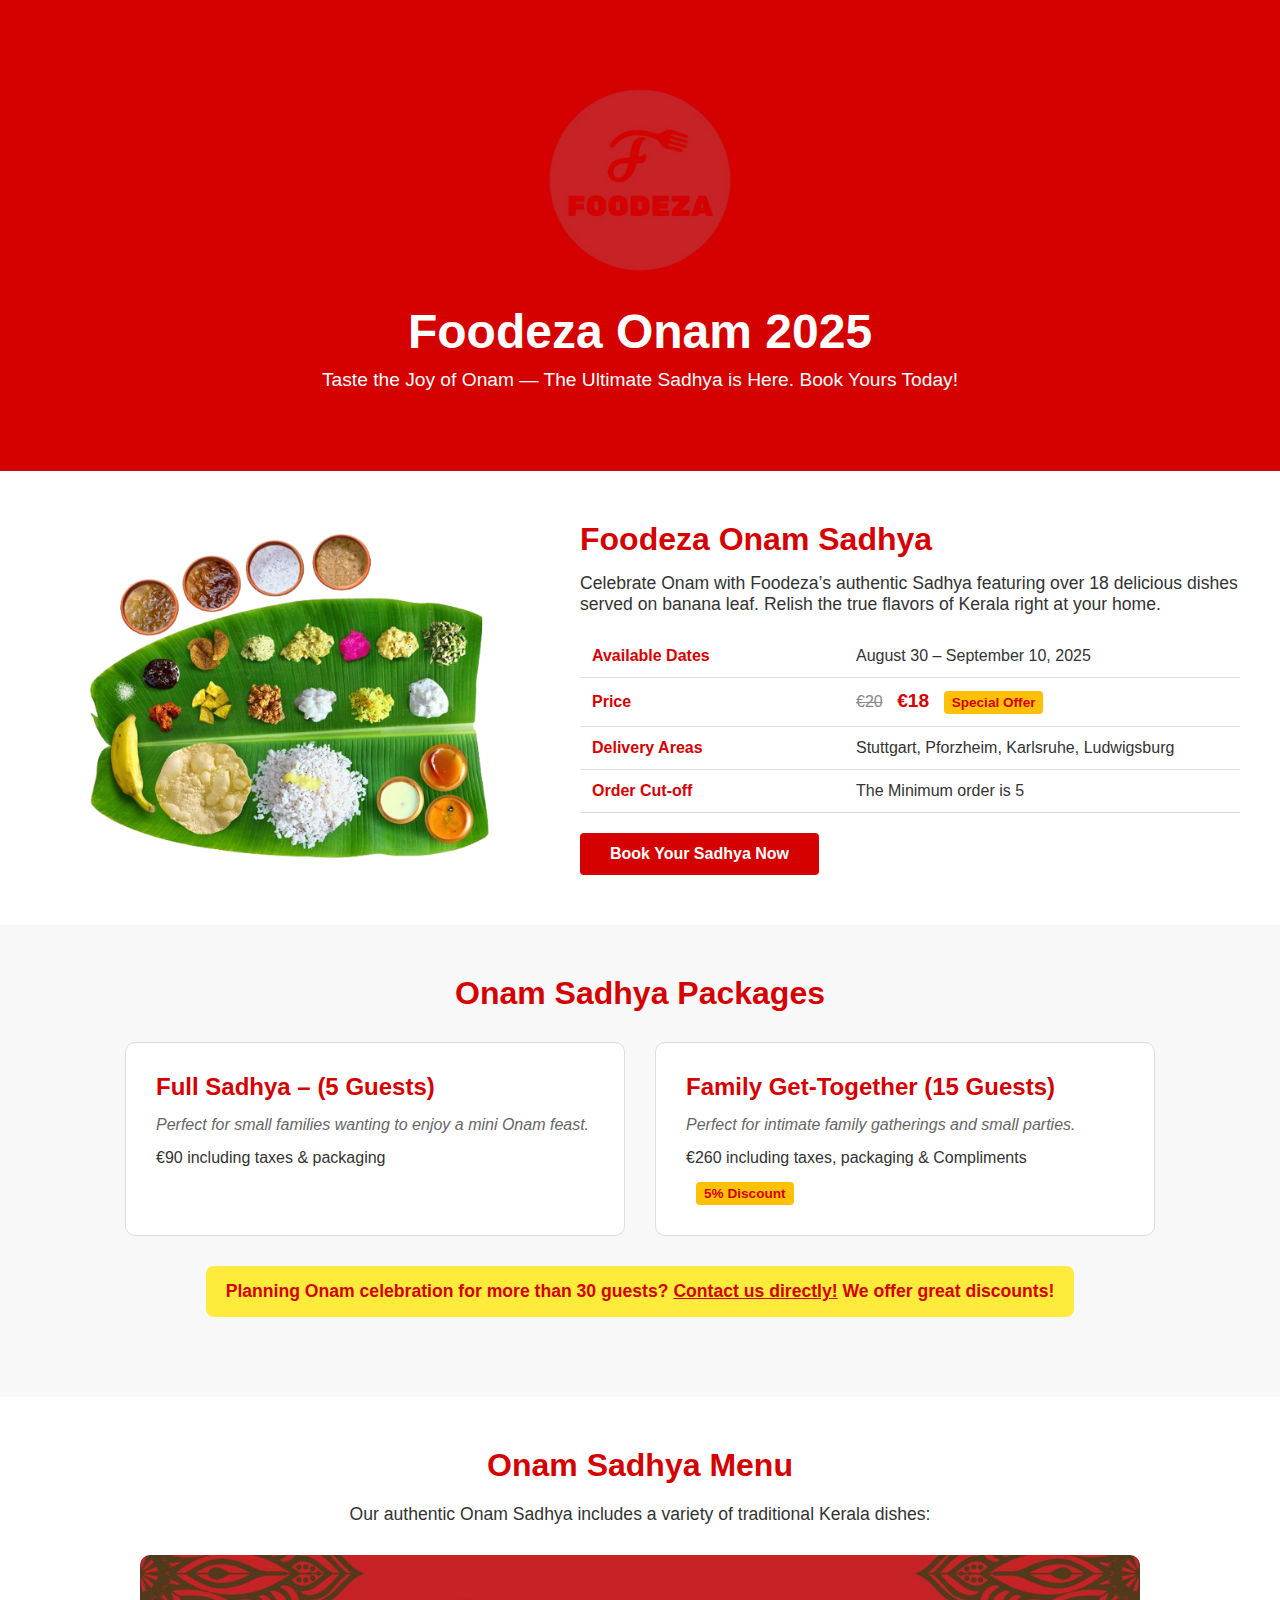
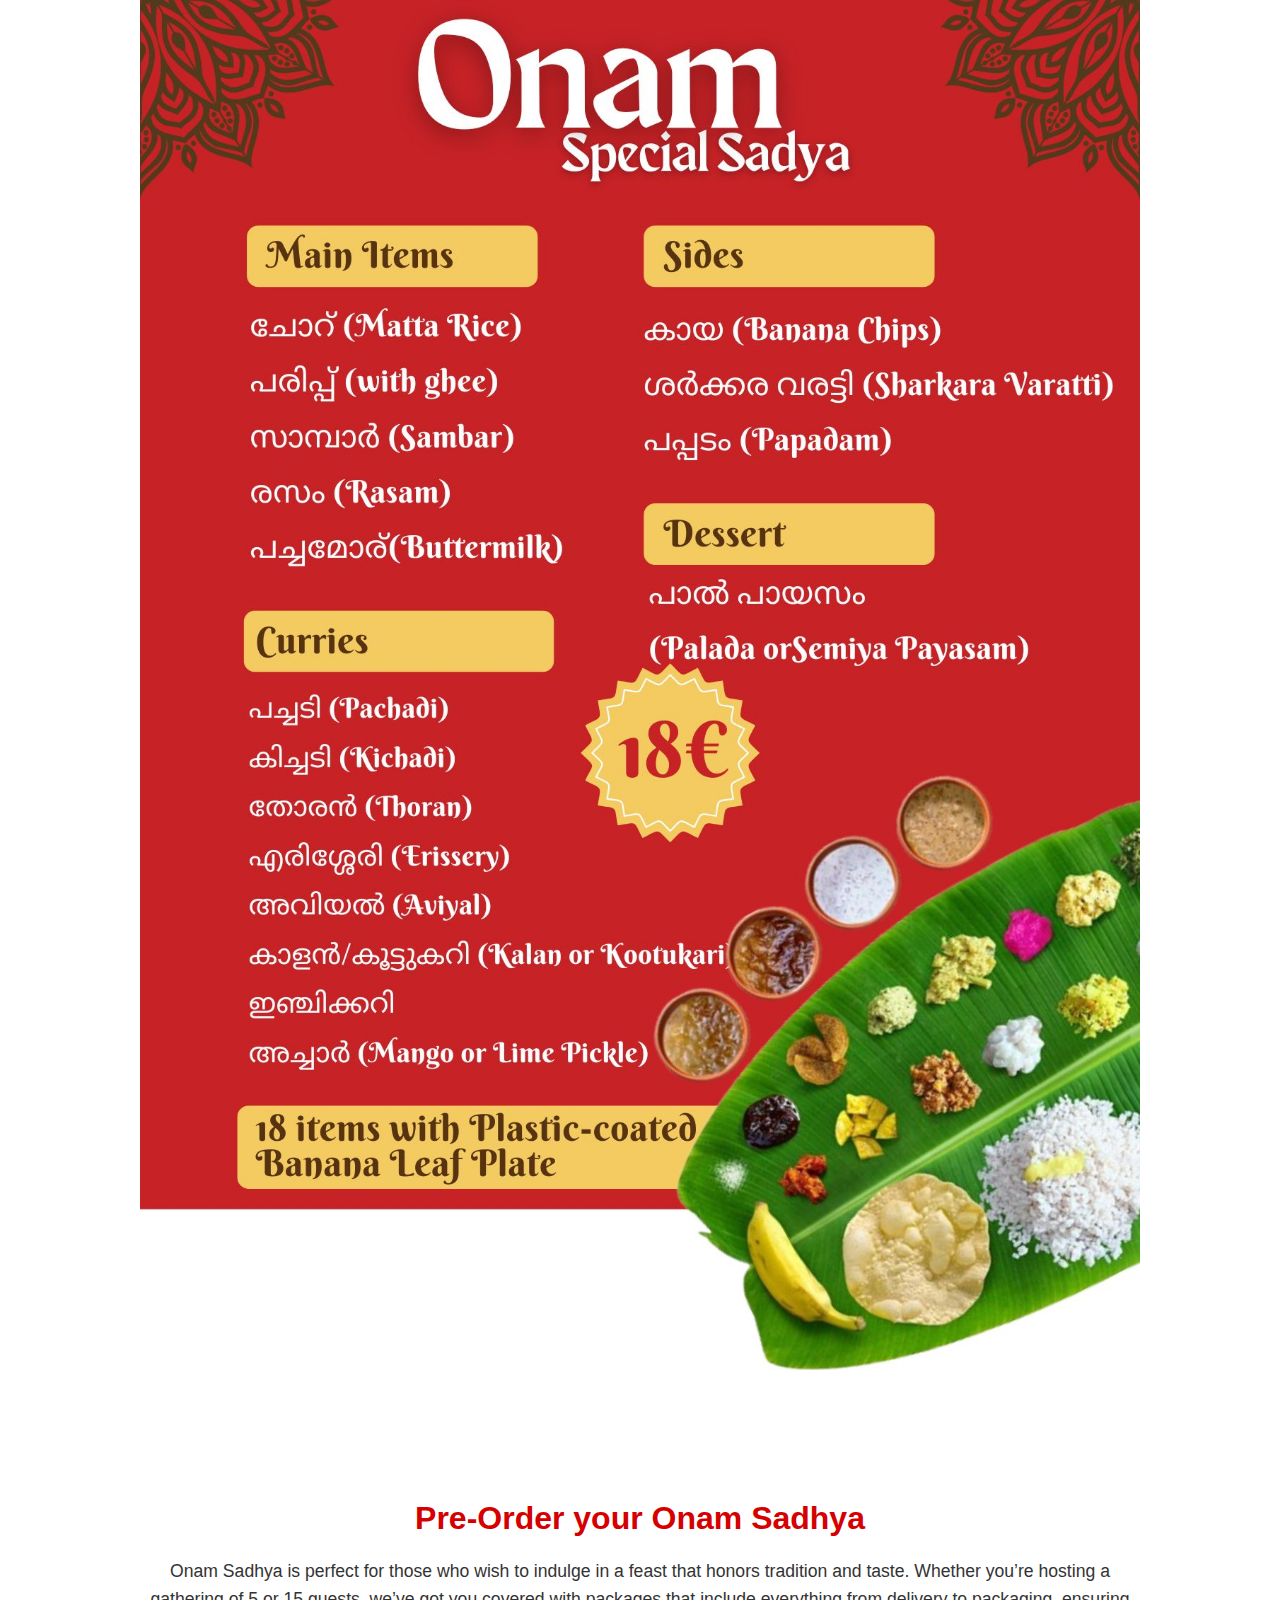
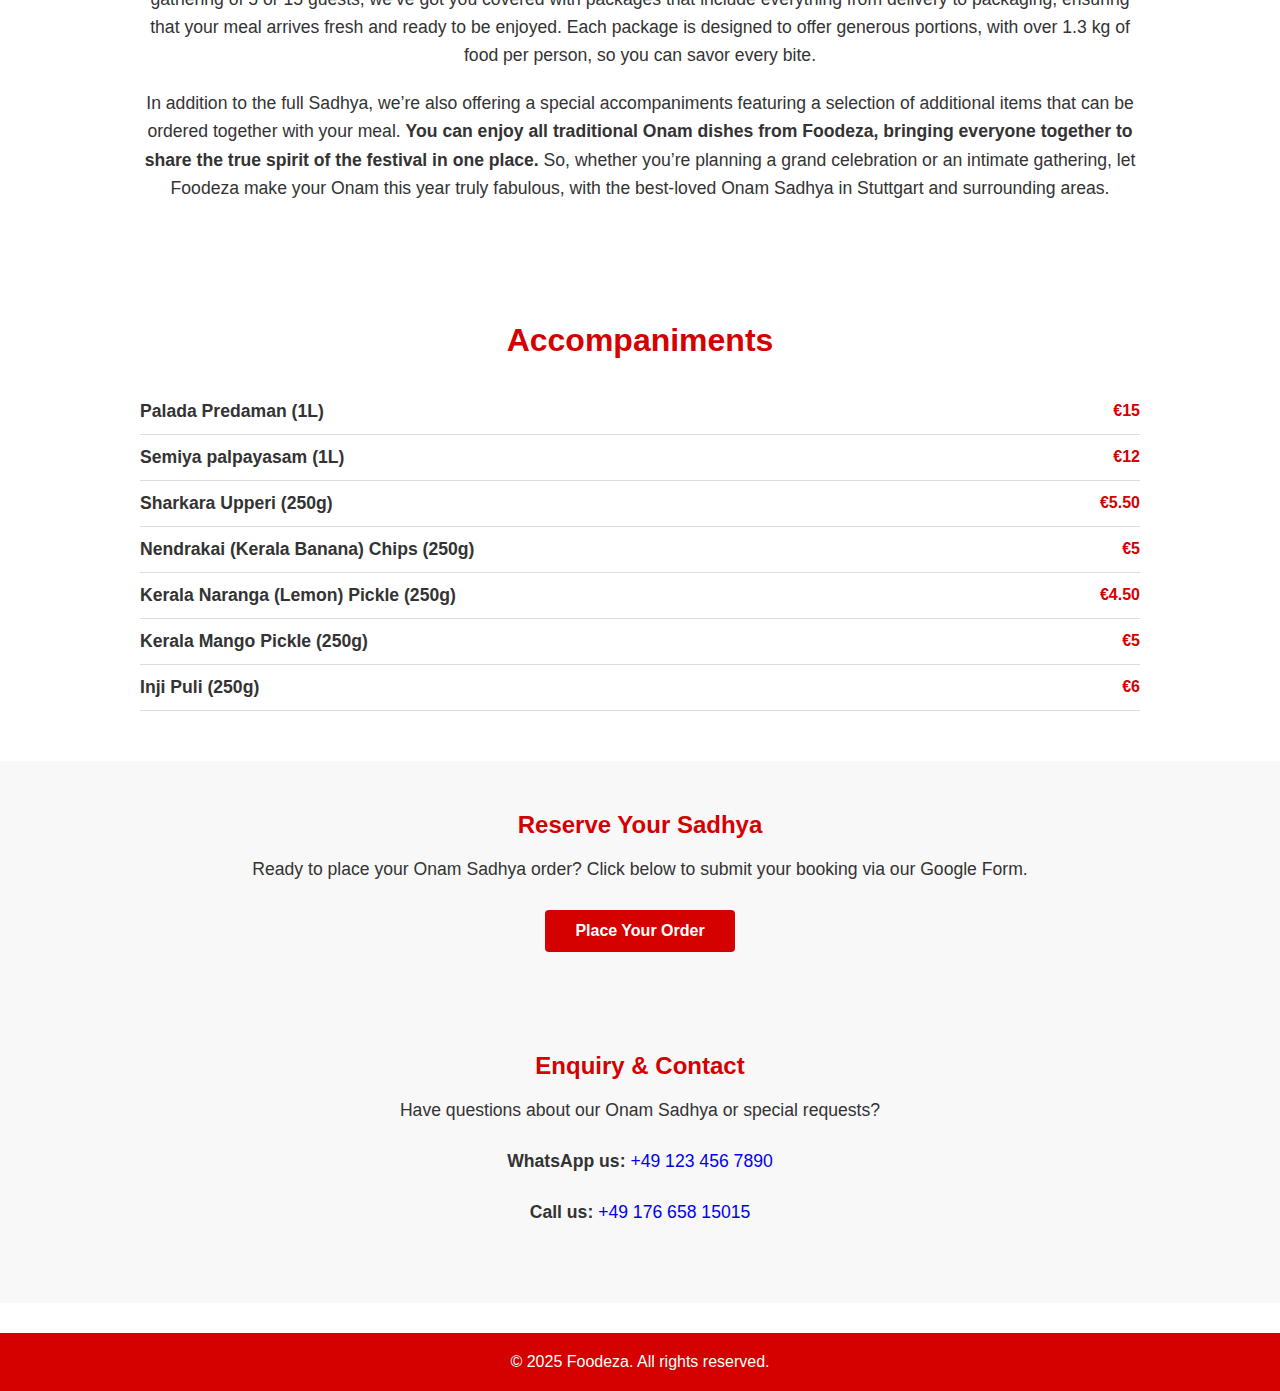
<file: onam-sadya.html>
<!DOCTYPE html>
<html lang="en">
<head>
  <meta charset="UTF-8" />
  <meta name="viewport" content="width=device-width, initial-scale=1.0"/>
  <title>Foodeza Onam Sadhya Offer</title>
  <link rel="stylesheet" href="style-landingpage.css" />
</head>
<body>

 <section class="hero">
  <div class="hero-text">
    <div class="hero-logo">
      <a href="index.html">
        <img src="images/logo.png" alt="Foodeza Logo">
      </a>
    </div>
    <h1>Foodeza Onam 2025</h1>
    <p>Taste the Joy of Onam — The Ultimate Sadhya is Here. Book Yours Today!</p>
  </div>
</section>


  <section class="sadhya-offer">
    <div class="content">
      <div class="image">
        <img src="images/Onam-Sadhya.png" alt="Foodeza Onam Sadhya" />
      </div>
      <div class="details">
        <h2>Foodeza Onam Sadhya</h2>
        <p>Celebrate Onam with Foodeza’s authentic Sadhya featuring over 18 delicious dishes served on banana leaf. Relish the true flavors of Kerala right at your home.</p>
        
        <table>
          <tr>
            <th>Available Dates</th>
            <td>August 30 – September 10, 2025</td>
          </tr>
          <tr>
            <th>Price</th>
            <td><span class="old-price">€20</span> <span class="new-price">€18</span>
              <span class="offer-label">Special Offer</span>
            </td>
          </tr>
          <tr>
            <th>Delivery Areas</th>
            <td>Stuttgart, Pforzheim, Karlsruhe, Ludwigsburg</td>
          </tr>
          <tr>
            <th>Order Cut-off</th>
            <td>The Minimum order is 5</td>
          </tr>
        </table>

        <a href="https://forms.gle/SXv4oC7K8ETzXA2dA" target="_blank" class="btn">Book Your Sadhya Now</a>
      </div>
    </div>
  </section>

  
  <section class="packages">
  <h2>Onam Sadhya Packages</h2>
  <div class="package-cards">

    <div class="card">
      <h3>Full Sadhya – (5 Guests)</h3>
      <p><em>Perfect for small families wanting to enjoy a mini Onam feast.</em></p>
      <p>€90 including taxes & packaging</p>
    </div>
    
    <div class="card">
      <h3>Family Get-Together (15 Guests)</h3>
      <p><em>Perfect for intimate family gatherings and small parties.</em></p>
      <p>€260 including taxes, packaging & Compliments</p>
      <span class="offer-label">5% Discount</span>
    </div>

    <p class="highlight-banner">
  Planning Onam celebration for more than 30 guests? 
  <a href="#book">Contact us directly!</a> We offer great discounts!
</p>

  </div>
</section>



<section class="menu-section">
  <h2>Onam Sadhya Menu</h2>
  <p>Our authentic Onam Sadhya includes a variety of traditional Kerala dishes:</p>
  <div class="menu-image">
    <img src="images/onam_sadya1.jpg" alt="Foodeza Onam Sadhya" />
  </div>
</section>

<section class="preorder">
  <h2>Pre-Order your Onam Sadhya</h2>
  <p>
    Onam Sadhya is perfect for those who wish to indulge in a feast that honors tradition 
    and taste. Whether you’re hosting a gathering of 5 or 15 guests, we’ve got you 
    covered with packages that include everything from delivery to packaging, 
    ensuring that your meal arrives fresh and ready to be enjoyed. 
    Each package is designed to offer generous portions, with over 1.3 kg of food per 
    person, so you can savor every bite.
    </p>
    <p>
    In addition to the full Sadhya, we’re also offering a special accompaniments 
    featuring a selection of additional items that can be ordered together with your meal. 
    <strong>You can enjoy all traditional Onam dishes from Foodeza, bringing everyone together to share the true spirit of the festival in one place.</strong>
    So, whether you’re planning a grand celebration or an intimate gathering, 
    let Foodeza make your Onam this year truly fabulous, 
    with the best-loved Onam Sadhya in Stuttgart and surrounding areas.
  </p>
</section>

<section class="accompaniments">
  <h2>Accompaniments</h2>
  <div class="elementor-widget-container">
    <ul class="elementor-price-list">
      <li>
        <a class="elementor-price-list-item" href="#">
          <div class="elementor-price-list-text">
            <div class="elementor-price-list-header">
              <span class="elementor-price-list-title">Palada Predaman (1L)</span>
              <span class="elementor-price-list-separator"></span>
              <span class="elementor-price-list-price">€15</span>
            </div>
            <p class="elementor-price-list-description"></p>
          </div>
        </a>
      </li>
      <li>
        <a class="elementor-price-list-item" href="#">
          <div class="elementor-price-list-text">
            <div class="elementor-price-list-header">
              <span class="elementor-price-list-title">Semiya palpayasam (1L)</span>
              <span class="elementor-price-list-separator"></span>
              <span class="elementor-price-list-price">€12</span>
            </div>
            <p class="elementor-price-list-description"></p>
          </div>
        </a>
      </li>
      <li>
        <a class="elementor-price-list-item" href="#">
          <div class="elementor-price-list-text">
            <div class="elementor-price-list-header">
              <span class="elementor-price-list-title">Sharkara Upperi (250g)</span>
              <span class="elementor-price-list-separator"></span>
              <span class="elementor-price-list-price">€5.50</span>
            </div>
            <p class="elementor-price-list-description"></p>
          </div>
        </a>
      </li>
      <li>
        <a class="elementor-price-list-item" href="#">
          <div class="elementor-price-list-text">
            <div class="elementor-price-list-header">
              <span class="elementor-price-list-title">Nendrakai (Kerala Banana) Chips (250g)</span>
              <span class="elementor-price-list-separator"></span>
              <span class="elementor-price-list-price">€5</span>
            </div>
            <p class="elementor-price-list-description"></p>
          </div>
        </a>
      </li>
      <li>
        <a class="elementor-price-list-item" href="#">
          <div class="elementor-price-list-text">
            <div class="elementor-price-list-header">
              <span class="elementor-price-list-title">Kerala Naranga (Lemon) Pickle (250g)</span>
              <span class="elementor-price-list-separator"></span>
              <span class="elementor-price-list-price">€4.50</span>
            </div>
            <p class="elementor-price-list-description"></p>
          </div>
        </a>
      </li>
      <li>
        <a class="elementor-price-list-item" href="#">
          <div class="elementor-price-list-text">
            <div class="elementor-price-list-header">
              <span class="elementor-price-list-title">Kerala Mango Pickle (250g)</span>
              <span class="elementor-price-list-separator"></span>
              <span class="elementor-price-list-price">€5</span>
            </div>
            <p class="elementor-price-list-description"></p>
          </div>
        </a>
      </li>
      <li>
        <a class="elementor-price-list-item" href="#">
          <div class="elementor-price-list-text">
            <div class="elementor-price-list-header">
              <span class="elementor-price-list-title">Inji Puli (250g)</span>
              <span class="elementor-price-list-separator"></span>
              <span class="elementor-price-list-price">€6</span>
            </div>
            <p class="elementor-price-list-description"></p>
          </div>
        </a>
      </li>
    </ul>
  </div>
</section>


<section id="book" class="booking">
  <h2>Reserve Your Sadhya</h2>
  <p>Ready to place your Onam Sadhya order? Click below to submit your booking via our Google Form.</p>
  <a href="https://forms.gle/SXv4oC7K8ETzXA2dA" target="_blank" class="btn">Place Your Order</a>
</section>

<section id="enquiry" class="booking">
  <h2>Enquiry & Contact</h2>
  <p>Have questions about our Onam Sadhya or special requests?</p>
  <p>
    <strong>WhatsApp us:</strong> 
    <a href="https://wa.me/491234567890" target="_blank">+49 123 456 7890</a>
  </p>
  <p>
    <strong>Call us:</strong> 
    <a href="tel:+491234567890">+49 176 658 15015</a>
  </p>
</section>

  <footer>
    &copy; 2025 Foodeza. All rights reserved.
  </footer>
</body>
</html>
</file>
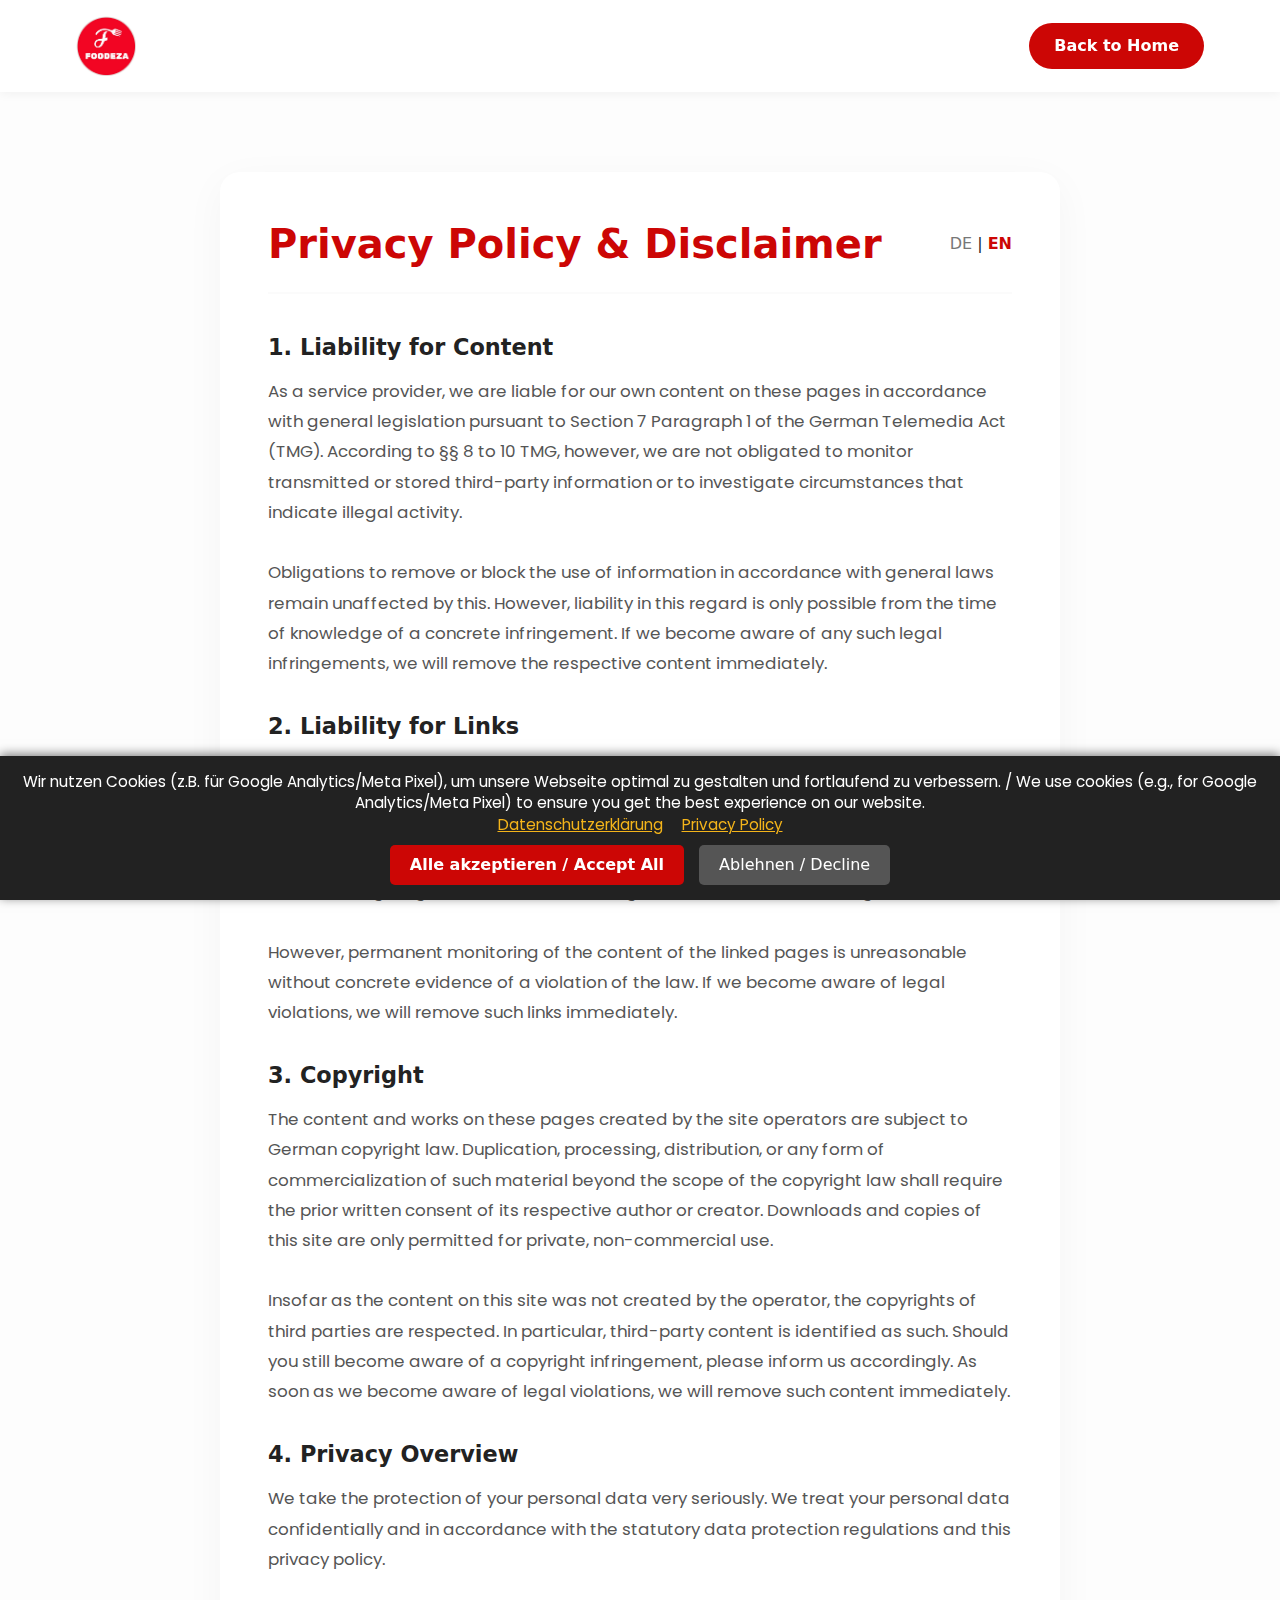
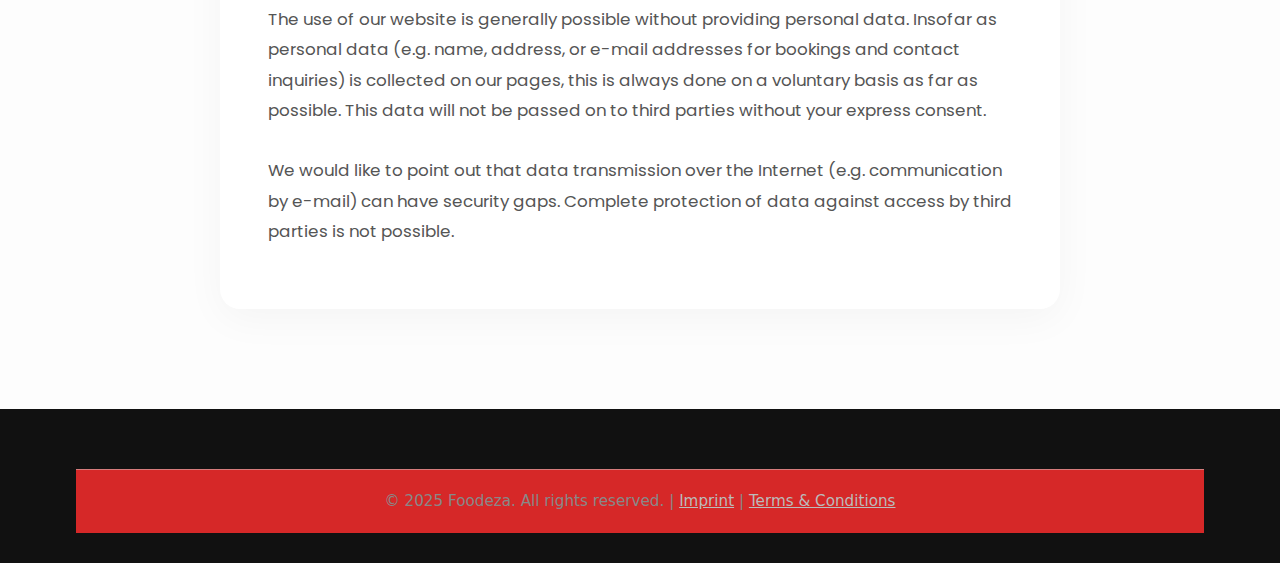
<file: privacy.html>
<!DOCTYPE html>
<html lang="en">
<head>
  <meta name="description" content="Foodeza Privacy Policy" />
  <meta charset="UTF-8" />
  <meta name="viewport" content="width=device-width, initial-scale=1.0" />
  <link rel="icon" type="image/x-icon" href="images/favicon.ico">
  <title>Privacy Policy - Foodeza</title>
  <link rel="stylesheet" href="css/style.css" />
  <link rel="stylesheet" href="css/bootstrap.5.3.7.css" />
  <style>
    .imprint-section h3 { font-size: 1.4rem; font-weight: 600; margin-top: 35px; margin-bottom: 15px; color: #222; }
    .imprint-section p { font-size: 1.05rem; color: #555; line-height: 1.8; margin-bottom: 15px; }
    .imprint-section a { color: #cc0605; text-decoration: none; transition: opacity 0.3s; }
    .imprint-section a:hover { opacity: 0.8; text-decoration: underline; }
  </style>
</head>
<body>
  <!-- Header -->
  <header style="background: #ffffff; box-shadow: 0 2px 10px rgba(0,0,0,0.05); position: sticky; top: 0; z-index: 1000;">
    <div class="container">
      <div class="row py-3">
        <div class="col-12 d-flex justify-content-between align-items-center">
            <a href="index.html" title="Foodeza">
              <img class="main-logo" src="./images/foodeza_main_logo.png" alt="Foodeza" style="height: 60px; width: auto;" />
            </a>
            <a href="index.html" class="btn" style="background: #cc0605; color: white; padding: 10px 24px; font-weight: 600; border-radius: 50px; text-decoration: none; transition: transform 0.3s;">Back to Home</a>
        </div>
      </div>
    </div>
  </header>

  <section class="imprint-section" style="padding: 80px 0 100px; background-color: #fdfdfd;">
    <div class="container">
      <div class="row justify-content-center">
        <div class="col-lg-9 col-md-11">
          <div class="bg-white p-4 p-md-5" style="border-radius: 20px; box-shadow: 0 10px 40px rgba(0,0,0,0.04);">
            <div class="d-flex flex-column flex-sm-row justify-content-between align-items-sm-center mb-4 gap-3">
               <h1 class="mb-0" style="color: #cc0605; font-weight: 800; font-size: clamp(1.8rem, 4vw, 2.5rem);">Privacy Policy & Disclaimer</h1>
               <div class="lang-switch">
                 <a href="datenschutz.html" style="color: #777;">DE</a> | 
                 <a href="privacy.html" class="fw-bold" style="color: #cc0605;">EN</a>
               </div>
            </div>
            
            <hr style="border-top: 2px solid #f1f1f1; margin-bottom: 40px;">

            <h3>1. Liability for Content</h3>
            <p>
              As a service provider, we are liable for our own content on these pages in accordance with general legislation pursuant to Section 7 Paragraph 1 of the German Telemedia Act (TMG). According to §§ 8 to 10 TMG, however, we are not obligated to monitor transmitted or stored third-party information or to investigate circumstances that indicate illegal activity.<br><br>
              Obligations to remove or block the use of information in accordance with general laws remain unaffected by this. However, liability in this regard is only possible from the time of knowledge of a concrete infringement. If we become aware of any such legal infringements, we will remove the respective content immediately.
            </p>

            <h3>2. Liability for Links</h3>
            <p>
              Our website contains links to external, third-party websites, on the content of which we have no influence. Therefore, we cannot assume any liability for this external content. The respective provider or operator of the pages is always responsible for the content of the linked pages. The linked pages were checked for possible legal violations at the time of linking. Illegal content was not recognizable at the time of linking.<br><br>
              However, permanent monitoring of the content of the linked pages is unreasonable without concrete evidence of a violation of the law. If we become aware of legal violations, we will remove such links immediately.
            </p>

            <h3>3. Copyright</h3>
            <p>
              The content and works on these pages created by the site operators are subject to German copyright law. Duplication, processing, distribution, or any form of commercialization of such material beyond the scope of the copyright law shall require the prior written consent of its respective author or creator. Downloads and copies of this site are only permitted for private, non-commercial use.<br><br>
              Insofar as the content on this site was not created by the operator, the copyrights of third parties are respected. In particular, third-party content is identified as such. Should you still become aware of a copyright infringement, please inform us accordingly. As soon as we become aware of legal violations, we will remove such content immediately.
            </p>

            <h3>4. Privacy Overview</h3>
            <p>
              We take the protection of your personal data very seriously. We treat your personal data confidentially and in accordance with the statutory data protection regulations and this privacy policy.<br><br>
              The use of our website is generally possible without providing personal data. Insofar as personal data (e.g. name, address, or e-mail addresses for bookings and contact inquiries) is collected on our pages, this is always done on a voluntary basis as far as possible. This data will not be passed on to third parties without your express consent.<br><br>
              We would like to point out that data transmission over the Internet (e.g. communication by e-mail) can have security gaps. Complete protection of data against access by third parties is not possible.
            </p>
          </div>
        </div>
      </div>
    </div>
  </section>

  <!-- Footer -->
  <footer style="background: #111111; padding: 30px 0; text-align: center;">
    <div class="container">
      <div class="copyright-content" style="font-size: 0.95rem; color: #888;">© 2025 Foodeza. All rights reserved. | <a href="imprint.html" style="color: #bbb; text-decoration: underline;">Imprint</a> | <a href="terms.html" style="color: #bbb; text-decoration: underline;">Terms & Conditions</a></div>
    </div>
  </footer>

  <script src="./js/cookie.js"></script>
</body>
</html>
</file>
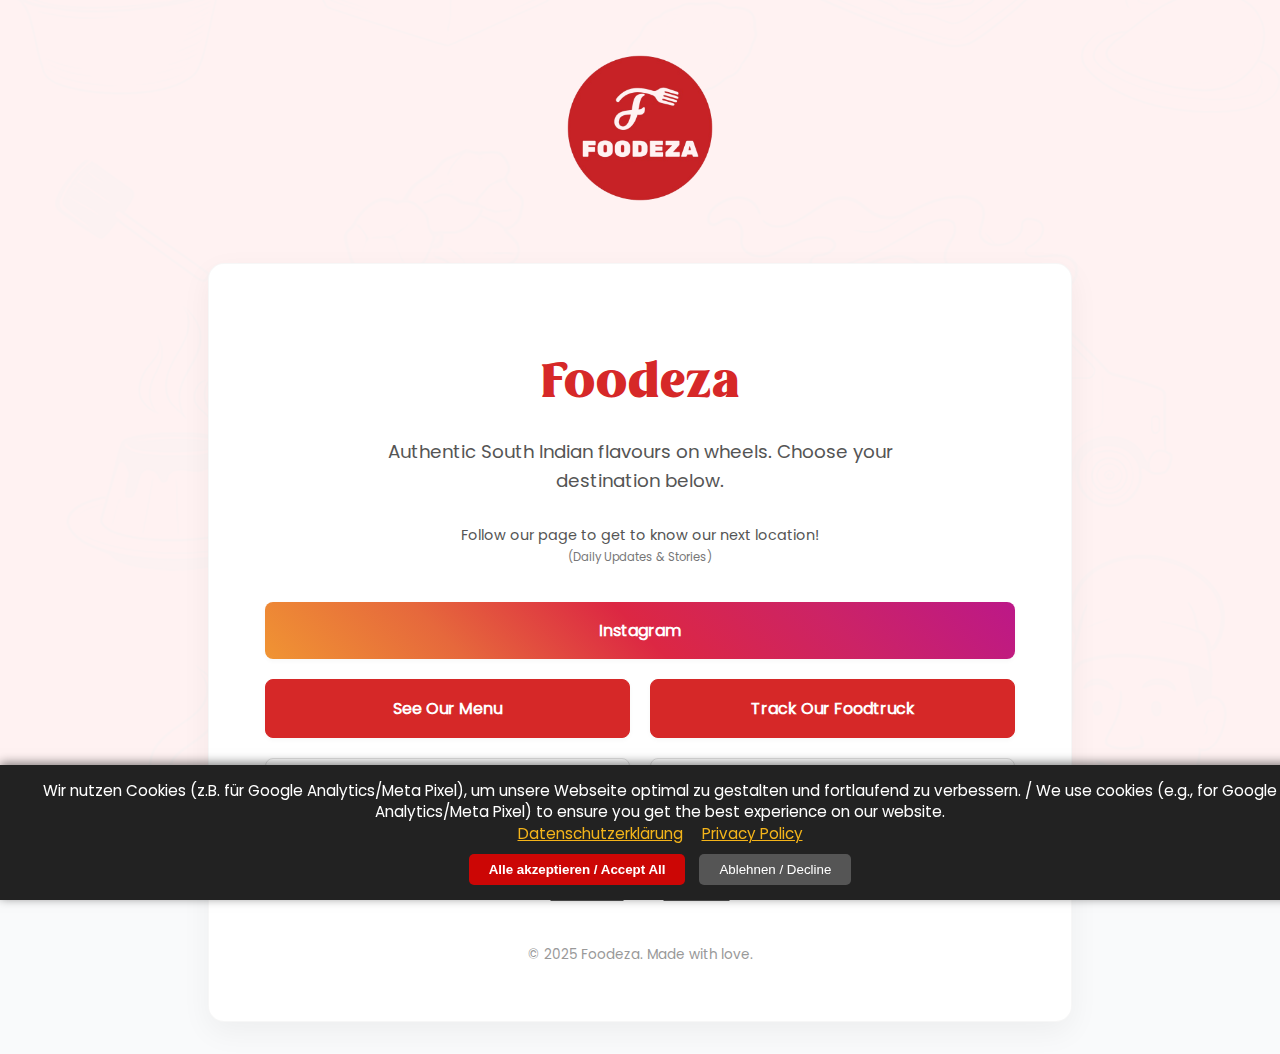
<file: start.html>
<!DOCTYPE html>
<html lang="en">

<head>
  <meta charset="UTF-8" />
  <meta name="viewport" content="width=device-width, initial-scale=1.0" />
  <title>Foodeza - Welcome</title>
  <!-- Use the new dedicated premium CSS -->
  <link rel="stylesheet" href="css/start-premium.css" />
  <link rel="icon" href="images/favicon.png" type="image/png">

  <!-- FontAwesome for Icons (Optional, if you want valid icons, otherwise text is fine) -->
  <!-- Assuming no external CDN allowed by default unless specified, sticking to text or SVGs if available. Using text for now as per design -->
</head>

<body>

  <header class="center-header">
    <img src="images/logo-red.png" alt="Foodeza Logo" class="logo" />
  </header>

  <main class="start-page">
    <div class="glass-card">
      <h1 data-en="Experiences" data-de="Erlebnisse">
        Foodeza
      </h1>
      <p class="welcome-text" data-en="Authentic South Indian flavours on wheels. Choose your journey:"
        data-de="Authentische südindische Aromen auf Rädern. Wählen Sie Ihre Reise:">
        Authentic South Indian flavours on wheels. Choose your destination below.
      </p>

      <div class="start-buttons">
        <!-- Instagram Promo (First Priority) -->
        <p class="insta-text" data-en="Follow our page to get to know our next location!"
          data-de="Folgen Sie uns, um unseren nächsten Standort zu erfahren!">
          Follow our page to get to know our next location! <br>
          <span style="font-size: 0.8em; opacity: 0.8;">(Daily Updates & Stories)</span>
        </p>
        <a href="https://instagram.com/foodeza.de/" class="btn-premium btn-instagram" target="_blank">
          Instagram
        </a>

        <!-- Main Action Buttons -->
        <a href="index.html#menu" class="btn-premium highlight" data-en="See Our Menu" data-de="Unsere Speisekarte">
          See Our Menu
        </a>
        <a href="foodtruck" class="btn-premium highlight" data-en="Track Our Foodtruck" data-de="Foodtruck verfolgen">
          Track Our Foodtruck
        </a>

        <a href="https://forms.gle/8ueUUB2KLP9kPpDHA" class="btn-premium" target="_blank"
          data-en="Request Catering Quote" data-de="Catering-Angebot">
          Request Catering Quote
        </a>
        <a href="https://forms.gle/setzC2eHUoBrr3Ub6" class="btn-premium" data-en="Contact Us" data-de="Kontakt">
          Contact Us
        </a>
      </div>

      <!-- Social & Contact as footer links -->
      <div class="social-row">
        <!-- Removed Instagram from here as it is now a main button -->
        <a href="https://www.facebook.com/profile.php?id=61576927270257" class="btn-social" target="_blank">Facebook</a>
        <a href="https://www.youtube.com/@Foodeza_de" class="btn-social" target="_blank">YouTube</a>
      </div>

      <div class="footer-note">
        &copy; 2025 Foodeza. Made with love.
      </div>
    </div>
  </main>

  <script src="js/script.js"></script>

  <script src="./js/cookie.js"></script>
</body>

</html>
</file>
<file: css/style.css>
@font-face {
  font-family: Lato-Regular;
  src: url(../fonts/Lato-Regular.woff) format("woff"),
		url(../fonts/Lato-Regular.woff2) format("woff2");
}
@font-face{
	font-family: Poppins;
	src:url(../fonts/Poppins.woff) format("woff"),
		url(../fonts/Poppins.woff2) format("woff2");
}
@font-face{
	font-family: Brume;
	src:url(../fonts/Brume-Regular.woff) format("woff"),
		url(../fonts/Brume-Regular.woff2) format("woff2");
}
@font-face{
	font-family: chela;
	src:url(../fonts/ChelaOne-Regular.woff) format("woff"),
		url(../fonts/ChelaOne-Regular.woff2) format("woff2");
}
* {
  box-sizing: border-box;
  margin: 0; padding: 0;
}
:active, :hover, :focus {
  outline: 0!important;
  outline-offset: 0;
}

h1,h2,h3,h4,h5,h6,p{
	margin:0;
	padding:0;
}
body {
  font-family: var(--font-main);
  margin: 0;
  padding: 0;
  background-color: var(--white);
  color: var(--black);
  line-height: 1.6;
  font-size: 16px;
  overflow-x: hidden;
}
a{
	text-decoration:none;
	
}
dl, ol, ul {
    margin-top: 0;
    margin-bottom: 0 !important;
}
:root {
  --red: #d62828;
  --red-dark: #C01010;
  --white: #ffffff;
  --black: #000000;
  --yellow:#ffd304;
  --green: #0bbd08;
  --darkgreen: #0f5e0d;
  --font-main: 'Poppins';
  --font-secondary: 'Lato-Regular';
}
p{
  font-family: var(--font-main);
  color: var(--white);
}

ul{
  padding: 0px !important;
  text-decoration: none ;
}
  
    ::before,
    ::after {
      position: absolute;
      content: "";
    }

    .btn {
      position: relative;
      display: inline-block;
      width: auto; height: auto;
      background-color: transparent;
      border: none;
      cursor: pointer;
      text-decoration: none;
    }

    .btn span {         
      position: relative;
      display: inline-block;
      top: 0; left: 0;
      width: 100%;
      transition: 0.3s;
    }

    .btn-2::before {
      background-color: var(--red);
      transition: 0.4s ease-out;
      z-index: 0;
    }

    .btn-2 span {
      transition: 0.2s;
      position: relative;
      z-index: 1;
    }  

    .btn-2 span:hover {
      color: rgb(255,255,255);
      transition: 0.2s 0.1s;
    }

    .btn.hover-slide-down::before {
      top: 0; left: 0; right: 0; 
      height: 0%; width: 100%;
    }

    .btn.hover-slide-down:hover::before {
      height: 100%;
    }

    /* Extra for demo */
    ul { list-style: none; padding: 0; }
    li.main-btn { text-align: center; }

.header-top{
  background-color: transparent;
  padding: 12px 0px 0px;
}
.white-text{
  color: var(--white);
}
.container{
  max-width: 85% !important;
  margin: auto;
}
.header-top-right{
  text-align: right;
}
.clg-15{
  column-gap: 15px;
}
.clg-12{
  column-gap: 12px;
}
.header-top-left {
  justify-content: left;
}
.header-top-right{
  justify-content: flex-end;
}
.socialMedia-row a{
  display: flex;
  align-items: center;
  justify-content: center;
  column-gap: 7px;
  text-decoration: none;
  color: var(--red);
  cursor: pointer;
}
.header-top-right a{
  font-weight: 600;
}
.header-menu{
  display: flex;
  align-items: center;
  justify-content: space-between;
  column-gap: 20px;
}
.menu-list{

  list-style-type: none;
  display: flex;
  align-items: center;
  justify-content: space-between;
  column-gap: 20px;
}
.menu-list a{
  color: var(--red);
  font-weight: 600;
  font-size: 24px;
  text-decoration: none;
  cursor: pointer;
  width: fit-content;
    display: block;
}
.menu-list a:hover{
  color: var(--red);
}
.main-logo{
  max-width: 125px;
}
.footer-logo img{
   max-width: 170px;
}
.menu-center{
  margin-left: 80px;
  margin-right: 80px;
}
.header {
    background-color: var(--white);
    color: var(--red);
    padding: 10px 0px 10px;
    display: flex;
    justify-content: space-between;
    align-items: center;
    position: sticky;
    top: 0;
    z-index: 999;
    box-shadow: 0 2px 5px rgba(0, 0, 0, 0.1);
  }
.menu-left, .menu-right {
    display: flex;
    flex-direction: column;
    gap: 15px;
    width: 100%;
}
.menu-center {
    display: flex;
    align-items: center;
    justify-content: center;
}
.menu-subList{
  position: relative;
  white-space: nowrap;
}
.menu-subList ul {
  max-height: 0;
  opacity: 0;
  transform: translateY(-10px);
  overflow: hidden;
  transition: all 0.3s ease;
  position: absolute;
  top: 110%;
  left: 0;
  background: var(--red);
  box-shadow: 0 0 10px rgba(0,0,0,0.1);
  z-index: 100;
  border-radius: 4px;
}

/* On hover: animate dropdown */
.menu-subList:hover ul {
  max-height: 500px; /* Enough to show all submenu items */
  opacity: 1;
  transform: translateY(0);
  padding: 10px 0px !important;
}

.menu-subList ul a{
  display: block;
  padding: 7px 15px;
  color: var(--white);
  text-decoration: none;
  width: 100%; 
  cursor: pointer;
  
}
.menu-subList ul a:hover{
  color: var(--white);
  text-decoration: underline;
}
.main-btn a{
 border: 2px solid var(--red);
 padding: 3px 7px;
    border-radius: 4px;
    cursor: pointer;
}
.main-btn a:hover{
 border: 2px solid var(--red);
 background-color: var(--red);
 color: var(--white);
}
.header-menu-mob{
  display: none;
}
.bg-video {
  width: 100%;
  height: 100%;
  object-fit: none;
  display: block;
}
.intro-section{
  /* background-image: url('../images/foodeza-background.png'); */
  background-size: contain;
  background-repeat: no-repeat;
  width: 100%;
  background-color: var(--red);
}
section{
  padding: 70px 0px;
}
h1.title{
  color: var(--white);
  font-size: 80px;
  font-weight: 600;
  text-transform: uppercase;
  font-family: Brume;
  letter-spacing: 7px;
}
.intro-section h1.title{
  width: 90%;
}
.w-100{
  width: 100%;
}
.img-border{
  border: 5px solid #fff;
}
.slider-box{
  position: relative;
}
.slider-box .carousel-indicators button{
  border-radius: 50%;
  width: 7px;
  height: 7px;
}
.align-c{
  align-items: center;
}
.white-btn.main-btn a{
 color: var(--red);
 background-color: var(--white);
 padding: 15px;
    border: 0px solid #ffff;
    font-weight: 600;
    margin-top: 20px;
}
.white-btn.main-btn a:hover{
 border: 0px solid var(--black);
 background-color: var(--black);
 border-radius: 4px;
 color: var(--white);
}
.white-btn.main-btn .btn-2::before {
     background-color: var(--black);
     border-radius: 4px;
}
.link-btn a:hover svg path{
  stroke: #ffffff;
}
.badge-row{
  display: flex;
  align-items: center;
  justify-content: center;
  column-gap: 180px;
  margin: 70px 0px !important;
}
.badge-circle{
  background-color: var(--white);
  border-radius: 50%;
  padding: 20px;
  width: 170px;
  height: 170px;
  display: flex;
  justify-content: center;
  align-items: center;
  text-align: center;
  font-weight: 600;
}
.red-badge{
  color: var(--red);
   border: 7px dotted var(--red);
}
.green-badge{
  color: var(--darkgreen);
  border: 7px dotted var(--darkgreen);
}
.sub-title {
    color: var(--white);
    font-family: Brume;
    font-size: 60px;
    text-align: center;
    line-height: 60px;
    text-transform: capitalize;
    
}
.title-width{
  max-width: 70% !important;
  margin: auto;
}
.food-tab{
  margin: 70px 0px 30px !important;
}
.food-tab .tab{
  background-color: var(--white);
  padding: 35px 50px 30px;
  border-radius: 5px;
  display: flex;
    align-items: center;
    justify-content: space-between;
}
.tablinks{
  border: 0px;
  background-color: var(--white);
}
.menu-name{
  color: var(--red);
  font-family: Brume;
  padding-top: 10px;
  opacity:0;
}
.tablinks.active .menu-name{
 opacity: 1;
}
.food-tab .tabcontent{
  padding-top: 50px;
  display: none;
}
.food-tab .tabcontent h3{
  font-family: Brume;
  font-size: 40px;
  padding-bottom: 20px;
  color: var(--white);
}
.food-tab .tabcontent p{
  color: var(--white);
  font-family: var(--font-main) ;
  line-height: 25px;
}
.tabcontent-detail{
  display: flex;
  justify-content: space-between;
  column-gap: 20%;
}
.dish-img img{
  border: 5px solid var(--white);
}

.tabcontent-detail > div:first-child {
  transform: translateX(-50px);
  opacity: 0;
  transition: all 0.6s ease;
}

.tabcontent-detail .dish-img {
  transform: translateX(50px);
  opacity: 0;
  transition: all 0.6s ease;
}

.tabcontent-detail.active > div:first-child,
.tabcontent-detail.active .dish-img {
  transform: translateX(0);
  opacity: 1;
}
.pb-90{
  padding-bottom: 90px;
}
.img-border{
  border: 5px solid #fff;
}
.about-img{
  width: auto;
}
.pb-30{
  padding-bottom: 30px;
}
.pb-20{
  padding-bottom: 20px;
}
.pb-25{
  padding-bottom: 25px;
}
.about-section{
  display: flex;
  align-items: flex-start;
  column-gap: 90px;
}
.title-red{
  color: var(--red);
}
.testimonial-section{
  display: grid;
  place-items: center;
  position: relative;
}
/***************testmonial-slider****************/
.testimonial-slider{
  padding-top: 80px;
}
.testimonial-section p{
  color: var(--black);
}
.swiper-container {
  border-radius: 5px;
  width: 70vw;
  overflow: hidden;
  height: fit-content;
  height: fit-content;
  font-size: 50px;
  position: relative;
  padding-bottom: 80px;
}

.swiper-slide {
  width: auto;
  height: fit-content;
  display: flex;
  height: auto;
  border-radius: 5px;
  border-bottom-left-radius: 10px;
  border-bottom-right-radius: 10px;
  overflow: hidden;
  align-items: flex-start;
  flex-direction: column;
  padding: 0px;
  font-family: var(--font-main);
  background-color: #efefef;

}

.swiper-slide .ImgHolder {
  background-color: var(--red);
  display: flex;
  width: 100%;
  height: auto;
  padding: 30px;
  border-bottom-left-radius: 20px;

}
.swiper-pagination-bullet-active {
    background: var(--red,var(--red)) !important;
}

.ContentHolder::before {
  background-color: var(--red);
  content: '';
  width: 50px;
  height: 50px;
  position: absolute;
  top: -5px;
  z-index: -1;
  right: 0px;
}

.ContentHolder {
  position: relative;
  padding: 20px 20px 15px;
  background-color: #efefef;
  border-top-right-radius: 20px;
  border-bottom-left-radius: 20px;
  border-bottom-right-radius:20px ;
}

.swiper-pagination-bullet {
  background-color: white;
  opacity: 1;
  border: 0px solid var(--red);
}

.swiper-pagination-bullet-active {
  background-color: var(--red);
}

.swiper-button {
  border: 1px solid white;
}

.swiper-slide img {
  width: 100px;
  height: 100px;
  border-radius: 50%;
  margin: auto;
  object-fit: cover;
  border: 3px solid var(--red);
  outline: 2px solid white;
}

.swiper-slide h3 {
  font-size: 1.1rem;
  text-align: center;
  font-weight: bold;
}

.swiper-slide p {
  font-size: 13px;
  padding: 5px;
  padding-top: 15px;
}

@media (max-width:638px) {
  .swiper-container {
    width: 100%;
  }
}

@media (max-width:500px) {
  .swiper-container {
    width: 70vw;
  }
}

@media (max-width:300px) {
  .swiper-container {
    width: 100%;
  }

  .swiper-slide {
    border-radius: 0px;
  }

  .swiper-container .ImgHolder {
    border-radius: 0px;
  }
  .ContentHolder{
    border-radius: 0px;
  }
}

/***************testmonial-slider****************/
.map-section{
  position: relative;
   overflow: hidden;
   width: 100%;
} 
section.map-section{
  padding: 0px;
}
.glob-video {
    position: absolute;
    top: 0;
    left: 0;
    object-fit: cover;
    width: 100%;
    height: 100%;
    z-index: -1; 
  }
 

.content {
    position: relative;
    z-index: 1;
    display: flex;
    align-items: center;
    justify-content: center;
    height: 100%;
}

.glob {
    width: 100%;
    height: auto;
}

.truck {
  position: absolute;
  bottom: 28%;
  left: 0;
  width: 220px;
  -webkit-offset-path: path("M 0 500 A 900 500 0 0 1 1800 500"); 
  offset-path: path("M 0 500 A 900 500 0 0 1 1800 500"); 
  -webkit-offset-rotate: auto;
  offset-rotate: auto;
}
.truck.animate {
  -webkit-animation: drive 8s linear infinite;
  animation: drive 8s linear infinite;
}

@-webkit-keyframes drive {
  0% { -webkit-offset-distance: 0%; offset-distance: 0%; }
  100% { -webkit-offset-distance: 100%; offset-distance: 100%; }
}

@keyframes drive {
  0% { offset-distance: 0%; }
  100% { offset-distance: 100%; }
}
.bg-video{
  border-radius: 20px;

}
.video-section{
    padding-bottom: 45px;
}
footer{
  background-color: var(--red);
  padding: 50px 0px 0px;
}
.footer-end-text{
    font-family: chela;
    font-size: 350px;
    color: #ffffff;
    text-align: center;
    opacity: 0.4;
    font-weight: 700;
    letter-spacing: 2px;
    line-height: normal;

}
.service-section{
  background-color: var(--red);
}
footer{
  color: var(--white);
}
.footer-title{
  font-family: var(--font-main);
  font-weight: 600;
  color: var(--white);
  font-size: 18px;
  padding-bottom: 20px;
}
.follow-icons{
  display: flex;
  align-items: center;
  column-gap: 15px;
}
.footer-contact a{
  color: var(--white);
  text-decoration: none;
  display: flex;
  align-items: center;
  column-gap: 5px;
  font-size: 15px;
}
.footer-submenu .submenu-title{
  display: flex;
  align-items: center;
  column-gap: 5px;
}
.footer-contact a:hover{
  text-decoration: underline;
}
.footer-submenu .submenu {
  max-height: 0;
  overflow: hidden;
  transition: max-height 0.4s ease;
  
}

.footer-submenu.open .submenu {
  max-height: 500px; /* adjust according to your submenu height */
  margin:10px 0px 10px 10px !important;
}

/* Optional: rotate arrow when open */
.footer-submenu .toggle-arrow {
  transition: transform 0.3s ease;
  cursor: pointer;
}
.footer-submenu.open .toggle-arrow {
  transform: rotate(180deg);
}
.footer-logo{
      height: 100%;
    display: flex;
    align-items: center;
}
.service-title-row{
  display: flex;
  align-items: center;
  column-gap: 35px;
}
.service-row{
  padding-top: 70px;
}
.service-title{
  color: var(--white);
  font-family: Brume;
  font-size: 20px;
}
.service-content{
  font-family: var(--font-main);
  color: #fff;
  padding-top: 30px;
  padding-bottom: 30px;
  border-bottom: 3px dotted #fff;
}
.service-box{
  margin-bottom: 50px;
}
.copyright-content {
    color: #fff;
    font-size: 14px;
    background-color: var(--red);
    text-align: center;
    padding: 20px 20px 20px;
    border-top: 1px solid #d5d5d57d;
    margin-top: 30px;
}
.animate-section {
  opacity: 0;
  transform: translateY(50px); /* start from below */
  animation: slideUp 0.8s ease-out forwards;
}

@keyframes slideUp {
  to {
    opacity: 1;
    transform: translateY(0);
  }
}
 .animate-badge {
  opacity: 0;
  transform: translateY(50px);
  transition: all 0.8s ease-out;
}

.animate-badge.show {
  opacity: 1;
  transform: translateY(0);
}
.about-section {
  opacity: 0;
  transform: translateY(50px); /* Start from below */
  transition: opacity 0.8s ease-out, transform 0.8s ease-out;
}

.about-section.show {
  opacity: 1;
  transform: translateY(0);
}

/* start hidden & slightly below */
.animate-title {
  opacity: 0;
  transform: translateY(40px);
  transition: opacity .6s ease, transform .6s cubic-bezier(.22,.61,.36,1);
  will-change: transform, opacity;
}

/* becomes visible when in view */
.inview {
  opacity: 1;
  transform: translateY(0);
}

/* accessibility */
@media (prefers-reduced-motion: reduce) {
  .animate-title { opacity: 1; transform: none; transition: none; }
}
.phone-col{
  position: fixed;
  bottom: 80px;
  right: 30px;
}
.phone-col .phone-icon{
  border-radius: 15px;
  /* background-color: #65b8f1; */
  background-color: #1106a2;
  width: 50px;
  height: 50px;
  text-align: center;
  display: flex;
  align-items: center;
  justify-content: center;
  /* box-shadow: 0px 0px 12px 3px #ffffff6b; */
    border: 3px solid #ffff;
}
.whatsapp-col{
 position: fixed;
  bottom: 20px;
  right: 30px;
}
.phone-col, .whatsapp-col{
  display: none;
}



/* Color Variables */
:root {
  --primary-color: #fff;
  --secondary-color: #3498db;
  --background-color: #ecf0f1;
  --text-color: #333;
  --hover-color: #2980b9;
}

/* Base Styles */
.mob-menu{
  transition: all 0.3s cubic-bezier(0.25, 0.8, 0.25, 1);
  z-index: 999999;
}



/* Responsive Adjustments */
@media (min-width: 768px) {
  .nav-menu {
    width: 750px;
  }
}
/*Medium Screens */
@media (min-width: 922px) {
  .nav-menu {
    width: 970px;
  }
}
/*Large Screens */
@media (min-width: 1200px) {
  .nav-menu {
    width: 1170px;
  }
}

/* Burger Icon Container */
.burger-container {
    position: absolute;
    top: 35px;
    right: 25px;
    z-index: 1000;
    cursor: pointer;
    width: 40px;
    height: 40px;
    row-gap: 5px;
    column-gap: 5px;
    display: flex;
    flex-direction: column;
    justify-content: center;
    padding: 5px;
    border-radius: 5px;
    background: #fff;
    backdrop-filter: blur(10px);
    box-shadow: 0px 0px 10px 4px #0000001a;
    margin-left: auto;
}

/* Burger Icon Lines */
.burger-line {
  width: 100%;
  height: 3px;
  background-color: var(--red);
  border-radius: 2px;
  transform-origin: center;
  transition: all 0.4s ease-in-out;
}

/* Checkbox Hack */
#burger-toggle {
  display: none;
}

/* Navigation Styles */
.nav-menu {
  position: fixed;
  top: 0;
  right: -380px;
  width: 380px;
  height: 100%;
  background: linear-gradient(135deg, var(--primary-color) 0%, #fff 100%);
  transition: right 0.4s cubic-bezier(0.77, 0.2, 0.05, 1);
  box-shadow: -4px 0 15px #00000033;
  overflow-y: auto;
  padding-top: 60px;
}

.nav-menu::before {
  content: "";
  position: absolute;
  top: 0;
  left: 0;
  width: 100%;
  height: 80px;
  background: #ffffff0d;
  backdrop-filter: blur(10px);
}

.nav-menu ul {
  list-style-type: none;
}

.nav-menu ul li {
  margin: 0 15px;
  border-bottom: 1px solid #94939387;
}

.nav-menu ul li a {
  color: var(--red);
  text-decoration: none;
  display: block;
  padding: 15px;
  font-weight: 500;
  position: relative;
  overflow: hidden;
}

.nav-menu ul li a::after {
  content: "";
  position: absolute;
  bottom: 0;
  left: -100%;
  width: 100%;
  height: 2px;
  background-color: var(--red);
  transition: left 0.3s ease;
}

.nav-menu ul li a:hover::after {
  left: 0;
}

/* Burger Icon Animation on Checkbox Checked */
#burger-toggle:checked ~ .burger-container .burger-line:nth-child(1) {
  transform: rotate(45deg) translate(5px, 5px);
}

#burger-toggle:checked ~ .burger-container .burger-line:nth-child(2) {
  opacity: 0;
}

#burger-toggle:checked ~ .burger-container .burger-line:nth-child(3) {
  transform: rotate(-45deg) translate(5px, -5px);
}

/* Navigation Slide In */
#burger-toggle:checked ~ .nav-menu {
  right: 0;
}
.mob-socila-icons ul{
  display: flex;
  align-items: center;
  justify-content: space-between;
  column-gap: 10px;
}
.nav-menu .mob-socila-icons ul li a{
  padding: 0px;
}
.nav-menu .mob-socila-icons ul li{
  margin: 0px;
  border: 0px;
  border-bottom: 0px;
}
.nav-menu .mob-socila-icons ul li a::after {

  width: 0%;
  height: 0px;
  background-color: #fff;
}
.mob-socila-icons{
  padding: 15px;
}
.header-mob{
  display: none;
}

/* width */
.nav-menu::-webkit-scrollbar {
  width: 5px;
}

/* Track */
.nav-menu::-webkit-scrollbar-track {
  background: #f1f1f1; 
}
 
/* Handle */
.nav-menu::-webkit-scrollbar-thumb {
  background: #888; 
}

.sub-menu-dropdown {
  position: relative;
}

.dropdown-toggle {
  background: none;
  border: none;
  cursor: pointer;
  font-size: 14px;
  margin-left: 5px;
}

.subdropdown-menu {
  display: none;
  list-style: none;
  background: #fff;
  padding: 10px 0;
}

.subdropdown-menu li {
  padding: 5px 15px;
}

.subdropdown-menu li a {
  text-decoration: none;
  color: #333;
}

.sub-menu-dropdown.open .subdropdown-menu {
  display: block;
}

.sub-menu-dropdown .mob-dropdown-menu{
  display: flex;
  align-items: center;
  justify-content: space-between;
  column-gap: 10px;
  border: 0px;
  box-shadow: 0px 0px 0px 0px;
  background-color: transparent;
}
.sub-menu-dropdown .dropdown-toggle::after{
    border-top: .5em solid var(--red);
    border-right: .5em solid transparent;
    border-left: .5em solid transparent;
}
.nav-menu ul.subdropdown-menu li{
  margin: 0px;
  padding:0px;
}
.nav-menu ul.subdropdown-menu li a{
  padding-left: 15px;
  padding-right: 15px;
}
.nav-menu ul li.sub-menu-dropdown.open {
    border-bottom: 0px solid #94939387;
}
.mob-dropdown-menu{
  position: relative;
    text-decoration: none;
    display: block;
    overflow: hidden;
}
.mob-dropdown-menu a{
  display: block;
  width: 100%;
}
.mob-dropdown-menu button{
margin-right: 20px;
}
.nav-menu ul li .mob-dropdown-menu::after {
    content: "";
    position: absolute;
    bottom: 0;
    left: -100%;
    width: 100%;
    height: 2px;
    background-color: var(--red);
    transition: left 0.3s ease;
}
.nav-menu ul li .mob-dropdown-menu:hover::after {
    left: 0;
}
.nav-menu ul li .mob-dropdown-menu a::after {
   width: 0%;
    height: 0px;
}
.mob-phone-row{
    display: flex;
    align-items: center;
    column-gap: 10px;
}
.mob-phone-row .pr-0{
  padding-right: 0px;
}
.mob-phone-row .pl-0{
  padding-left: 0px;
}
.burger-container.active{
  background: transparent;
    box-shadow: 0 0px 0px #ffffffff;
}
.btn span.lg-none{
  display: none;
}
.socialMedia-icons img, .follow-icons img{
   transition: transform .2s;
}
.socialMedia-icons img:hover, .follow-icons img:hover {
  -ms-transform: scale(1.19); /* IE 9 */
  -webkit-transform: scale(1.19); /* Safari 3-8 */
  transform: scale(1.19); 
}
.google-rating{
  background-color: var(--red);
  padding: 4px 6px;
  display: flex;
  align-items: center;
  column-gap: 7px;
  border-radius: 5px;
}
footer .google-rating{
  background-color: #fff;
}
.rating-tag{
  display: inline-flex;
}
.mob-rating{
  display: inline-flex;
}
.mob-rating .google-rating{
  column-gap: 2px;
}

.mob-menu {
 
  overflow: hidden; /* default hidden */
}

.mob-menu.menu-open {
  overflow-y: auto; /* enable vertical scroll inside mob-menu */
}
.slider-badge-row{
 position: absolute;
  top: -45px;
  right: -25px;
  rotate: 24deg;
}
.badge-on-slider.badge-circle{
 
  width: 140px;
  height: 140px;
}


@media screen and (max-width: 1800px){
.truck {

  offset-path: path("M 0 500 A 800 500 0 0 1 800 0");
}
.footer-end-text{
    font-size: 300px;
}
}
@media screen and (max-width: 1520px){
.container{
  max-width: 90% !important;
  margin: auto;
}
.menu-list a, .btn span{
  font-size: 20px;
}
.menu-center{
  margin-left: 40px;
  margin-right: 40px;
}
.badge-row{
  column-gap: 130px;
}
.flag{
  top: -25%;
}
.truck {

  offset-path: path("M 0 500 A 690 500 0 0 1 700 0");
  bottom: 24%; 
    width: 250px;
    offset-rotate: auto;
    animation: drive 4s linear forwards;
}
}
@media screen and (max-width: 1300px){
.menu-list a, .btn span{
  font-size: 18px;
}
.main-logo {
    max-width: 100px;
}
.footer-logo img{
   max-width: 150px;
}
h1.title{
  font-size: 60px;
}
.intro-section h1.title{
  width: 90%;
}
.white-btn.main-btn a{
 padding: 7px 10px;
}
.badge-row{
  column-gap: 100px;
}
.sub-title {
    font-size: 50px;   
    line-height: 50px; 
}
.title-width{
  max-width: 80% !important;
}
.tabcontent-detail{
  column-gap: 80px;
}
.about-section{
  column-gap: 60px;
}
.flag{
  top: -32%;
}
.truck {

  offset-path: path("M 0 500 A 725 500 8 0 1 660 0"); 
}
.footer-end-text{
    font-size: 275px;
}
section{
  padding: 80px 0px;
}
}
@media screen and (max-width: 1250px){
.menu-center {
    margin-left: 30px;
    margin-right: 30px;
}
.container {
  max-width: 95% !important;
}
}
@media screen and (max-width: 1200px){
  .badge-row{
    column-gap: 60px;
  }
  .sub-title {
    font-size: 40px;   
    line-height: 40px; 
  }
  .title-width{
    max-width: 80% !important;
  }
  .truck {
    -webkit-offset-path: path("M 0 500 A 900 500 19 0 1 1180 500");
    offset-path: path("M 0 500 A 900 500 19 0 1 1180 500");
    bottom: 22%;
  }
  .bg-video {
    object-fit: contain;
  }
}
@media screen and (max-width: 992px){
  .header, .header-top{
    display: none;
  }
  .header-menu-mob{
    display: block;
  }
  .header-mob .menu-list{
    column-gap: 15px;
  }
  .header-mob .menu-left .menu-list{
    justify-content: left;
  }
  .header-mob .menu-right .menu-list{
    justify-content: right;
  }
  section {
    padding: 80px 0px;
  }
  .intro-section h1.title {
    width: 100%;
  }
  h1.title {
    font-size: 46px;
    letter-spacing: 5px;
  }
  .pb-m-25{
    padding-bottom: 25px;
  }
  .intro-section .link-btn{
    margin-top: 25px;
    text-align: center;
  }
  .white-btn.main-btn a {
    padding: 10px 15px;
  }
  h1.title{
    text-align: center;
  }
  .badge-row{
  column-gap: 40px;
  flex-wrap: wrap;
  row-gap: 30px;
  }
  .badge-circle {
    width: 150px;
    height: 150px;
  }
  .sub-title {
    font-size: 35px; 
    line-height: 35px;  
}
.title-width{
  max-width: 100% !important;
}
.tabcontent-detail{
  flex-wrap: wrap;
  row-gap: 30px;
  justify-content: center;
  text-align: center;
}
.food-tab .tab{
  column-gap: 70px;
  padding: 30px 30px 30px;
  overflow-x: auto;
}
.food-tab .tabcontent h3 {
    font-size: 30px;
    padding-bottom: 10px;
}
.food-tab .tabcontent {
    padding-top: 50px;
}
.food-tab {
    margin: 50px 0px 10px!important;
}
.food-tab .tab::-webkit-scrollbar {
  width: 1px;
}

.food-tab .tab::-webkit-scrollbar-track {
  background: #f1f1f1; 
}
 
.food-tab .tab::-webkit-scrollbar-thumb {
  background: #c0c0c0; 
}
.pb-md-60{
  padding-bottom: 60px;
}
.about-section{
  flex-wrap: wrap;
  flex-direction: column-reverse;
}
.about-section .sub-title, .about-section p{
  text-align: center !important;
}
.about-section .about-img{
  margin: auto;
  margin-top: 40px;
}
.testimonial-slider{
  padding-top: 50px;
}
.flag{
  top: -42%;
}
.truck {
    -webkit-offset-path: path("M 0 500 A 900 500 19 0 1 1180 500");
    offset-path: path("M 0 500 A 900 500 19 0 1 1180 500");
    bottom: 22%;
}
.video-section{
  padding-bottom: 60px;
}
footer .col-lg-4.col-sm-12{
  width: fit-content;
}
footer .row{
  width: 100%;
  justify-content: space-between;
}
.phone-col, .whatsapp-col{
  display: block;
}
.header-mob{
  display: block;
}
.header-mob .main-logo {
    max-width: 80px;
}
.header-mob .menu-list .main-btn .btn span {
        font-size: 15px;
        top: -2px;
    }
    .header-mob .menu-list .main-btn a {
        padding: 3px 5px;
    }
    .header-mob .header-menu{
      padding: 15px 0px;
    }
}
@media screen and (max-width: 767px){
  section {
        padding: 50px 0px;
    }  
    .carousel-indicators {
  
    margin-bottom: 10px !important;
    }
    .badge-row{
      margin: 50px 0px !important;
    }
    .about-img {
        width: auto;
        max-width: 100%;
    }
    .flag{
      top: -52%;
    }
     .truck {
        -webkit-offset-path: path("M 0 500 A 1180 500 37 0 1 660 500");
        offset-path: path("M 0 500 A 1180 500 37 0 1 660 500");
        width: 130px;
    }
     .video-section{
      padding-bottom: 40px;
    }
    .food-tab .tab {
        column-gap: 60px;
        padding: 20px 20px 20px;
    }
}
@media screen and (max-width: 680px){
    .truck {
        -webkit-offset-path: path("M 0 500 A 980 500 50 0 1 520 500");
        offset-path: path("M 0 500 A 980 500 50 0 1 520 500");
        bottom: 18%;
    }
}
@media screen and (max-width: 650px){
  footer .col-sm-12.footer-logo-row{
  width: 100%;
  margin-bottom: 30px;
  display: flex;
  justify-content: center;
  align-items: center;
}
footer .row{
  width: 100%;
  justify-content: space-between;
}
}
@media screen and (max-width: 575px){
  h1.title {
    font-size: 40px;
    letter-spacing: 5px;
  }
      section {
        padding: 35px 0px;
    }
    .sub-title {
    font-size: 28px;   
    line-height: 30px; 
}
    .food-tab .tabcontent h3 {
        font-size: 25px;
    }
    .dish-img img {
    width: 100%;
}
.pb-sm-40{
  padding-bottom: 40px;
}
.about-section{
  padding-top: 20px;
}
.testimonial-slider{
  padding-top: 30px;
}
section.testimonial-section{
  padding-top: 35px;
}
.flag{
  top: -72%;
}
.truck {
    -webkit-offset-path: path("M 0 500 A 1070 500 50 0 1 522 500");
    offset-path: path("M 0 500 A 1070 500 50 0 1 522 500");
    width: 120px;
}
  .video-section{
      padding-bottom: 25px;
    }
    .phone-col .phone-icon{
      width: 44px;
      height: 44px;
    }
     .phone-col .phone-icon svg{
      width: 18px;
      height: 18px;
    }
    .whatsapp-col .whatsapp-icon img{
      width: 40px;
      height: 40px;
      display: block;
    }
}
@media screen and (max-width: 500px){
  .btn span.md-none{
    display: none;
  }
  .btn span.xs-block{
    display: block;
  }
  .header-mob .main-btn{
    background-color: var(--white);
    border-radius: 7px;
  }
  .header-mob .menu-list .main-btn a {
    width: 40px;
    height: 40px;
    display: flex;
    align-items: center;
    justify-content: center;
    padding: 3px 3px;
  }
  .header-mob .menu-list .main-btn .btn span {
        top: 0px;
    }
}
@media screen and (max-width: 480px){
    .truck {
        -webkit-offset-path: path("M 0 500 A 1270 500 50 0 1 440 500");
        offset-path: path("M 0 500 A 1270 500 50 0 1 440 500");
        width: 120px;
    }
}
@media screen and (max-width: 420px){
.flag{
  top: -92%;
}
    .truck {
        -webkit-offset-path: path("M 0 500 A 1450 500 34 0 1 340 500");
        offset-path: path("M 0 500 A 1450 500 34 0 1 340 500");
        width: 80px;
        
    }
    .truck.animate {
      -webkit-animation: drive 6s linear infinite;
      animation: drive 6s linear infinite;
  }
      .footer-logo img {
        max-width: 100px;
    }
    .footer-title {
 
    font-size: 16px;
    padding-bottom: 15px;
}
footer {
    padding: 30px 0px 0px;
}
.footer-contact a{
  font-size: 14px;
}
.nav-menu {
    right: -360px;
    width: 360px;
}
.mob-phone-row {
    flex-wrap: wrap;
}
.nav-menu a{
  font-size: 14px;
}
.mob-socila-icons ul {
   
    flex-wrap: wrap;
    row-gap: 10px;
}
}
@media screen and (max-width: 375px){
.flag{
  top: -120%;
}
.nav-menu {
    right: -300px;
    width: 300px;
}
.mob-phone-row .xs-pt-0{
  padding-top: 0px;
}
}
/**************************Foodeza***********************/
.meal-banner img{
  width: 100%;
}
.meal-banner {
  position: relative;
}
.meal-content{
  position: absolute;
  top: 15%;
  left: 0px;
  right: 0px;
  margin: auto;
  display: flex;
  flex-direction: column;
  justify-content: center;
  align-items: center;
}
.meal-banner-btn{
  font-family: var(--font-main);
  font-size: 14px;
  font-weight: 600;
  color: var(--red);
  border-radius: 30px;
  background-color: var(--yellow);
  padding: 7px 15px;
}
.banner-order-btn button{
  font-family: var(--font-main);
  font-size: 14px;
  font-weight: 600;
  color: var(--red);
  border-radius: 30px;
  background-color: var(--yellow);
  padding: 7px 15px;
  cursor: pointer;
  border: 0px;
}
.meal-content h1{
  font-family: brume;
  font-size: 44px;
  color: #fff;
  font-weight: 600;
  padding: 10px 0px;
  margin-bottom: 0px;
}
.meal-wrap-sub-title{
  font-family: var(--font-main);
  color: #fff;
  font-size: 16px;
  width: 400px;
    text-align: center
}
.banner-footer-text{
  font-family: var(--font-main);
  color: var(--red);
  font-size: 16px;
  padding-top: 15px;
    text-align: center
}
.meal-banner-ftr{
  position: absolute;
  bottom: 10%;
  left: 0px;
  right: 0px;
  margin: auto;
  display: flex;
  flex-direction: column;
  justify-content: center;
  align-items: center;

}
.mob-mealbanner{
  display: none;
}
.mid-card-section {
	background-color: var(--bg);
	padding-bottom: 30px;
}

.card h2 {
	color: #000;
	font-size: 26px;
  text-align: center;
  font-weight: 600;
  font-family: brume;
}

.card p {
	color: #000;
}

.card ul {
	padding: 0px;
	padding-left: 20px;
}

.text-red {
	color: var(--red);
}
.grid {
	display: grid;
	gap: 16px
}

.grid-3 {
	grid-template-columns: repeat(3, 1fr)
}

.grid-2 {
	grid-template-columns: repeat(2, 1fr)
}

.center {
	text-align: center
}

.muted {
	color: var(--muted)
}

img.hero-img {
	width: 100%;
	border-radius: 22px;
	border: 6px solid #fff;
	box-shadow: 0 10px 30px rgba(0, 0, 0, .1)
}
.mid-card-section .card{
  padding: 30px 25px 25px;
  border: 3px solid var(--red);
  border-radius: 10px;
}
.mid-card-section{
  background-image: url(../meal-box/images/leaf-background1.webp);
  background-size: cover;
  background-repeat: no-repeat;
  background-position: center;
}
.card-paragraph{
  text-align: center;
  padding-top: 15px;
  padding-bottom: 40px;
  width: 90%;
  margin: 0px auto;
}
.mid-card-section ul{
  width: 60%;
  margin:0px auto;
  padding-bottom: 20px !important;
}
.mid-card-section ul li{
  flex-direction: column;
  row-gap: 2px;
  justify-content: center;
  align-items: center;
}
.bullet-content{
  position: relative;
}
.bullet-content::before{
    content: ".";
    position: absolute;
    top: -37px;
    left: -14px;
    color: #000;
    width: 6px;
    height: 6px;
    font-size: 45px;
}
.location-time {
	background-image: url("../images/location-background.png");
	background-repeat: repeat;
	background-size: contain;
	padding: 70px 0px 50px;
}
.location-time .text-black {
	padding-bottom: 30px;
  padding-top: 10px;
}
.h2-title {
	color: var(--red);
	font-size: 26px;
	font-weight: 600;
	margin-bottom: 10px;
  font-family: brume;
}

.text-black {
	color: #000;
}

.item .muted {
	color: #666666;
  font-size: 18px;
}
.location-time .text-black {
	padding-bottom: 30px;
}
.item .btn {
	width: fit-content;
	padding: 7px 15px;
	border-radius: 5px;
	margin-top: 15px;
}

.delivery-details {
	min-height: 72px;
  font-size: 18px;
}

.notice-text {
	color: #000;
	margin-top: 25px;
}
.center {
    text-align: center;
}
.price {
	font-weight: 800;
	font-size: 24px
}

.schedule .item {
	background: #fff;
	border: 1px solid #ccc;
	border-radius: 16px;
	padding: 20px 20px;
	display: flex;
	flex-direction: column;
	gap: 6px;
	box-shadow: 0px 0px 15px 7px #00000026;
}

.schedule .date {
	font-weight: 800
}

.schedule .city {
	font-weight: 700;
	color: #111;
	padding-bottom: 5px;
}

.pill {
	display: inline-block;
	color: var(--red);
	font-size: 20px;
	font-weight: 700
}
.how {
	background: #fff;
	padding: 24px;
	border: 1px solid #eee;
	border-radius: 18px
}

form {
	background: #fff;
	border: 1px solid #eee;
	border-radius: 20px;
	padding: 20px;
	display: grid;
	gap: 14px
}
.item .btn {
	width: fit-content;
	padding: 7px 15px;
	border-radius: 5px;
	margin-top: 15px;
}
.location-time .btn {
	position: relative;
	/* let ::before position inside */
	display: inline-block;
	background: var(--red);
	color: #fff;
	padding: 7px 15px;
	border-radius: 5px;
	font-weight: 700;
	border: 2px solid var(--red);
	transition: .2s;
	cursor: pointer;
	overflow: hidden;
	/* clip the shine to pill shape */
	isolation: isolate;
	/* keep blend effects contained */
	box-shadow: 0 8px 20px rgba(225, 34, 34, .20);
}

.location-time .btn:hover {
	background: var(--red-dark);
	border-color: var(--red-dark);
  color: #fff;
}

.location-time .btn-outline {
	background: transparent;
	color: var(--red);
	border-color: var(--red)
}
.detail-section{
  background-image: url(../meal-box/images/leaf-background2.webp);
  background-repeat: no-repeat;
	background-size: cover;
	padding: 70px 0px 50px;
}
.image-list {
	display: flex;
	align-items: center;
	justify-content: space-between;
	column-gap: 20px;
}

.detail-section .card {
	background-color: #fff;
	padding: 25px 25px 25px 40px; 
}

.image-list ul li {
	padding-bottom: 10px;
}

.image-list ul {
	margin-top: 0px;
}
.detail-box .card h2{
  text-align: left;
  padding-bottom: 20px;
  color: var(--red);
}
.detail-box .image-list ul {
    list-style-type: disc;
}
.notice {
	background: #f5f2bbab;
	border: 1px solid #ffe100;
	padding: 12px;
	border-radius: 12px;
	margin-bottom: 10px;
  margin-top: 20px;
}
.notice-text {
	color: #000;
	margin-top: 25px;
}
@media screen and (max-width: 1400px){
.meal-content{
  top: 60px;
}
}
@media screen and (max-width: 1200px){
.meal-content{
  top: 40px;
}
.meal-content h1{
  font-size: 36px;
}
.meal-banner-btn{
  font-size: 13px;
}
.meal-banner-ftr{
  bottom: 5%;
}
.location-time {
	padding: 40px 0px 40px;
}
.detail-section {
   
    padding: 40px 0px 40px;
}
}
@media screen and (max-width: 992px){
  .desktop-mealbanner{
    display: none;
  }
  .mob-mealbanner{
    display: block;
  }
  .meal-content {
        top: 20%;
    }
        .meal-banner-ftr {
        bottom: 20%;
    }
    .card-paragraph {
      padding-bottom: 20px;
    }

	.hero .wrap {
		grid-template-columns: 1fr
	}

	.grid-3 {
		grid-template-columns: 1fr
	}

	.grid-2 {
		grid-template-columns: 1fr
	}

	.inline {
		grid-template-columns: 1fr
	}
  .location-time {
    padding: 30px 0px 30px;
  }
  .detail-section {
 
    padding: 30px 0px 30px;
}
  .image-list {
		flex-wrap: wrap;
		row-gap: 20px;
	}

	.image-list img {
		width: 100%;
	}

}
@media screen and (max-width: 575px){
  
  .meal-content {
        top: 15%;
    }
        .meal-banner-ftr {
        bottom: 15%;
    }
    .card h2 {
      font-size: 22px;
    }
    .mid-card-section .card {
      padding: 20px 20px;
    }
    .item .muted {
      font-size: 16px;
  }
  .detail-section .card {
    padding: 25px 25px 25px 25px;
}
.notice{
  font-size: 14px;
}
}
@media screen and (max-width: 420px){
.meal-content h1 {
        font-size: 30px;
    }
    .meal-wrap-sub-title {
    font-size: 14px;
    width: 90%;
    margin: auto;
    }
    .meal-banner-btn, .banner-order-btn button {
  
      padding: 5px 10px;
  }
  .meal-content {
        top: 7%;
        width: 98%;
        margin: auto;
    }
    .meal-banner-ftr {
        bottom: 7%;
    }
    .banner-footer-text {
    font-size: 14px;
    }
}
/* Christmas Popup */
.popup-overlay {
  position: fixed;
  inset: 0;
  background: rgba(0, 0, 0, 0.6);
  display: none; /* will be set to flex with JS */
  justify-content: center;
  align-items: center;
  z-index: 9999;
}

.ChristmasPara {
  color: #111;
  }

.popup-box {
  background: #ffffff;
  padding: 30px 25px;
  border-radius: 16px;
  max-width: 420px;
  width: 90%;
  text-align: center;
  box-shadow: 0 10px 25px rgba(0, 0, 0, 0.25);
  position: relative;
}

.popup-box h2 {
  font-size: 1.6rem;
  margin-bottom: 10px;
  color: #cc0605; /* Foodeza red */
}

.popup-box p {
  margin-bottom: 20px;
  font-size: 0.95rem;
}

.popup-btn {
  display: inline-block;
  padding: 10px 20px;
  border-radius: 999px;
  text-decoration: none;
  background: #cc0605;
  color: #ffffff;
  font-weight: 600;
  font-size: 0.95rem;
}

.popup-btn:hover {
  opacity: 0.9;
}

.popup-close {
  position: absolute;
  top: 10px;
  right: 12px;
  background: transparent;
  border: none;
  font-size: 1.4rem;
  cursor: pointer;
}
</file>
<file: catering/catering.css>
:root {
    --primary-red: #cc0605;
    --primary-red-dark: #b51a1a;
    --gold: #f4b41a;
    --text-dark: #222222;
    --text-muted: #666666;
    --bg-light: #ffffff;
    --white: #ffffff;
    --black: #000000;
    --font-main: 'Poppins', sans-serif;
    --font-display: 'Brume', serif;
    --radius-lg: 30px;
    --radius-md: 20px;
    --shadow-sm: 0 4px 12px rgba(0, 0, 0, 0.05);
    --shadow-md: 0 20px 40px rgba(0, 0, 0, 0.1);
    --shadow-hover: 0 30px 60px rgba(0, 0, 0, 0.15);
    --transition: all 0.4s cubic-bezier(0.165, 0.84, 0.44, 1);
}

/* Base Styles */
body {
    font-family: var(--font-main);
    color: var(--text-dark);
    background-color: var(--bg-light);
    line-height: 1.6;
}

.container {
    max-width: 1200px;
    margin: 0 auto;
    padding: 0 20px;
}

/* Hero Section */
.catering-hero {
    height: 60vh;
    min-height: 400px;
    display: flex;
    align-items: center;
    justify-content: center;
    position: relative;
    overflow: hidden;
    color: var(--white);
    text-align: center;
}

.menu-hero {
    height: 40vh;
    min-height: 300px;
}

.hero-bg-desktop, .hero-bg-mobile {
    position: absolute;
    top: 0; left: 0; width: 100%; height: 100%;
    background-size: cover;
    background-position: center;
    background-attachment: fixed;
    z-index: 0;
}

.catering-hero::before {
    content: '';
    position: absolute;
    top: 0; left: 0; width: 100%; height: 100%;
    background: linear-gradient(rgba(0,0,0,0.3), rgba(0,0,0,0.7));
    z-index: 1;
}

.hero-content {
    position: relative;
    z-index: 1;
    max-width: 800px;
    padding: 0 20px;
}

.hero-content h1 {
    font-family: var(--font-display);
    font-size: clamp(3rem, 8vw, 6rem);
    margin-bottom: 20px;
    line-height: 1;
    text-transform: uppercase;
}

.hero-content p {
    font-size: 1.5rem;
    margin-bottom: 40px;
    font-weight: 300;
}

/* Sections */
section {
    padding: 100px 0;
}

.section-title {
    text-align: center;
    margin-bottom: 30px;
}

.section-title h2 {
    font-family: var(--font-display);
    font-size: 3.5rem;
    color: var(--primary-red);
    margin-bottom: 15px;
}

.section-title p {
    font-size: 1.2rem;
    color: var(--text-dark);
    max-width: 600px;
    margin: 0 auto;
    font-weight: 500;
}

.section-title .divider {
    width: 80px;
    height: 4px;
    background: var(--gold);
    margin: 0 auto 20px;
}

/* Packages Grid */
.packages-grid {
    display: grid;
    grid-template-columns: repeat(auto-fit, minmax(350px, 1fr));
    gap: 30px;
}

.package-card {
    background: var(--white);
    border-radius: var(--radius-lg);
    padding: 40px 30px;
    text-align: center;
    box-shadow: var(--shadow-md);
    transition: var(--transition);
    border: 1px solid rgba(0,0,0,0.05);
    position: relative;
    overflow: hidden;
    display: flex;
    flex-direction: column;
}

.package-card:hover {
    transform: translateY(-15px);
    box-shadow: var(--shadow-hover);
}

.package-price {
    font-size: 1.1rem;
    color: var(--text-muted);
    margin-bottom: 15px;
    font-weight: 600;
}

.package-price span {
    font-size: 3rem;
    color: var(--primary-red);
    font-weight: 800;
}

.package-addon {
    background: rgba(244, 180, 26, 0.1);
    color: var(--text-dark);
    padding: 10px;
    border-radius: 10px;
    margin-bottom: 25px;
    font-weight: 700;
    font-size: 0.9rem;
    border: 1px dashed var(--gold);
}

.status-badge {
    background: var(--primary-red);
    color: var(--white);
    padding: 10px;
    border-radius: 10px;
    margin-bottom: 25px;
    font-weight: 700;
    font-size: 0.9rem;
}

.package-card.premium {
    border: 2px solid var(--gold);
    transform: scale(1.05);
}

.package-card.premium:hover {
    transform: translateY(-15px) scale(1.05);
}

.package-badge {
    background: var(--gold);
    color: var(--primary-red);
    padding: 5px 20px;
    border-radius: 50px;
    font-weight: 800;
    font-size: 0.8rem;
    text-transform: uppercase;
    position: absolute;
    top: 20px;
    right: 20px;
}

.package-card h3 {
    font-family: var(--font-display);
    font-size: 2.2rem;
    margin-bottom: 8px;
    color: var(--primary-red);
}

.package-desc {
    font-size: 1rem;
    color: var(--text-dark) !important;
    font-weight: 500;
    line-height: 1.4;
    margin-bottom: 20px;
}

.package-features {
    list-style: none;
    padding: 0;
    margin: 10px 0 30px;
    text-align: left;
    flex-grow: 1;
}

.package-features li {
    padding: 15px 0;
    border-bottom: 1px solid #f8f8f8;
    display: block;
    font-size: 1.05rem;
    line-height: 1.6;
}

.package-features li strong {
    display: block;
    color: var(--primary-red);
    font-size: 0.85rem;
    text-transform: uppercase;
    letter-spacing: 1.2px;
    margin-bottom: 4px;
    font-weight: 700;
}

.package-features li:last-child {
    border-bottom: none;
    margin-top: 20px;
    padding-top: 25px;
    border-top: 2px dashed #eee;
}

.package-features li i {
    color: var(--gold);
}

/* Menu Builder Section */
.menu-builder {
    background: #f8f9fa;
}

.menu-groups {
    display: flex;
    flex-wrap: wrap;
    gap: 40px;
    justify-content: center;
}

.menu-group {
    background: var(--white);
    padding: 40px;
    border-radius: var(--radius-md);
    width: 100%;
    max-width: 500px;
    box-shadow: var(--shadow-sm);
}

.menu-group h4 {
    font-family: var(--font-display);
    color: var(--primary-red);
    font-size: 1.8rem;
    margin-bottom: 25px;
    border-bottom: 2px solid var(--gold);
    display: inline-block;
}

.menu-items {
    display: grid;
    gap: 15px;
}

.menu-item-check {
    display: flex;
    align-items: center;
    gap: 12px;
    cursor: pointer;
    font-size: 1.1rem;
    transition: var(--transition);
}

.menu-item-check input {
    width: 20px;
    height: 20px;
    accent-color: var(--primary-red);
}

.menu-item-check:hover {
    color: var(--primary-red);
}

/* CTA Buttons */
.btn-premium {
    display: inline-block;
    padding: 18px 40px;
    background: var(--primary-red);
    color: var(--white);
    border-radius: 50px;
    font-weight: 700;
    text-transform: uppercase;
    letter-spacing: 1px;
    transition: var(--transition);
    border: none;
    cursor: pointer;
    text-decoration: none;
    box-shadow: 0 10px 20px rgba(204, 6, 5, 0.2);
}

.btn-premium:hover {
    background: var(--primary-red-dark);
    transform: translateY(-3px);
    box-shadow: 0 15px 30px rgba(204, 6, 5, 0.3);
    color: var(--white);
}

.btn-outline {
    background: transparent;
    border: 2px solid var(--primary-red);
    color: var(--primary-red);
}

.btn-outline:hover {
    background: var(--primary-red);
    color: var(--white);
}

/* Sticky Selection Bar */
.selection-bar {
    position: fixed;
    bottom: -100px;
    left: 0;
    width: 100%;
    background: var(--white);
    padding: 20px 0;
    box-shadow: 0 -10px 30px rgba(0,0,0,0.1);
    z-index: 1000;
    transition: var(--transition);
}

.selection-bar.active {
    bottom: 0;
}

.selection-content {
    display: flex;
    justify-content: space-between;
    align-items: center;
}

.selected-count {
    font-weight: 700;
    color: var(--primary-red);
}

@media (max-width: 768px) {
    .packages-grid {
        grid-template-columns: 1fr;
    }
    .hero-content h1 {
        font-size: 3rem;
    }
    .selection-content {
        flex-direction: column;
        gap: 15px;
    }
}

/* Dish Explorer Grid */
.dish-grid {
    display: grid;
    grid-template-columns: repeat(auto-fit, minmax(450px, 1fr));
    gap: 40px;
    margin-top: 50px;
}

.dish-card {
    display: flex;
    background: var(--white);
    border-radius: var(--radius-md);
    overflow: hidden;
    box-shadow: var(--shadow-sm);
    transition: var(--transition);
    border: 1px solid rgba(0,0,0,0.05);
}

.dish-card:hover {
    box-shadow: var(--shadow-md);
    transform: scale(1.02);
}

.dish-img {
    width: 40%;
    height: 100%; /* In flex horizontal mode, card maintains height */
    min-height: 220px;
    background-color: #f8f9fa;
    overflow: hidden;
    position: relative;
    border-right: 1px solid #eee;
}

.dish-img img {
    width: 100%;
    height: 100%;
    object-fit: cover;
}

.img-crop-left {
    object-position: 20% 50%;
    transform: scale(1.6);
}

.img-crop-right {
    object-position: 80% 50%;
    transform: scale(1.6);
}

.chicken-butter, .chicken-chili {
    background-image: url('../images/chicken_dishes.png');
    background-size: 220% auto; /* Standardize aspect ratio to avoid 'expanded' look */
    background-repeat: no-repeat;
}

.chicken-butter {
    background-position: 5% 50%;
}

.chicken-chili {
    background-position: 95% 50%;
}

.veg-paneer, .veg-dal {
    background-image: url('../images/veg_delights.png');
    background-size: 350% auto; /* Intense zoom to bypass all Naan bread */
    background-repeat: no-repeat;
}

.veg-paneer {
    background-position: 38% 45%; /* Centers exactly on the Paneer bowl */
}

.veg-dal {
    background-position: 88% 65%; /* Centers exactly on the Dal bowl */
}

.biryani-chicken, .biryani-prawn {
    background-image: url('../images/biryani_platter.png');
    background-size: 300% auto;
    background-repeat: no-repeat;
}

.biryani-chicken {
    background-position: 50% 55%; /* Centers on the main Chicken bowl */
}

.biryani-prawn {
    background-position: 85% 65%; /* Centers on the Prawn bowl */
}

.centered-image-card {
    height: auto !important;
    max-height: 500px;
    overflow: hidden;
    display: flex;
    justify-content: center;
    align-items: center;
    width: 100%;
    margin: 0 auto;
}

.img-full-center {
    width: 100%;
    height: 100%;
    object-fit: cover;
    object-position: center;
}

.dish-info {
    width: 60%;
    padding: 30px;
    display: flex;
    flex-direction: column;
    justify-content: center;
}

.dish-info h3 {
    font-family: var(--font-display);
    font-size: 1.8rem;
    color: var(--primary-red);
    margin-bottom: 15px;
}

.desc-en {
    font-size: 0.95rem;
    color: var(--text-dark);
    margin-bottom: 10px;
    font-weight: 500;
}

.desc-de {
    font-size: 0.9rem;
    color: var(--text-muted);
    font-style: italic;
    border-left: 3px solid var(--gold);
    padding-left: 15px;
}

@media (max-width: 991px) {
    .dish-grid {
        grid-template-columns: 1fr;
    }
}

.dish-card.flex-column {
    flex-direction: column;
    text-align: center;
}

.dish-card.flex-column .dish-img {
    width: 100%;
    height: 200px;
    min-height: 200px;
    border-right: none;
    border-bottom: 1px solid #eee;
}

.dish-card.flex-column .dish-info {
    width: 100%;
    padding: 25px;
    align-items: center;
}

@media (max-width: 600px) {
    .dish-card {
        flex-direction: column;
    }
    .dish-img, .dish-info {
        width: 100%;
    }
    .dish-img {
        min-height: 200px;
        border-right: none;
        border-bottom: 1px solid #eee;
    }
    .dish-info {
        padding: 20px;
    }
}

/* Comparison Table */
.comparison-table {
    border-collapse: separate;
    border-spacing: 0;
    width: 100%;
    margin-top: 30px;
    background: #fff;
    border-radius: 20px;
    overflow: hidden;
    box-shadow: var(--shadow-md);
    border: 1px solid #eee;
}

.comparison-table th, .comparison-table td {
    padding: 22px;
    border-bottom: 1px solid #eee;
    vertical-align: middle;
}

.comparison-table thead th {
    background: #f8f9fa;
    color: var(--text-dark);
    font-family: var(--font-main);
    font-weight: 700;
    text-transform: uppercase;
    font-size: 0.9rem;
    letter-spacing: 1px;
}

.comparison-table td:first-child {
    background: #fdfdfd;
    font-weight: 600;
    color: var(--text-dark);
    width: 300px;
}

.comparison-table .highlight {
    background: rgba(244, 180, 26, 0.03) !important;
}

@media (max-width: 991px) {
    .comparison-table td:first-child {
        width: 200px;
        min-width: 180px;
    }

/* Minimalist Icon System */
.process-icon {
    font-size: 2.8rem;
    color: var(--primary-red);
    margin: 0 auto 20px;
    display: block;
    transition: var(--transition);
}

.process-icon:hover {
    transform: scale(1.1);
    color: var(--gold);
}

/* Category Icons (Menu Details) */
.category-icon {
    font-size: 2rem;
    color: var(--primary-red);
    margin: 0 auto 15px;
    display: block;
    border-bottom: 2px solid var(--gold);
    padding-bottom: 10px;
    width: 50px;
}

/* Table Icons (Comparison Matrix) */
.table-check {
    color: #2e7d32;
    font-size: 1.1rem;
    margin-right: 8px;
    vertical-align: middle;
}

.table-cross {
    color: var(--primary-red);
    font-size: 0.9rem;
    margin-right: 8px;
    vertical-align: middle;
}

/* Specific button icons */
.btn-premium i {
    font-size: 0.9em;
    opacity: 0.8;
}
</file>
<file: css/foodtruck.css>
:root {
    --primary-red: #d62828;
    --primary-red-dark: #b51a1a;
    --text-dark: #222222;
    --text-muted: #666666;
    --bg-light: #f9fafb;
    --white: #ffffff;
    --black: #000000;
    --font-main: 'Poppins', sans-serif;
    --font-display: 'Brume', serif;
    --radius-lg: 24px;
    --radius-md: 16px;
    --shadow-sm: 0 4px 12px rgba(0, 0, 0, 0.05);
    --shadow-md: 0 20px 40px rgba(0, 0, 0, 0.1);
    --shadow-hover: 0 30px 60px rgba(0, 0, 0, 0.15);
    --transition: all 0.4s cubic-bezier(0.165, 0.84, 0.44, 1);
}

/* Animations */
@keyframes fadeInUp {
    from {
        opacity: 0;
        transform: translateY(30px);
    }

    to {
        opacity: 1;
        transform: translateY(0);
    }
}

@keyframes fadeInRight {
    from {
        opacity: 0;
        transform: translateX(-30px);
    }

    to {
        opacity: 1;
        transform: translateX(0);
    }
}

@keyframes scaleIn {
    from {
        opacity: 0;
        transform: scale(0.95);
    }

    to {
        opacity: 1;
        transform: scale(1);
    }
}

@keyframes pulse {
    0% {
        transform: scale(1);
    }

    50% {
        transform: scale(1.02);
    }

    100% {
        transform: scale(1);
    }
}

@keyframes float {
    0% {
        transform: translateY(0);
    }

    50% {
        transform: translateY(-15px);
    }

    100% {
        transform: translateY(0);
    }
}

@keyframes shimmer {
    0% {
        background-position: -200% 0;
    }

    100% {
        background-position: 200% 0;
    }
}

@keyframes glow {
    0% {
        box-shadow: 0 0 5px rgba(214, 40, 40, 0.2);
    }

    50% {
        box-shadow: 0 0 25px rgba(214, 40, 40, 0.6);
    }

    100% {
        box-shadow: 0 0 5px rgba(214, 40, 40, 0.2);
    }
}

.reveal {
    opacity: 0;
    transition: var(--transition);
}

.reveal.active {
    animation: fadeInUp 0.8s forwards;
}

.reveal-right.active {
    animation: fadeInRight 0.8s forwards;
}

.reveal-scale.active {
    animation: scaleIn 0.8s forwards;
}

html {
    scroll-behavior: smooth;
}

body {
    font-family: var(--font-main);
    color: var(--text-dark);
    background-color: var(--bg-light);
    line-height: 1.6;
    padding-top: 80px;
    /* Space for sticky nav */
}

.container {
    max-width: 1200px;
    margin: 0 auto;
    padding: 0 20px;
}

/* Sticky Navigation Overrides */
.header {
    position: fixed;
    top: 0;
    left: 0;
    width: 100%;
    z-index: 1000;
    background: rgba(255, 255, 255, 0.95);
    backdrop-filter: blur(10px);
    border-bottom: 1px solid rgba(0, 0, 0, 0.05);
    padding: 10px 0;
    transition: var(--transition);
}

/* Hero Section */
.hero {
    position: relative;
    padding: 80px 0 120px;
    background: var(--white);
    overflow: hidden;
}

.hero-content {
    display: grid;
    grid-template-columns: 1fr 1fr;
    align-items: center;
    gap: 60px;
}

.hero-text h1 {
    font-family: var(--font-display);
    font-size: clamp(2.5rem, 5vw, 4rem);
    line-height: 1.1;
    color: var(--primary-red);
    margin-bottom: 20px;
}

.hero-text p {
    font-size: 1.25rem;
    color: var(--text-muted);
    margin-bottom: 35px;
    max-width: 500px;
}

.hero-image {
    position: relative;
    border-radius: var(--radius-lg);
    overflow: hidden;
    box-shadow: var(--shadow-md);
    background: #f8f9fa; /* Prevents white flash */
}

.hero-image .carousel-inner {
    border-radius: var(--radius-lg);
}

.hero-image img {
    width: 100%;
    height: 450px; /* Consistent height for hero items */
    object-fit: cover;
    display: block;
    transition: transform 0.5s ease;
}

.hero-image:hover img {
    transform: scale(1.05);
}

/* Custom Carousel Controls */
.hero-image .carousel-control-prev,
.hero-image .carousel-control-next {
    width: 45px;
    height: 45px;
    background: rgba(214, 40, 40, 0.8);
    border-radius: 50%;
    top: 50%;
    transform: translateY(-50%);
    opacity: 0;
    transition: var(--transition);
    margin: 0 15px;
}

.hero-image:hover .carousel-control-prev,
.hero-image:hover .carousel-control-next {
    opacity: 1;
}

.hero-image .carousel-control-prev-icon,
.hero-image .carousel-control-next-icon {
    width: 18px;
    height: 18px;
}

.hero-image .carousel-indicators {
    bottom: 20px;
}

.hero-image .carousel-indicators [data-bs-target] {
    width: 10px;
    height: 10px;
    border-radius: 50%;
    margin: 0 6px;
    border: none;
    background-color: rgba(255, 255, 255, 0.6);
    transition: background-color 0.3s ease;
}

.hero-image .carousel-indicators .active {
    background-color: var(--primary-red);
    width: 25px;
    border-radius: 10px;
}

@media (max-width: 991px) {
    .hero-image img {
        height: 350px;
    }
}

@media (max-width: 576px) {
    .hero-image img {
        height: 280px;
    }
}


/* Buttons */
.btn-group {
    display: flex;
    gap: 15px;
    flex-wrap: wrap;
}

.btn-ft {
    display: inline-flex;
    align-items: center;
    padding: 14px 28px;
    border-radius: 50px;
    font-weight: 600;
    text-decoration: none;
    transition: var(--transition);
    cursor: pointer;
}

.btn-ft-primary {
    background: var(--primary-red);
    color: var(--white);
    box-shadow: 0 4px 15px rgba(214, 40, 40, 0.3);
}

.btn-ft-primary:hover {
    background: var(--primary-red-dark);
    transform: translateY(-2px);
    box-shadow: 0 6px 20px rgba(214, 40, 40, 0.4);
}

.btn-ft-secondary {
    background: var(--white);
    color: var(--text-dark);
    border: 1px solid #e2e8f0;
}

.btn-ft-secondary:hover {
    border-color: var(--primary-red);
    color: var(--primary-red);
    transform: translateY(-2px);
}

.btn-card-order {
    display: inline-flex;
    align-items: center;
    justify-content: center;
    width: 100%;
    padding: 10px 20px;
    background: var(--primary-red);
    color: var(--white);
    border-radius: 50px;
    font-size: 0.85rem;
    font-weight: 700;
    text-decoration: none;
    margin-top: 15px;
    transition: var(--transition);
    box-shadow: 0 4px 12px rgba(214, 40, 40, 0.15);
}

.btn-card-order:hover {
    background: var(--primary-red-dark);
    color: white;
    transform: translateY(-2px);
    box-shadow: 0 6px 18px rgba(214, 40, 40, 0.25);
}

.btn-card-order i {
    margin-right: 8px;
    font-size: 0.9rem;
}

/* Google Rating in Header */
.google-rating-header {
    display: flex;
    align-items: center;
    gap: 8px;
    padding: 8px 16px;
    background: var(--white);
    border-radius: 50px;
    border: 1px solid rgba(214, 40, 40, 0.1);
    text-decoration: none;
    transition: var(--transition);
    margin-right: 15px;
    box-shadow: 0 4px 12px rgba(0, 0, 0, 0.05);
}

.google-rating-header:hover {
    background: var(--white);
    transform: translateY(-2px);
    box-shadow: 0 8px 20px rgba(214, 40, 40, 0.15);
    border-color: var(--primary-red);
}

.google-rating-header img.google-icon {
    width: 18px;
    height: 18px;
}

.google-stars {
    display: flex;
    gap: 2px;
}

.google-stars img {
    width: 14px;
    height: 14px;
}

/* Navigation Overrides */
.ft-nav-list {
    list-style: none;
    display: flex;
    align-items: center;
    gap: 24px;
    margin-bottom: 0;
    padding: 0;
}

.nav-link-ft {
    color: var(--text-dark) !important;
    font-weight: 600;
    font-size: 0.95rem;
    text-decoration: none !important;
    transition: var(--transition);
    position: relative;
    padding: 5px 0;
}

.nav-link-ft:hover {
    color: var(--primary-red) !important;
}

.nav-link-ft.active {
    color: var(--primary-red) !important;
}

.nav-link-ft.active::after {
    content: '';
    position: absolute;
    bottom: -2px;
    left: 0;
    width: 100%;
    height: 2.5px;
    background: var(--primary-red);
    border-radius: 20px;
}

/* Language Switcher */
.lang-switcher {
    position: relative;
    display: inline-block;
}

.lang-btn {
    display: flex;
    align-items: center;
    gap: 8px;
    padding: 8px 16px;
    border-radius: 50px;
    border: 1px solid #e2e8f0;
    color: var(--text-dark);
    text-decoration: none;
    font-weight: 500;
    font-size: 0.9rem;
    transition: var(--transition);
    background: var(--white);
}

.lang-btn:hover {
    border-color: var(--primary-red);
    color: var(--primary-red);
}

.lang-dropdown {
    position: absolute;
    top: 100%;
    right: 0;
    margin-top: 10px;
    background: var(--white);
    border-radius: 12px;
    box-shadow: var(--shadow-md);
    padding: 10px;
    min-width: 120px;
    opacity: 0;
    visibility: hidden;
    transform: translateY(10px);
    transition: var(--transition);
    z-index: 100;
}

.lang-switcher:hover .lang-dropdown {
    opacity: 1;
    visibility: visible;
    transform: translateY(0);
}

.lang-dropdown a {
    display: block;
    padding: 8px 15px;
    color: var(--text-dark);
    text-decoration: none;
    border-radius: 8px;
    transition: background 0.2s;
}

.lang-dropdown a:hover {
    background: #f8fafc;
    color: var(--primary-red);
}

.lang-dropdown a.active {
    font-weight: 700;
    color: var(--primary-red);
}

/* Streamlined Schedule Highlight */
.next-schedule-highlight {
    background: linear-gradient(135deg, var(--primary-red), #e63946);
    color: var(--white);
    padding: 80px 40px;
    border-radius: var(--radius-lg);
    box-shadow: var(--shadow-md);
    text-align: center;
    position: relative;
    overflow: hidden;
    margin-top: -60px;
    z-index: 10;
    animation: float 6s infinite ease-in-out, glow 4s infinite ease-in-out;
}

.next-schedule-highlight .badge-live {
    background: rgba(255, 255, 255, 0.2);
    padding: 6px 16px;
    border-radius: 50px;
    font-size: 0.85rem;
    text-transform: uppercase;
    letter-spacing: 2px;
    margin-bottom: 25px;
    display: inline-block;
}

.next-schedule-date {
    font-family: var(--font-display);
    font-size: clamp(3.5rem, 10vw, 6rem);
    line-height: 0.9;
    margin-bottom: 20px;
    display: block;
}

.shimmer-btn {
    background: linear-gradient(90deg, rgba(255, 255, 255, 0) 0%, rgba(255, 255, 255, 0.4) 50%, rgba(255, 255, 255, 0) 100%);
    background-size: 200% 100%;
    animation: shimmer 3s infinite linear;
    background-color: var(--white) !important;
    color: var(--primary-red) !important;
}

/* Sections Common */
section {
    padding: 60px 0;
}

.section-title {
    text-align: center;
    margin-bottom: 50px;
}

.section-title h2 {
    font-family: var(--font-display);
    font-size: 2.5rem;
    color: var(--primary-red);
    margin-bottom: 15px;
}

.section-title p {
    color: var(--text-muted);
    font-size: 1.1rem;
    max-width: 600px;
    margin: 0 auto;
}

/* Precise scrolling for IDs */
#weekly-menu {
    scroll-margin-top: 100px;
}

/* Weekly Schedule */
.schedule-grid {
    display: grid;
    grid-template-columns: repeat(auto-fit, minmax(280px, 1fr));
    gap: 20px;
}

.schedule-card {
    background: var(--white);
    padding: 30px;
    border-radius: var(--radius-md);
    box-shadow: var(--shadow-sm);
    border: 1px solid rgba(0, 0, 0, 0.03);
    transition: var(--transition);
    text-align: center;
}

.schedule-card:hover {
    transform: translateY(-8px);
    box-shadow: var(--shadow-hover);
    border-color: var(--primary-red);
}

.schedule-card .day {
    font-weight: 700;
    color: var(--primary-red);
    font-size: 1.25rem;
    margin-bottom: 10px;
    display: block;
}

.schedule-card .location {
    font-size: 1.1rem;
    font-weight: 500;
    margin-bottom: 5px;
    display: block;
}

.schedule-card .time {
    color: var(--text-muted);
    font-size: 0.9rem;
}

/* Menu Section */
.menu-grid {
    display: grid;
    grid-template-columns: repeat(auto-fit, minmax(350px, 1fr));
    gap: 40px;
}

/* Premium Menu Card Style */
.menu-card {
    background: var(--white);
    border-radius: 30px;
    overflow: hidden;
    box-shadow: var(--shadow-md);
    transition: var(--transition);
    display: flex;
    flex-direction: column;
    height: 100%;
    border: 1px solid rgba(0, 0, 0, 0.05);
    position: relative;
    transform-style: preserve-3d;
}

.menu-card:hover {
    box-shadow: var(--shadow-hover);
    border-color: rgba(214, 40, 40, 0.15);
    transform: translateY(-10px);
}

.menu-card-img-wrapper {
    overflow: hidden;
    height: 250px;
}

.menu-card-img {
    width: 100%;
    height: 100%;
    object-fit: cover;
    transition: transform 0.8s cubic-bezier(0.165, 0.84, 0.44, 1);
}

.menu-card:hover .menu-card-img {
    transform: scale(1.1);
}

.menu-card-content {
    padding: 2rem;
    flex-grow: 1;
}

.menu-card-tag {
    background: #f4b41a;
    color: #cc0605;
    padding: 0.3rem 1rem;
    border-radius: 50px;
    font-weight: 800;
    font-size: 0.7rem;
    text-transform: uppercase;
    display: inline-block;
    margin-bottom: 0.5rem;
}

.menu-card h3 {
    font-size: 1.4rem;
    color: var(--primary-red);
    margin: 0.5rem 0 1rem;
    line-height: 1.2;
    font-weight: 700;
}

/* Horizontal Menu Card (for Drinks) */
.menu-card-horizontal {
    background: var(--white);
    border-radius: 30px;
    overflow: hidden;
    box-shadow: var(--shadow-md);
    transition: var(--transition);
    display: flex;
    flex-direction: row;
    border: 1px solid rgba(0, 0, 0, 0.05);
    margin-top: 20px;
    max-width: 100%;
}

.menu-card-horizontal:hover {
    box-shadow: var(--shadow-hover);
    transform: translateY(-5px);
    border-color: rgba(214, 40, 40, 0.15);
}

.menu-card-horizontal .menu-card-img-wrapper {
    width: 30%;
    height: auto;
    min-height: 200px;
}

.menu-card-horizontal .menu-card-content {
    width: 70%;
    padding: 2.5rem;
    display: flex;
    flex-direction: column;
    justify-content: center;
}

@media (max-width: 768px) {
    .menu-card-horizontal {
        flex-direction: column;
    }

    .menu-card-horizontal .menu-card-img-wrapper {
        width: 100%;
        height: 200px;
    }

    .menu-card-horizontal .menu-card-content {
        width: 100%;
        padding: 2rem;
    }
}

/* Drink Items Styling - Vertical Stack */
.drink-list {
    margin: 0;
    padding: 0;
}

.drink-item {
    display: flex;
    flex-direction: column;
    gap: 4px;
    margin-bottom: 30px;
    text-align: left;
}

.drink-name {
    font-weight: 700;
    color: var(--text-dark);
    font-size: 1.2rem;
    display: block;
}

.drink-price {
    font-weight: 800;
    color: var(--primary-red);
    font-size: 1.1rem;
    display: block;
}

.drink-desc {
    display: block;
    font-size: 0.95rem;
    color: var(--text-muted);
    font-weight: 400;
    line-height: 1.4;
}

/* Dietary Badges */
.dietary-badge {
    display: inline-flex;
    align-items: center;
    gap: 0.5rem;
    font-size: 0.7rem;
    font-weight: 700;
    text-transform: uppercase;
    padding: 0.2rem 0.5rem;
    border-radius: 4px;
    margin-bottom: 0.5rem;
    letter-spacing: 0.5px;
}

.dietary-badge i {
    width: 8px;
    height: 8px;
    border-radius: 2px;
}

.veg {
    background: rgba(46, 125, 50, 0.1);
    color: #2e7d32;
    border: 1px solid rgba(46, 125, 50, 0.2);
}

.veg i {
    background: #2e7d32;
    border: 1px solid #1b5e20;
    position: relative;
}

.veg i::after {
    content: '';
    position: absolute;
    top: 50%;
    left: 50%;
    transform: translate(-50%, -50%);
    width: 3px;
    height: 3px;
    background: white;
    border-radius: 50%;
}

.non-veg {
    background: rgba(198, 40, 40, 0.1);
    color: #c62828;
    border: 1px solid rgba(198, 40, 40, 0.2);
}

.non-veg i {
    background: #c62828;
    border: 1px solid #b71c1c;
    position: relative;
}

.non-veg i::after {
    content: '';
    position: absolute;
    top: 50%;
    left: 50%;
    transform: translate(-50%, -50%);
    width: 3px;
    height: 3px;
    background: white;
    border-radius: 50%;
}

.vegan {
    background: rgba(46, 125, 50, 0.1);
    color: #2e7d32;
    border: 1px solid rgba(46, 125, 50, 0.2);
}

.vegan i {
    background: #2e7d32;
    border: 1px solid #1b5e20;
    position: relative;
}

.vegan i::after {
    content: '';
    position: absolute;
    top: 50%;
    left: 50%;
    transform: translate(-50%, -50%);
    width: 3px;
    height: 3px;
    background: white;
    border-radius: 50%;
}

.course-desc {
    font-size: 0.9rem;
    color: var(--text-muted);
    line-height: 1.5;
}

/* AOS-like Simple Animation */
[data-aos] {
    opacity: 0;
    transform: translateY(30px);
    transition: all 0.6s cubic-bezier(0.165, 0.84, 0.44, 1);
}

[data-aos].aos-animate {
    opacity: 1;
    transform: translateY(0);
}

/* CTA Section */
.cta-banner {
    background: var(--white);
    border-radius: var(--radius-lg);
    padding: 60px;
    text-align: center;
    box-shadow: var(--shadow-md);
    margin: 0 auto;
    max-width: 900px;
}

.cta-banner h2 {
    font-family: var(--font-display);
    font-size: 2.5rem;
    margin-bottom: 20px;
    color: var(--primary-red);
}

.cta-banner p {
    font-size: 1.2rem;
    margin-bottom: 30px;
    color: var(--text-muted);
}

/* Premium Collage Gallery */
.gallery-grid {
    display: grid;
    grid-template-columns: repeat(auto-fill, minmax(200px, 1fr));
    grid-auto-rows: 200px;
    grid-auto-flow: dense;
    gap: 15px;
}

.gallery-item {
    position: relative;
    overflow: hidden;
    border-radius: var(--radius-md);
    cursor: pointer;
    box-shadow: var(--shadow-sm);
    transition: all 0.5s cubic-bezier(0.165, 0.84, 0.44, 1);
}

.gallery-item.large {
    grid-column: span 2;
    grid-row: span 2;
}

.gallery-item.wide {
    grid-column: span 2;
}

.gallery-item.tall {
    grid-row: span 2;
}

.gallery-item img {
    width: 100%;
    height: 100%;
    object-fit: cover;
    transition: transform 1.2s cubic-bezier(0.165, 0.84, 0.44, 1);
}

.gallery-item:hover {
    transform: translateY(-5px);
    box-shadow: var(--shadow-md);
    z-index: 2;
}

.gallery-item:hover img {
    transform: scale(1.1);
}

.gallery-item::after {
    content: '';
    position: absolute;
    top: 0;
    left: 0;
    width: 100%;
    height: 100%;
    background: linear-gradient(to bottom, transparent, rgba(0, 0, 0, 0.3));
    opacity: 0;
    transition: opacity 0.3s ease;
}

.gallery-item:hover::after {
    opacity: 1;
}

/* Mobile Adjustments for Collage */
@media (max-width: 600px) {
    .gallery-grid {
        grid-template-columns: repeat(2, 1fr);
        grid-auto-rows: 150px;
    }

    .gallery-item.large,
    .gallery-item.wide {
        grid-column: span 2;
    }
}

/* Testimonials */
.testimonial-grid {
    display: grid;
    grid-template-columns: repeat(auto-fit, minmax(300px, 1fr));
    gap: 30px;
}

.testimonial-card {
    background: var(--white);
    padding: 30px;
    border-radius: var(--radius-md);
    box-shadow: var(--shadow-sm);
    position: relative;
    border-left: 4px solid var(--primary-red);
}

.testimonial-card p {
    font-style: italic;
    margin-bottom: 15px;
    color: var(--text-dark);
}

.testimonial-card span {
    font-weight: 700;
    color: var(--primary-red);
}

/* Responsive Overrides */
@media (max-width: 992px) {
    .hero-content {
        grid-template-columns: 1fr;
        text-align: center;
    }

    .hero-text p {
        margin-left: auto;
        margin-right: auto;
    }

    .btn-group {
        justify-content: center;
    }
}

@media (max-width: 768px) {
    section {
        padding: 50px 0;
    }

    .hero-text h1 {
        font-size: 2.5rem;
    }

    .cta-banner {
        padding: 30px;
    }
}

/* Professional Social Buttons */
.social-icons {
    margin: 2rem 0;
}

.social-btn {
    width: 45px;
    height: 45px;
    display: flex;
    align-items: center;
    justify-content: center;
    border-radius: 50%;
    color: white !important;
    font-size: 1.2rem;
    background: rgba(255, 255, 255, 0.1);
    backdrop-filter: blur(10px);
    border: 1px solid rgba(255, 255, 255, 0.2);
    transition: all 0.4s cubic-bezier(0.165, 0.84, 0.44, 1);
    text-decoration: none !important;
}

.social-btn:hover {
    transform: translateY(-5px) scale(1.1);
    box-shadow: 0 10px 20px rgba(0, 0, 0, 0.3);
    border-color: rgba(255, 255, 255, 0.5);
}

.social-btn.instagram:hover {
    background: linear-gradient(45deg, #f09433, #e6683c, #dc2743, #cc2366, #bc1888);
}

.social-btn.facebook:hover {
    background: #1877f2;
}

.social-btn.youtube:hover {
    background: #ff0000;
}

/* Quantity Selector Styles */
.quantity-selector {
    display: flex;
    align-items: center;
    justify-content: center;
    gap: 15px;
    margin-top: 15px;
    background: #f8fafc;
    padding: 8px 12px;
    border-radius: 50px;
}

.qty-btn {
    width: 32px;
    height: 32px;
    border-radius: 50%;
    border: none;
    background: var(--white);
    color: var(--primary-red);
    font-size: 1.2rem;
    font-weight: bold;
    display: flex;
    align-items: center;
    justify-content: center;
    cursor: pointer;
    box-shadow: 0 2px 5px rgba(0, 0, 0, 0.1);
    transition: var(--transition);
}

.qty-btn:hover {
    background: var(--primary-red);
    color: var(--white);
    transform: scale(1.1);
}

.qty-btn:active {
    transform: scale(0.9);
}

.qty-number {
    font-weight: 700;
    font-size: 1.1rem;
    min-width: 25px;
    text-align: center;
    color: var(--text-dark);
}

/* Sticky Order Bar */
.sticky-order-bar {
    position: fixed;
    bottom: -120px;
    left: 50%;
    transform: translateX(-50%);
    width: 90%;
    max-width: 500px;
    background: var(--primary-red);
    color: var(--white);
    padding: 15px 25px;
    border-radius: 100px;
    z-index: 2000;
    display: flex;
    align-items: center;
    justify-content: space-between;
    box-shadow: 0 10px 30px rgba(214, 40, 40, 0.4);
    transition: all 0.5s cubic-bezier(0.175, 0.885, 0.32, 1.275);
}

.sticky-order-bar.active {
    bottom: 30px;
}

.order-info {
    display: flex;
    flex-direction: column;
}

.order-count {
    font-weight: 800;
    font-size: 1.1rem;
}

.order-total {
    font-size: 0.85rem;
    opacity: 0.9;
}

.order-submit-btn {
    background: var(--white);
    color: var(--primary-red);
    padding: 10px 22px;
    border-radius: 50px;
    font-weight: 700;
    text-decoration: none !important;
    font-size: 0.95rem;
    transition: var(--transition);
    cursor: pointer;
    border: none;
}

.order-submit-btn:hover {
    background: #fff;
    transform: translateX(5px);
    box-shadow: 0 5px 15px rgba(255, 255, 255, 0.3);
    color: var(--primary-red) !important;
}

/* Hide original Pre-order buttons if using quantity */
.btn-card-order {
    display: none !important;
}

.menu-card {
    height: 100%;
}

.menu-card-content {
    display: flex;
    flex-direction: column;
}

.course-desc {
    flex-grow: 1;
}

/* Variant Selector Styling */
.variant-selectors {
    display: flex;
    flex-direction: column;
    gap: 12px;
    margin-top: 20px;
    padding-top: 15px;
    border-top: 1px solid rgba(0, 0, 0, 0.05);
}

.variant-item {
    display: flex;
    align-items: center;
    justify-content: space-between;
}

.variant-label {
    display: flex;
    align-items: center;
    gap: 10px;
    font-size: 0.9rem;
    font-weight: 600;
}

.variant-label i {
    display: inline-block;
    width: 12px;
    height: 12px;
    border-radius: 50%;
    flex-shrink: 0;
}

/* Mini Quantity Selector for variants */
.variant-item .quantity-selector {
    margin-top: 0;
    padding: 4px 8px;
    gap: 10px;
    background: #f1f5f9;
}

.variant-item .qty-btn {
    width: 24px;
    height: 24px;
    font-size: 1rem;
}

.variant-item .qty-number {
    font-size: 0.9rem;
    min-width: 20px;
}
</file>
<file: holycommunion/style.css>
:root {
    --brand-red: #cc0605;
    --brand-yellow: #f4b41a;
    --brand-gold: #c5a059;
    --brand-white: #ffffff;
    --text-dark: #0a0a0a;
    --text-light: #555555;
    --bg-light: #fcfbf7;
    --card-shadow: 0 20px 50px rgba(0, 0, 0, 0.04);
    --card-hover-shadow: 0 40px 80px rgba(197, 160, 89, 0.15);
    --transition-premium: all 0.6s cubic-bezier(0.165, 0.84, 0.44, 1);
    --glint-x: 50%;
    --glint-y: 50%;
}

@keyframes glint {
    0% {
        transform: translateX(-150%) skewX(-25deg);
    }

    100% {
        transform: translateX(150%) skewX(-25deg);
    }
}

.noise-overlay {
    position: fixed;
    top: 0;
    left: 0;
    width: 100%;
    height: 100%;
    background: url("[data-uri]");
    opacity: 0.04;
    pointer-events: none;
    z-index: 9999;
}

.lace-pattern {
    position: absolute;
    top: 0;
    left: 0;
    width: 100%;
    height: 100%;
    background-image:
        radial-gradient(circle at 100% 150%, var(--brand-white) 24%, var(--bg-light) 25%, var(--bg-light) 28%, var(--brand-white) 29%, var(--brand-white) 36%, var(--bg-light) 36%, var(--bg-light) 40%, transparent 40%, transparent),
        radial-gradient(circle at 0 150%, var(--brand-white) 24%, var(--bg-light) 25%, var(--bg-light) 28%, var(--brand-white) 29%, var(--brand-white) 36%, var(--bg-light) 36%, var(--bg-light) 40%, transparent 40%, transparent),
        radial-gradient(circle at 50% 100%, var(--bg-light) 10%, var(--brand-white) 11%, var(--brand-white) 23%, var(--bg-light) 24%, var(--bg-light) 30%, var(--brand-white) 31%, var(--brand-white) 43%, var(--bg-light) 44%, var(--bg-light) 50%, transparent 50%, transparent),
        radial-gradient(circle at 100% 50%, var(--bg-light) 5%, var(--brand-white) 6%, var(--brand-white) 15%, var(--bg-light) 16%, var(--bg-light) 20%, var(--brand-white) 21%, var(--brand-white) 30%, var(--bg-light) 31%, var(--bg-light) 35%, transparent 35%, transparent),
        radial-gradient(circle at 0 50%, var(--bg-light) 5%, var(--brand-white) 6%, var(--brand-white) 15%, var(--bg-light) 16%, var(--bg-light) 20%, var(--brand-white) 21%, var(--brand-white) 30%, var(--bg-light) 31%, var(--bg-light) 35%, transparent 35%, transparent),
        radial-gradient(circle at 50% 0, var(--brand-white) 24%, var(--bg-light) 25%, var(--bg-light) 28%, var(--brand-white) 29%, var(--brand-white) 36%, var(--bg-light) 36%, var(--bg-light) 40%, transparent 40%, transparent);
    background-size: 100px 100px;
    opacity: 0.1;
    pointer-events: none;
}

* {
    margin: 0;
    padding: 0;
    box-sizing: border-box;
}

html {
    scroll-behavior: smooth;
}

body {
    font-family: 'Inter', -apple-system, BlinkMacSystemFont, "Segoe UI", Roboto, sans-serif;
    color: var(--text-dark);
    line-height: 1.6;
    background-color: var(--brand-white);
    overflow-x: hidden;
    -webkit-font-smoothing: antialiased;
}

h1,
h2,
h3,
h4,
.section-title {
    font-family: 'Outfit', sans-serif;
}

.container {
    max-width: 1240px;
    margin: 0 auto;
    padding: 0 30px;
}

/* Site-wide Official Header Styles */
.header-top {
    background-color: var(--brand-white);
    border-bottom: 1px solid rgba(0, 0, 0, 0.05);
    z-index: 1001;
    position: relative;
}

.header-main {
    background: rgba(255, 255, 255, 0.95);
    backdrop-filter: blur(10px);
    border-bottom: 1px solid rgba(0, 0, 0, 0.05);
    position: sticky;
    top: 0;
    z-index: 1000;
    box-shadow: 0 2px 10px rgba(0, 0, 0, 0.05);
}

.header-top-row {
    display: flex;
    justify-content: space-between;
    align-items: center;
    padding: 12px 0;
}

.header-menu {
    display: flex;
    align-items: center;
    justify-content: space-between;
    padding: 1rem 0;
}

.socialMedia-row {
    display: flex;
    gap: 15px;
}

.socialMedia-row a {
    transition: transform 0.3s ease;
    display: inline-block;
}

.socialMedia-row a:hover {
    transform: translateY(-2px);
}

.menu-list {
    display: flex;
    gap: 25px;
    list-style: none;
    margin: 0;
    padding: 0;
    align-items: center;
}

.menu-list a {
    transition: color 0.3s ease;
    position: relative;
}

.menu-list a::after {
    content: '';
    position: absolute;
    bottom: -5px;
    left: 0;
    width: 0;
    height: 2px;
    background: var(--brand-red);
    transition: width 0.3s ease;
}

.menu-list a:hover::after {
    width: 100%;
}

.menu-center img {
    height: 50px;
}

.socialMedia-icons img {
    width: 18px;
}

header.scrolled {
    background: white;
}

.header-inner {
    display: flex;
    justify-content: space-between;
    align-items: center;
}

.logo img {
    height: 45px;
    width: auto;
    transition: transform 0.3s;
}

.logo img:hover {
    transform: scale(1.05);
}

/* Hero Section Refinement */
.hero-wrapper {
    position: relative;
    background: #000;
    overflow: hidden;
}

.hero {
    position: relative;
    padding: 6rem 0 8rem;
    color: var(--text-dark);
    background: linear-gradient(rgba(255, 255, 255, 0.32), rgba(255, 255, 255, 0.8)), url('images/bg.jpg');
    background-size: cover;
    background-position: center;
    background-attachment: fixed;
    min-height: 90vh;
    display: flex;
    align-items: center;
}

.hero::after {
    content: '';
    position: absolute;
    bottom: -1px;
    left: 0;
    width: 100%;
    height: 12vw;
    background: var(--brand-white);
    clip-path: ellipse(80% 100% at 50% 100%);
    border-top: 5px solid var(--brand-gold);
}

.hero-content {
    display: grid;
    grid-template-columns: 1.2fr 0.8fr;
    gap: 4rem;
    align-items: center;
    position: relative;
    z-index: 2;
}

.hero-text h1 {
    font-size: 4.2rem;
    font-weight: 900;
    margin-bottom: 2rem;
    text-transform: uppercase;
    line-height: 1.05;
    letter-spacing: -2px;
    color: var(--brand-red);
}

.hero-text h1 span {
    display: block;
    color: #8b6d31;
    /* Darker gold for better readability */
    font-size: 0.6em;
    letter-spacing: 5px;
}

.hero-text p {
    font-size: 1.3rem;
    margin-bottom: 3rem;
    opacity: 0.9;
    max-width: 600px;
}

.offer-pill {
    display: inline-block;
    background: var(--brand-yellow);
    color: var(--brand-red);
    padding: 0.5rem 1.5rem;
    border-radius: 50px;
    font-weight: 900;
    text-transform: uppercase;
    margin-bottom: 1.5rem;
    letter-spacing: 1px;
    animation: pulse 2s infinite;
}

.hero-btns {
    display: flex;
    gap: 1.5rem;
}

@keyframes pulse {
    0% {
        transform: scale(1);
    }

    50% {
        transform: scale(1.05);
    }

    100% {
        transform: scale(1);
    }
}

.floating-container {
    perspective: 1000px;
}

.floating-truck {
    width: 100%;
    filter: drop-shadow(0 30px 50px rgba(0, 0, 0, 0.4));
    animation: floatPremium 6s ease-in-out infinite;
    transform-style: preserve-3d;
    border-radius: 50% 50% 10px 10px;
    border: 10px solid white;
    box-shadow: var(--card-hover-shadow);
}

@keyframes floatPremium {

    0%,
    100% {
        transform: translateY(0) rotateY(10deg) rotateX(2deg);
    }

    50% {
        transform: translateY(-30px) rotateY(-5deg) rotateX(-2deg);
    }
}

/* Stress Free Info Bar */
.info-bar {
    background: var(--brand-red);
    color: white;
    padding: 3rem 0;
    position: relative;
    z-index: 10;
    margin-top: -5rem;
    clip-path: polygon(0 15%, 100% 0, 100% 85%, 0 100%);
}

.info-bar-content {
    display: flex;
    justify-content: space-around;
    align-items: center;
    text-align: center;
    gap: 2rem;
}

/* Welcome Drinks Section - Redesigned for High Impact */
.welcome-section {
    margin: 2rem 0 4rem;
    position: relative;
}

.welcome-box {
    display: grid;
    grid-template-columns: 1.2fr 0.8fr;
    gap: 4rem;
    align-items: center;
    background: linear-gradient(135deg, var(--bg-light) 0%, #fff 100%);
    border-radius: 60px;
    padding: 4rem;
    border: 1px solid rgba(197, 160, 89, 0.15);
    box-shadow: var(--card-shadow);
    position: relative;
    overflow: hidden;
}

.hero-text h1 {
    font-size: 4.2rem;
    font-weight: 900;
    margin-bottom: 2rem;
    text-transform: uppercase;
    line-height: 1.05;
    letter-spacing: -2px;
    color: var(--brand-red);
    text-shadow: 0 2px 10px rgba(0, 0, 0, 0.05);
    /* Subtle shadow for clarity */
}

.hero-text h1 span {
    display: block;
    color: #725a2c;
    /* Stronger, darker gold for high visibility */
    font-size: 0.6em;
    letter-spacing: 5px;
    font-weight: 800;
}

/* ... existing ... */

/* Service Area Section - Redesigned Compact Card */
.service-area-section {
    padding: 1rem 0 3rem;
}

.service-compact-card {
    background: white;
    padding: 1.2rem 2.5rem;
    border-radius: 100px;
    /* Capsule shape */
    border: 1px solid rgba(197, 160, 89, 0.2);
    display: flex;
    align-items: center;
    justify-content: center;
    gap: 2rem;
    box-shadow: var(--card-shadow);
    max-width: fit-content;
    margin: 0 auto;
    transition: var(--transition-premium);
}

.service-compact-card:hover {
    transform: translateY(-2px);
    border-color: var(--brand-gold);
}

.service-label {
    display: flex;
    align-items: center;
    gap: 0.8rem;
    color: var(--brand-red);
    font-weight: 700;
    white-space: nowrap;
}

/* Responsive Service Area */
@media (max-width: 768px) {
    .service-compact-card {
        flex-direction: column;
        padding: 1.5rem;
        border-radius: 30px;
        text-align: center;
        gap: 1rem;
        width: 100%;
        max-width: 320px;
    }

    .service-cities {
        font-size: 0.95rem;
        line-height: 1.6;
        display: flex;
        flex-wrap: wrap;
        justify-content: center;
        gap: 0.5rem;
    }

    .service-cities span {
        display: inline-block;
    }
}

.service-label i {
    font-size: 1.2rem;
}

.service-cities {
    color: var(--text-light);
    font-size: 1rem;
    letter-spacing: 0.5px;
}

.service-cities span {
    font-weight: 600;
    color: var(--text-dark);
}

.welcome-box::before {
    content: '';
    position: absolute;
    top: -50px;
    right: -50px;
    width: 200px;
    height: 200px;
    background: radial-gradient(circle, rgba(244, 180, 26, 0.1) 0%, transparent 70%);
    border-radius: 50%;
}

.welcome-image {
    position: relative;
    border-radius: 40px;
    overflow: hidden;
    box-shadow: 0 50px 100px rgba(0, 0, 0, 0.1);
    transform: perspective(1000px) rotateY(-5deg);
    transition: var(--transition-premium);
}

.welcome-box:hover .welcome-image {
    transform: perspective(1000px) rotateY(0deg) scale(1.02);
}

.welcome-image img {
    width: 100%;
    height: auto;
    display: block;
    transform: scale(1.1);
    transition: transform 1s cubic-bezier(0.165, 0.84, 0.44, 1);
}

.welcome-box:hover .welcome-image img {
    transform: scale(1);
}

.welcome-content h3 {
    font-size: 3.5rem;
    color: var(--brand-red);
    margin-bottom: 2rem;
    line-height: 1.1;
}

.welcome-content p {
    font-size: 1.4rem;
    margin-bottom: 3rem;
    color: var(--text-light);
    line-height: 1.8;
}

.view-tag {
    background: var(--brand-red);
    color: white;
    padding: 0.8rem 2.5rem;
    border-radius: 50px;
    font-weight: 800;
    text-transform: uppercase;
    font-size: 0.9rem;
    letter-spacing: 2px;
    display: inline-block;
}

.pulse-animation {
    animation: slowPulse 4s ease-in-out infinite;
}

@keyframes slowPulse {

    0%,
    100% {
        transform: scale(1);
    }

    50% {
        transform: scale(1.05);
    }
}

.info-bar-item h3 {
    font-size: 1.8rem;
    margin-bottom: 0.5rem;
    color: var(--brand-yellow);
}

/* Menu Grid */
.menu-section {
    padding: 4rem 0 3rem;
}

.section-header {
    text-align: center;
    margin-bottom: 4rem;
}

.section-title {
    font-size: 3.5rem;
    color: var(--brand-red);
    text-transform: uppercase;
    letter-spacing: -1px;
    position: relative;
    display: inline-block;
}

.section-title::after {
    content: '';
    position: absolute;
    bottom: -20px;
    left: 50%;
    transform: translateX(-50%);
    width: 80px;
    height: 5px;
    background: var(--brand-yellow);
    border-radius: 5px;
}

.menu-grid {
    display: grid;
    grid-template-columns: repeat(auto-fit, minmax(350px, 1fr));
    gap: 3rem;
}

/* Category Header */
.category-header {
    margin: 1.5rem 0 2rem;
    padding-bottom: 1rem;
    border-bottom: 2px solid rgba(204, 6, 5, 0.1);
    display: flex;
    align-items: center;
    gap: 1.5rem;
}

.category-header h3 {
    font-size: 2.2rem;
    color: var(--brand-red);
    text-transform: uppercase;
}

.category-icon {
    font-size: 2rem;
    background: var(--brand-yellow);
    width: 60px;
    height: 60px;
    display: flex;
    align-items: center;
    justify-content: center;
    border-radius: 15px;
}

.menu-card {
    background: var(--brand-white);
    border-radius: 30px;
    overflow: hidden;
    box-shadow: var(--card-shadow);
    transition: var(--transition-premium);
    display: flex;
    flex-direction: column;
    height: 100%;
    border: 1px solid rgba(0, 0, 0, 0.05);
    position: relative;
}

.menu-card:hover {
    transform: translateY(-10px);
    box-shadow: var(--card-hover-shadow);
}

.menu-card-img-wrapper {
    height: 280px;
    overflow: hidden;
}

.menu-card-img {
    width: 100%;
    height: 100%;
    object-fit: cover;
    transition: transform 0.5s;
}

.menu-card:hover .menu-card-img {
    transform: scale(1.1);
}

.menu-card-content {
    padding: 2rem;
}

.price-tag {
    position: absolute;
    top: 20px;
    right: 20px;
    background: var(--brand-red);
    color: white;
    padding: 0.5rem 1rem;
    border-radius: 10px;
    font-weight: 800;
    font-size: 1.1rem;
    z-index: 10;
}

/* Combo Section */
.combo-section {
    padding: 4rem 0;
    background: #0a0a0a;
    color: white;
    position: relative;
}

.combo-card {
    background: rgba(255, 255, 255, 0.05);
    border: 1px solid rgba(255, 255, 255, 0.1);
    border-radius: 40px;
    padding: 3rem;
    text-align: center;
    transition: var(--transition-premium);
}

.combo-card:hover {
    border-color: var(--brand-yellow);
    transform: scale(1.03);
}

.combo-card h4 {
    color: var(--brand-yellow);
    font-size: 2rem;
    margin-bottom: 1.5rem;
}

.combo-card.featured {
    max-width: 600px;
    border-width: 2px;
    border-color: var(--brand-gold);
    background: rgba(255, 255, 255, 0.08);
}

.pricing-info {
    margin-bottom: 2.5rem;
}

.approx-price {
    font-size: 3.5rem;
    font-weight: 900;
    color: var(--brand-yellow);
    display: block;
    line-height: 1;
}

.price-note {
    font-size: 0.9rem;
    opacity: 0.6;
    margin-top: 0.5rem;
}

.combo-items {
    list-style: none;
    margin-bottom: 3rem;
    text-align: left;
    display: inline-block;
}

.combo-items li {
    margin-bottom: 1.2rem;
    font-size: 1.1rem;
    display: flex;
    align-items: center;
    gap: 1rem;
}

.combo-items li i {
    color: var(--brand-yellow);
}

/* Addon Table */
.addon-section {
    padding: 4rem 0;
    background: var(--bg-light);
}

.addon-grid {
    display: grid;
    grid-template-columns: repeat(auto-fit, minmax(280px, 1fr));
    gap: 2rem;
}

/* Status Dot Animation */
.status-dot {
    width: 10px;
    height: 10px;
    background-color: #28a745;
    border-radius: 50%;
    display: inline-block;
    animation: blink 1.5s infinite;
    box-shadow: 0 0 8px #28a745;
}

@keyframes blink {
    0% {
        opacity: 1;
        transform: scale(1);
    }

    50% {
        opacity: 0.4;
        transform: scale(0.9);
    }

    100% {
        opacity: 1;
        transform: scale(1);
    }
}

/* ... existing ... */

.addon-slider-container {
    position: relative;
    padding: 0 4rem;
}

.addon-slider-wrapper {
    overflow-x: auto;
    padding: 2rem 0 4rem;
    scrollbar-width: none;
    -ms-overflow-style: none;
    scroll-behavior: smooth;
}

.addon-slider-wrapper::-webkit-scrollbar {
    display: none;
}

.addon-slider {
    display: flex;
    gap: 2rem;
    padding: 0 1rem;
    width: max-content;
}

.addon-slider .addon-item {
    width: 320px;
    flex-shrink: 0;
}

.slider-btn {
    position: absolute;
    top: 50%;
    transform: translateY(-50%);
    width: 50px;
    height: 50px;
    border-radius: 50%;
    background: white;
    border: 1px solid rgba(197, 160, 89, 0.2);
    box-shadow: 0 10px 20px rgba(0, 0, 0, 0.1);
    cursor: pointer;
    z-index: 10;
    display: flex;
    align-items: center;
    justify-content: center;
    transition: var(--transition-premium);
    color: var(--brand-red);
}

.slider-btn:hover {
    background: var(--brand-red);
    color: white;
    transform: translateY(-50%) scale(1.1);
}

.prev-btn {
    left: 0;
}

.next-btn {
    right: 0;
}

.addon-item {
    background: white;
    padding: 3rem 2.5rem;
    border-radius: 40px;
    text-align: center;
    border: 1px solid rgba(197, 160, 89, 0.1);
    box-shadow: var(--card-shadow);
    transition: var(--transition-premium);
}

.addon-item:hover {
    transform: translateY(-5px);
    box-shadow: var(--card-hover-shadow);
    border-color: var(--brand-gold);
}

.addon-img-wrapper {
    width: 150px;
    height: 150px;
    margin: 0 auto 2rem;
    border-radius: 50%;
    overflow: hidden;
    border: 5px solid white;
    box-shadow: 0 10px 30px rgba(0, 0, 0, 0.1);
}

.addon-img-wrapper img {
    width: 100%;
    height: 100%;
    object-fit: cover;
    transition: transform 0.5s;
}

.addon-item:hover .addon-img-wrapper img {
    transform: scale(1.1);
}

.addon-item h4 {
    color: var(--brand-red);
    margin-bottom: 1rem;
}

.btn {
    display: inline-block;
    background: var(--brand-red);
    color: var(--brand-white);
    padding: 1.2rem 3rem;
    border-radius: 100px;
    text-decoration: none;
    font-weight: 800;
    text-transform: uppercase;
    letter-spacing: 1px;
    transition: var(--transition-premium);
    position: relative;
    overflow: hidden;
}

.btn::after {
    content: '';
    position: absolute;
    top: 0;
    left: 0;
    width: 100%;
    height: 100%;
    background: linear-gradient(120deg, transparent, rgba(255, 255, 255, 0.4), transparent);
    transform: translateX(-150%) skewX(-25deg);
}

.btn:hover::after {
    animation: glint 1.2s infinite;
}

.btn:hover {
    background: var(--brand-yellow);
    color: var(--brand-red);
    transform: translateY(-5px);
}

/* Booking Section */
.booking-section {
    padding: 2rem 0 3rem;
}

.booking-simple-card {
    background: linear-gradient(135deg, var(--brand-white) 0%, var(--bg-light) 100%);
    padding: 5rem 3rem;
    border-radius: 50px;
    box-shadow: var(--card-shadow);
    text-align: center;
    max-width: 900px;
    margin: 0 auto;
    border: 2px solid var(--brand-gold);
    position: relative;
    overflow: hidden;
}

.booking-simple-card h2 {
    font-size: 3rem;
    color: var(--brand-red);
    margin-bottom: 1.5rem;
    letter-spacing: -1px;
}

.booking-simple-card p {
    font-size: 1.3rem;
    color: var(--text-light);
    margin-bottom: 3rem;
}

.booking-simple-card::before {
    content: '🕊️';
    position: absolute;
    top: -20px;
    right: 40px;
    font-size: 8rem;
    opacity: 0.05;
    transform: rotate(15deg);
}

.booking-simple-card::after {
    content: '✨';
    position: absolute;
    bottom: 20px;
    left: 40px;
    font-size: 5rem;
    opacity: 0.05;
    transform: rotate(-10deg);
}

.btn-large {
    padding: 1.5rem 4rem;
    font-size: 1.2rem;
    font-weight: 800;
    border-radius: 100px;
    box-shadow: 0 15px 30px rgba(197, 160, 89, 0.2);
}

.w-100 {
    width: 100%;
}

/* Utilities */
.py-5 {
    padding-top: 5rem !important;
    padding-bottom: 5rem !important;
}

.mb-4 {
    margin-bottom: 1.5rem !important;
}

.mb-5 {
    margin-bottom: 3rem !important;
}

.gap-4 {
    gap: 1.5rem !important;
}

.d-flex {
    display: flex !important;
}

.justify-content-center {
    justify-content: center !important;
}

.text-center {
    text-align: center !important;
}

/* Footer & Social Icons */
.footer-modern {
    border-top: 1px solid rgba(255, 255, 255, 0.1);
}

.footer-brand img {
    height: 50px;
    filter: brightness(0) invert(1);
}

.footer-tagline {
    font-size: 2.5rem;
    font-weight: 800;
    line-height: 1.2;
    color: white;
}

.social-icons .social-btn {
    width: 60px;
    height: 60px;
    display: flex;
    align-items: center;
    justify-content: center;
    border-radius: 50%;
    background: rgba(255, 255, 255, 0.05);
    color: white;
    font-size: 1.5rem;
    transition: var(--transition-premium);
    text-decoration: none;
    border: 1px solid rgba(255, 255, 255, 0.1);
}

.social-icons .social-btn:hover {
    transform: translateY(-10px);
    background: var(--brand-gold);
    color: white;
    box-shadow: 0 15px 30px rgba(197, 160, 89, 0.3);
}

.social-icons .social-btn.instagram:hover {
    background: radial-gradient(circle at 30% 107%, #fdf497 0%, #fdf497 5%, #fd5949 45%, #d6249f 60%, #285AEB 90%);
}

.social-icons .social-btn.facebook:hover {
    background: #1877F2;
}

.social-icons .social-btn.youtube:hover {
    background: #FF0000;
}

/* Responsive Refinements */
@media (max-width: 991px) {
    .hero-text h1 {
        font-size: 3.5rem;
    }

    .welcome-content h3 {
        font-size: 2.8rem;
    }
}

@media (max-width: 768px) {

    /* Header */
    .header-top-row {
        flex-direction: column;
        gap: 10px;
        text-align: center;
    }

    .header-top-left,
    .header-top-right {
        justify-content: center !important;
        width: 100% !important;
    }

    .header-menu {
        flex-direction: column;
        gap: 20px;
        padding: 1.5rem 0;
    }

    .menu-left,
    .menu-right {
        width: 100%;
    }

    .menu-list {
        justify-content: center;
        flex-wrap: wrap;
        gap: 15px !important;
    }

    /* Hero */
    .hero {
        padding: 4rem 0 6rem;
        min-height: auto;
    }

    .hero-content {
        grid-template-columns: 1fr;
        text-align: center;
        gap: 3rem;
    }

    .hero-text h1 {
        font-size: 2.5rem;
    }

    .hero-text p {
        font-size: 1.1rem;
        margin: 0 auto 2rem;
    }

    .hero-text div {
        justify-content: center;
    }

    .hero::after {
        height: 15vw;
    }

    .info-bar {
        margin-top: -3rem;
        padding: 4rem 0;
    }

    .info-bar-content {
        flex-direction: column;
        gap: 2.5rem;
    }

    /* Welcome Box */
    .welcome-box {
        grid-template-columns: 1fr;
        padding: 2.5rem;
        border-radius: 40px;
        gap: 2rem;
    }

    .welcome-content h3 {
        font-size: 2.2rem;
        margin-bottom: 1rem;
    }

    .welcome-content p {
        font-size: 1.1rem;
        margin-bottom: 2rem;
    }

    /* Grids */
    .menu-grid {
        grid-template-columns: 1fr;
        gap: 2rem;
    }

    .section-title {
        font-size: 2.5rem;
    }

    .category-header {
        flex-direction: column;
        text-align: center;
        gap: 1rem;
    }

    /* Combo */
    .approx-price {
        font-size: 2.8rem;
    }

    .combo-card {
        padding: 2.5rem 1.5rem;
    }

    /* Booking */
    .booking-simple-card {
        padding: 3rem 1.5rem;
    }

    .booking-simple-card h2 {
        font-size: 2.2rem;
    }

    .footer-tagline {
        font-size: 1.8rem;
    }

    .social-icons {
        gap: 1.5rem !important;
    }
}

@media (max-width: 480px) {
    .hero-text h1 {
        font-size: 2.2rem;
    }

    .hero-text p {
        font-size: 1rem;
    }

    .btn {
        padding: 1rem 2rem;
        font-size: 0.8rem;
        width: 100%;
        text-align: center;
    }

    .hero-text div {
        flex-direction: column;
        gap: 1rem !important;
    }

    .category-header h3 {
        font-size: 1.6rem;
    }

    .category-icon {
        width: 50px;
        height: 50px;
        font-size: 1.5rem;
    }

    .social-icons .social-btn {
        width: 50px;
        height: 50px;
        font-size: 1.2rem;
    }

    .addon-item {
        padding: 2rem 1.5rem;
    }

    .addon-img-wrapper {
        width: 120px;
        height: 120px;
    }
}

[data-aos] {
    opacity: 0;
    transform: translateY(20px);
    transition: all 0.6s ease-out;
}

.aos-animate {
    opacity: 1;
    transform: translateY(0);
}
</file>
<file: css/start-premium.css>
/* Fonts import from existing assets */
@font-face {
    font-family: 'Lato-Regular';
    src: url('../fonts/Lato-Regular.woff') format('woff'),
        url('../fonts/Lato-Regular.woff2') format('woff2');
}

@font-face {
    font-family: 'Poppins';
    src: url('../fonts/Poppins.woff') format('woff'),
        url('../fonts/Poppins.woff2') format('woff2');
}

@font-face {
    font-family: 'Brume';
    src: url('../fonts/Brume-Regular.woff') format('woff'),
        url('../fonts/Brume-Regular.woff2') format('woff2');
}

:root {
    --primary-red: #d62828;
    --secondary-text: #555555;
    --text-dark: #222222;
    --background-light: #f9fafb;
    /* Very light subtle grey */
    --card-bg: #ffffff;
    --card-shadow: 0 10px 30px rgba(0, 0, 0, 0.05);
    /* Soft, modern shadow */
    --font-main: 'Poppins', sans-serif;
    --font-display: 'Brume', serif;
}

body {
    margin: 0;
    padding: 0;
    font-family: var(--font-main);
    background: var(--background-light);
    /* Optional: keeping the food background but heavily overlayed to be very subtle */
    background-image: url('../images/foodeza-background.png');
    background-size: cover;
    background-attachment: fixed;
    background-position: center;
    color: var(--text-dark);
    min-height: 100vh;
    display: flex;
    flex-direction: column;
}

/* Heavy White Overlay to ensure "Clean/Light" look while keeping texture */
body::before {
    content: '';
    position: absolute;
    top: 0;
    left: 0;
    width: 100%;
    height: 100%;
    background: rgba(255, 255, 255, 0.95);
    z-index: -1;
}

/* Header */
.center-header {
    text-align: center;
    padding: 3rem 0 1rem;
    animation: fadeInDown 0.8s ease-out;
}

.logo {
    max-width: 160px;
    height: auto;
    /* No heavy shadow, just clean */
}

/* Main Container */
.start-page {
    flex: 1;
    display: flex;
    align-items: center;
    justify-content: center;
    padding: 2rem;
}

.glass-card {
    background: var(--card-bg);
    /* Removed strong borders and glass blur for a cleaner "Paper" or "Card" look */
    border-radius: 16px;
    padding: 3.5rem;
    max-width: 750px;
    width: 100%;
    text-align: center;
    box-shadow: var(--card-shadow);
    animation: fadeInUp 0.8s ease-out;
    border: 1px solid rgba(0, 0, 0, 0.03);
}

/* Typography */
h1 {
    font-family: var(--font-display);
    font-size: 3rem;
    margin-bottom: 0.5rem;
    color: var(--primary-red);
    letter-spacing: 1px;
}

p.welcome-text {
    font-size: 1.15rem;
    margin-bottom: 2.5rem;
    color: var(--secondary-text);
    line-height: 1.6;
    max-width: 600px;
    margin-left: auto;
    margin-right: auto;
}

/* Grid for Buttons */
.start-buttons {
    display: grid;
    grid-template-columns: repeat(auto-fit, minmax(300px, 1fr));
    gap: 1.25rem;
    justify-content: center;
    margin-bottom: 2rem;
}

/* Professional Clean Buttons */
.btn-premium {
    display: flex;
    align-items: center;
    justify-content: center;
    padding: 1rem 1.5rem;
    background: white;
    border: 1px solid #e0e0e0;
    color: var(--text-dark);
    text-decoration: none;
    font-size: 1rem;
    font-weight: 500;
    border-radius: 8px;
    /* Slightly sharper radius for professional look */
    transition: all 0.2s ease;
    box-shadow: 0 2px 5px rgba(0, 0, 0, 0.03);
}

.btn-premium:hover {
    transform: translateY(-2px);
    box-shadow: 0 5px 15px rgba(0, 0, 0, 0.08);
    /* Lift effect */
    border-color: #d1d1d1;
    color: var(--primary-red);
}

/* Primary/Highlight Buttons (Filled) */
.btn-premium.highlight {
    background: var(--primary-red);
    color: white;
    border-color: var(--primary-red);
    font-weight: 600;
}

.btn-premium.highlight:hover {
    background: #b51a1a;
    /* Darker shade of red */
    border-color: #b51a1a;
    color: white;
    box-shadow: 0 5px 15px rgba(214, 40, 40, 0.25);
}

/* Instagram Highlight Button */
.btn-instagram {
    background: linear-gradient(45deg, #f09433 0%, #e6683c 25%, #dc2743 50%, #cc2366 75%, #bc1888 100%);
    color: white;
    border: none;
    font-weight: 600;
    grid-column: 1 / -1;
    /* Make it full width if in grid, or just prominent */
}

.btn-instagram:hover {
    background: linear-gradient(45deg, #f09433 0%, #e6683c 25%, #dc2743 50%, #cc2366 75%, #bc1888 100%);
    opacity: 0.9;
    transform: translateY(-2px);
    box-shadow: 0 5px 20px rgba(220, 39, 67, 0.4);
    color: white;
}

.insta-text {
    grid-column: 1 / -1;
    font-size: 0.9rem;
    color: var(--secondary-text);
    margin-top: -10px;
    margin-bottom: 15px;
    font-weight: 500;
}

/* Social Icons (Simple Row) */
.social-row {
    display: flex;
    justify-content: center;
    gap: 1.5rem;
    margin-top: 1.5rem;
    padding-top: 1.5rem;
    border-top: 1px solid #f0f0f0;
}

.btn-social {
    font-size: 0.95rem;
    color: var(--secondary-text);
    border: none;
    background: transparent;
    box-shadow: none;
    padding: 0.5rem;
}

.btn-social:hover {
    color: var(--primary-red);
    background: transparent;
    box-shadow: none;
    transform: none;
    /* No lift for simple links */
    text-decoration: underline;
    border-color: transparent;
}


/* Footerish simple text */
.footer-note {
    margin-top: 2rem;
    font-size: 0.85rem;
    color: #999;
}

/* Animations */
@keyframes fadeInDown {
    from {
        opacity: 0;
        transform: translateY(-20px);
    }

    to {
        opacity: 1;
        transform: translateY(0);
    }
}

@keyframes fadeInUp {
    from {
        opacity: 0;
        transform: translateY(20px);
    }

    to {
        opacity: 1;
        transform: translateY(0);
    }
}

/* Responsive */
@media (max-width: 768px) {
    h1 {
        font-size: 2.25rem;
    }

    .glass-card {
        padding: 2rem 1.5rem;
    }

    .start-buttons {
        grid-template-columns: 1fr;
    }

    .social-row {
        flex-direction: column;
        gap: 0.5rem;
    }
}
</file>
<file: style-landingpage.css>
/* RESET */
* {
  margin: 0;
  padding: 0;
  box-sizing: border-box;
}

body {
  font-family: Arial, sans-serif;
  background: #fff;
  color: #333;
}

a {
  text-decoration: none;
}

.hero {
  background-color: #d50000;
  color: #fff;
  text-align: center;
  padding: 80px 20px;
}

.hero h1 {
  font-size: 3em;
  margin-bottom: 10px;
}

.hero p {
  font-size: 1.2em;
}

.sadhya-offer {
  padding: 50px 20px;
}

.content {
  display: flex;
  flex-wrap: wrap;
  max-width: 1200px;
  margin: 0 auto;
  align-items: center;
  gap: 40px;
}

.image img {
  max-width: 500px;
  width: 100%;
  height: auto;
  border-radius: 10px;
}

.details {
  flex: 1;
}

.details h2 {
  color: #d50000;
  margin-bottom: 15px;
  font-size: 2em;
}

.details p {
  font-size: 1.1em;
  margin-bottom: 20px;
}

table {
  width: 100%;
  border-collapse: collapse;
  margin-bottom: 20px;
}

th, td {
  text-align: left;
  padding: 12px;
  border-bottom: 1px solid #ddd;
}

th {
  color: #d50000;
  font-weight: bold;
  width: 40%;
}

.old-price {
  text-decoration: line-through;
  color: #888;
  margin-right: 10px;
}

.new-price {
  color: #d50000;
  font-weight: bold;
  font-size: 1.2em;
}

.btn {
  background: #d50000;
  color: #fff;
  padding: 12px 30px;
  border-radius: 4px;
  font-weight: bold;
  display: inline-block;
  transition: background 0.3s;
}

.btn:hover {
  background: #a00000;
}

.booking {
  padding: 50px 20px;
  background: #f8f8f8;
  text-align: center;
}

.booking h2 {
  color: #d50000;
  margin-bottom: 20px;
}

.booking p {
  margin-bottom: 30px;
  font-size: 1.1em;
}

.booking form {
  max-width: 500px;
  margin: 0 auto;
}

.booking input, .booking button {
  width: 100%;
  padding: 15px;
  margin-bottom: 15px;
  border-radius: 4px;
  font-size: 1em;
}

.booking input {
  border: 1px solid #ccc;
}

.booking button {
  background: #d50000;
  color: #fff;
  border: none;
  cursor: pointer;
}

.booking button:hover {
  background: #a00000;
}

footer {
  background: #d50000;
  color: #fff;
  text-align: center;
  padding: 20px;
  margin-top: 30px;
}

/* Packages Section */
.packages {
  padding: 50px 20px;
  background: #f8f8f8;
  text-align: center;
}

.packages h2 {
  color: #d50000;
  margin-bottom: 30px;
  font-size: 2em;
}

.package-cards {
  display: flex;
  flex-wrap: wrap;
  justify-content: center;
  gap: 30px;
}

.package-cards .card {
  background: #fff;
  border: 1px solid #ddd;
  border-radius: 10px;
  padding: 30px;
  width: 500px;
  text-align: left;
}

.package-cards .card h3 {
  color: #d50000;
  margin-bottom: 15px;
  font-size: 1.5em;
}

.package-cards .card p {
  font-size: 1em;
  margin-bottom: 15px;
}

.package-cards .card ul {
  list-style: disc;
  margin-left: 20px;
  color: #333;
}

.package-cards .card ul li {
  margin-bottom: 5px;
}

/* Menu Section */
.menu-section {
  padding: 50px 20px;
  text-align: center;
}

.menu-section h2 {
  color: #d50000;
  margin-bottom: 20px;
  font-size: 2em;
}

.menu-section p {
  margin-bottom: 30px;
  font-size: 1.1em;
}

.menu-grid {
  display: grid;
  grid-template-columns: repeat(auto-fit, minmax(200px, 1fr));
  gap: 20px;
  max-width: 1000px;
  margin: 0 auto;
}

.menu-item {
  background: #f8f8f8;
  padding: 15px;
  border-radius: 8px;
}

.menu-item h4 {
  color: #d50000;
  font-size: 1.2em;
}

.menu-image {
  max-width: 1000px;
  margin: 30px auto;
  text-align: center;
}

.menu-image img {
  width: 100%;
  height: auto;
  border-radius: 10px;
  display: block;
}


.hero-logo {
  margin-bottom: 20px;
}

.hero-logo img {
  max-width: 200px;
  width: 100%;
  height: auto;
  display: block;
  margin: 0 auto;
}

@media (max-width: 768px) {
  .hero-logo img {
    max-width: 140px;
  }
}
.package-cards .card p em {
  color: #666;
  font-style: italic;
  display: block;
  margin-bottom: 10px;
}
.offer-label {
  display: inline-block;
  background: #ffc107;
  color: #d50000;
  font-weight: bold;
  font-size: 0.85em;
  padding: 4px 8px;
  border-radius: 4px;
  margin-left: 10px;
  vertical-align: middle;
}
.hero-logo a {
  display: inline-block;
}

.hero-logo a img {
  display: block;
}
.highlight-banner {
  background: #ffeb3b;
  color: #d50000;
  font-weight: bold;
  padding: 15px 20px;
  border-radius: 8px;
  display: inline-block;
  margin-bottom: 30px;
  font-size: 1.1em;
}

.highlight-banner a {
  color: #d50000;
  text-decoration: underline;
}

.highlight-banner a:hover {
  text-decoration: none;
}
.preorder {
  padding: 50px 20px;
  background: #ffffff;
  text-align: center;
}

.preorder h2 {
  color: #d50000;
  margin-bottom: 20px;
  font-size: 2em;
}

.preorder p {
  font-size: 1.1em;
  color: #333;
  max-width: 1000px;
  margin: 0 auto 20px auto;
  line-height: 1.6;
}
.accompaniments {
  padding: 50px 20px;
  background: #ffffff;
  text-align: center;
}

.accompaniments h2 {
  color: #d50000;
  margin-bottom: 30px;
  font-size: 2em;
}

.elementor-price-list {
  list-style: none;
  padding: 0;
  margin: 0 auto;
  max-width: 1000px;
}

.elementor-price-list-item {
  display: block;
  text-decoration: none;
  color: #333;
}

.elementor-price-list-header {
  display: flex;
  justify-content: space-between;
  align-items: center;
  border-bottom: 1px solid #ddd;
  padding: 12px 0;
}

.elementor-price-list-title {
  font-weight: bold;
  font-size: 1.1em;
}

.elementor-price-list-price {
  color: #d50000;
  font-weight: bold;
}

.elementor-price-list-separator {
  display: none;
}
</file>
